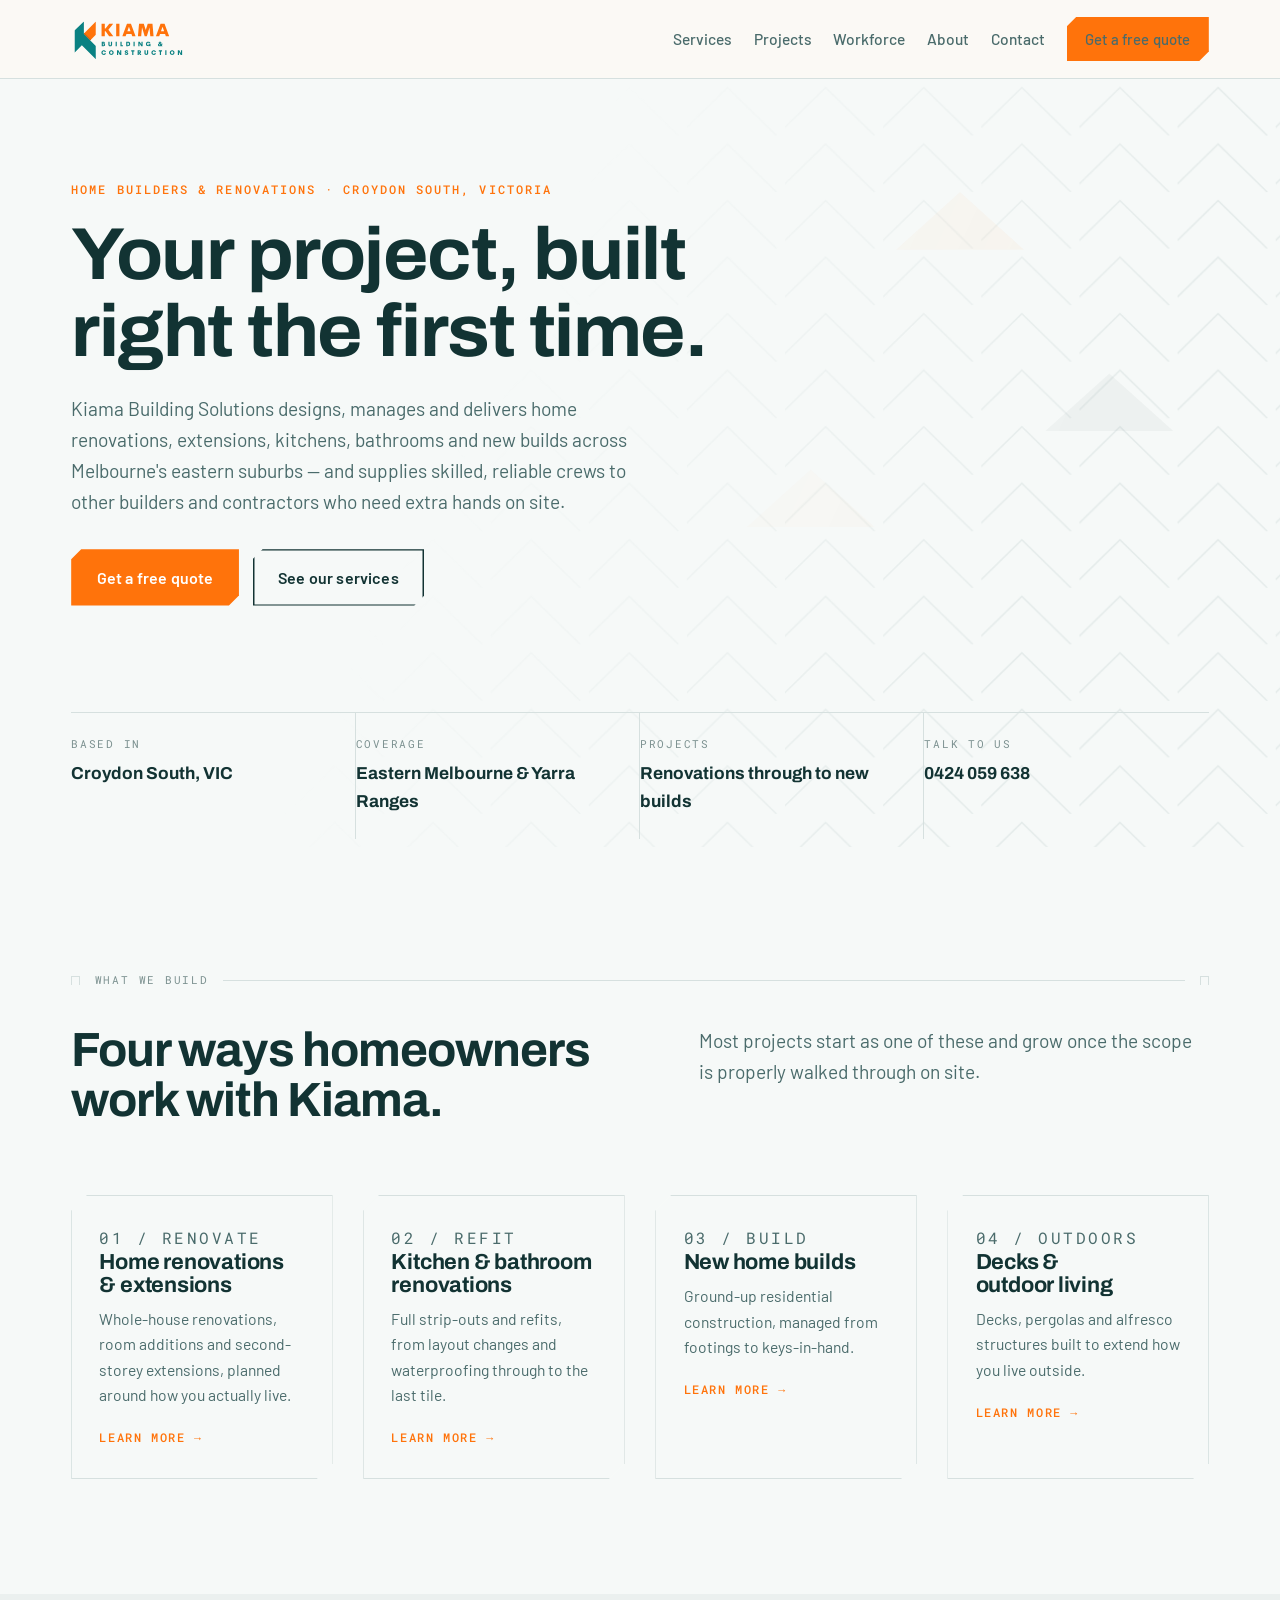
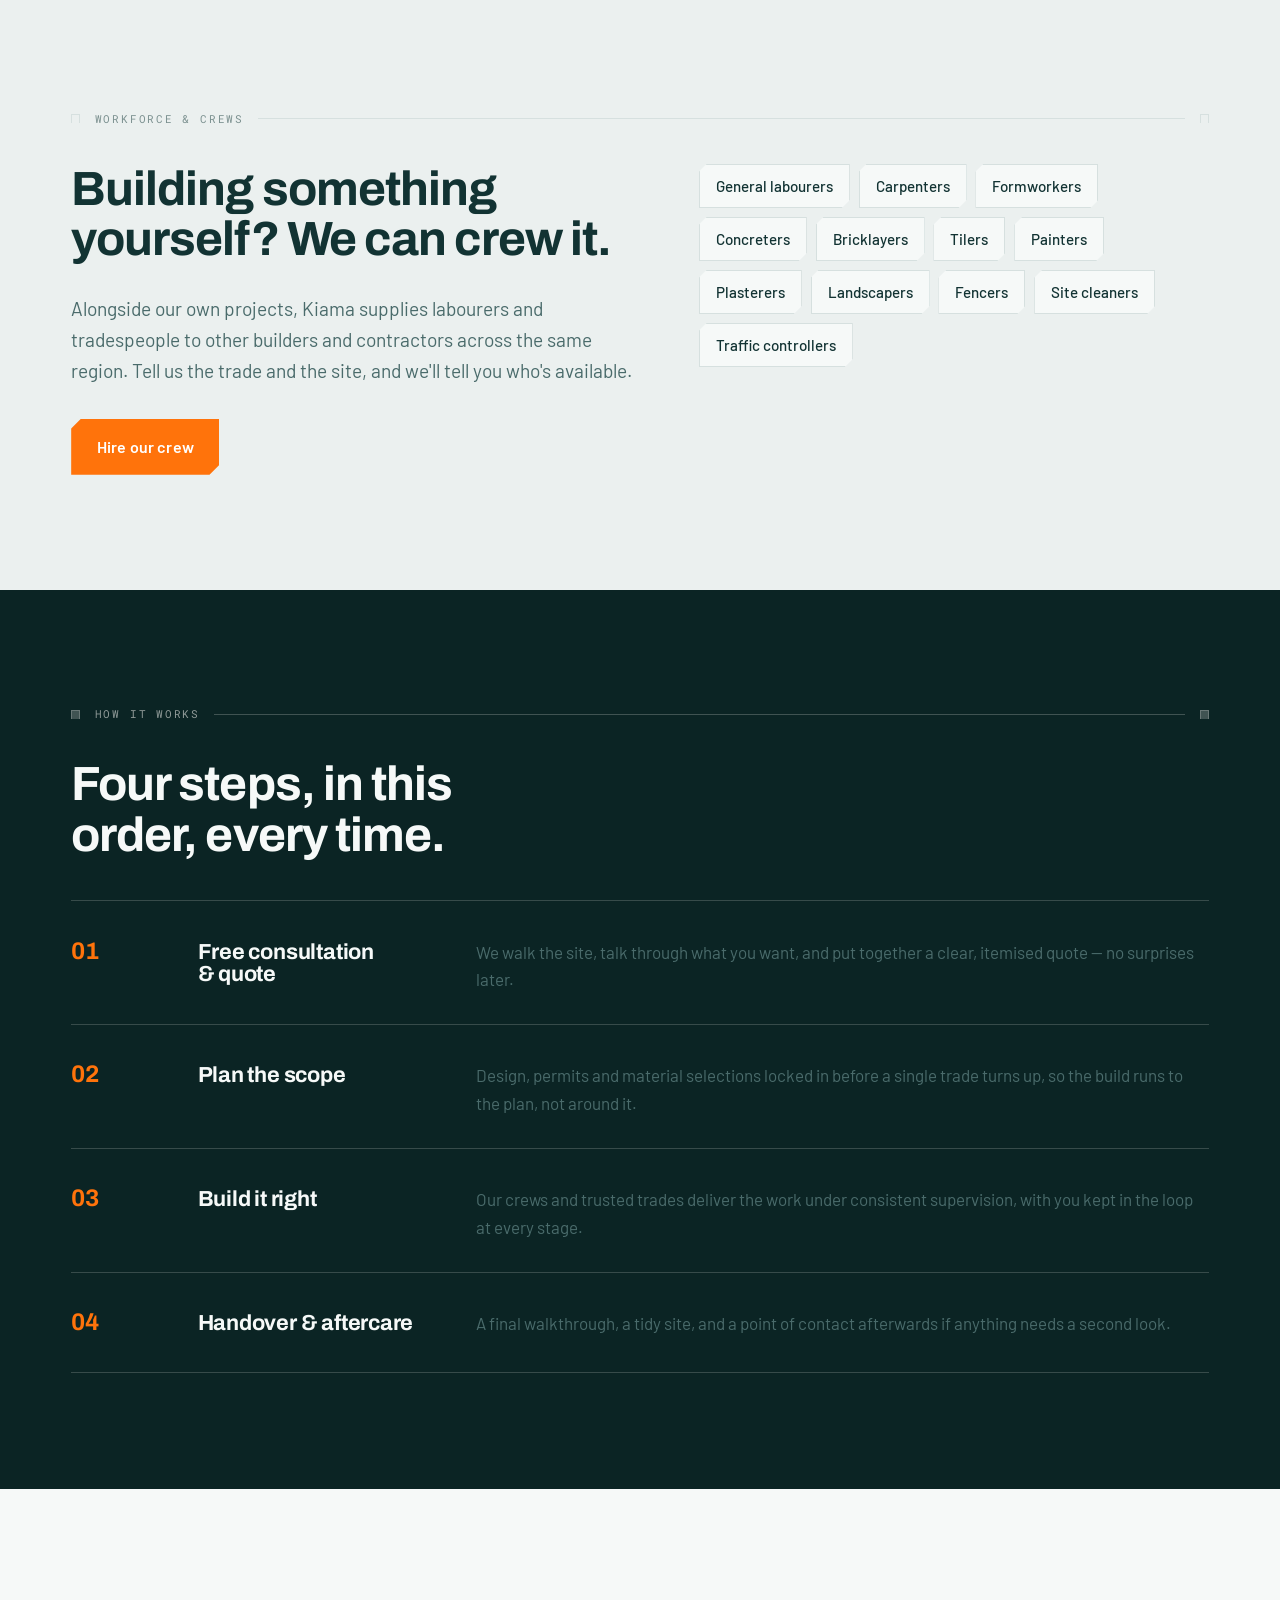
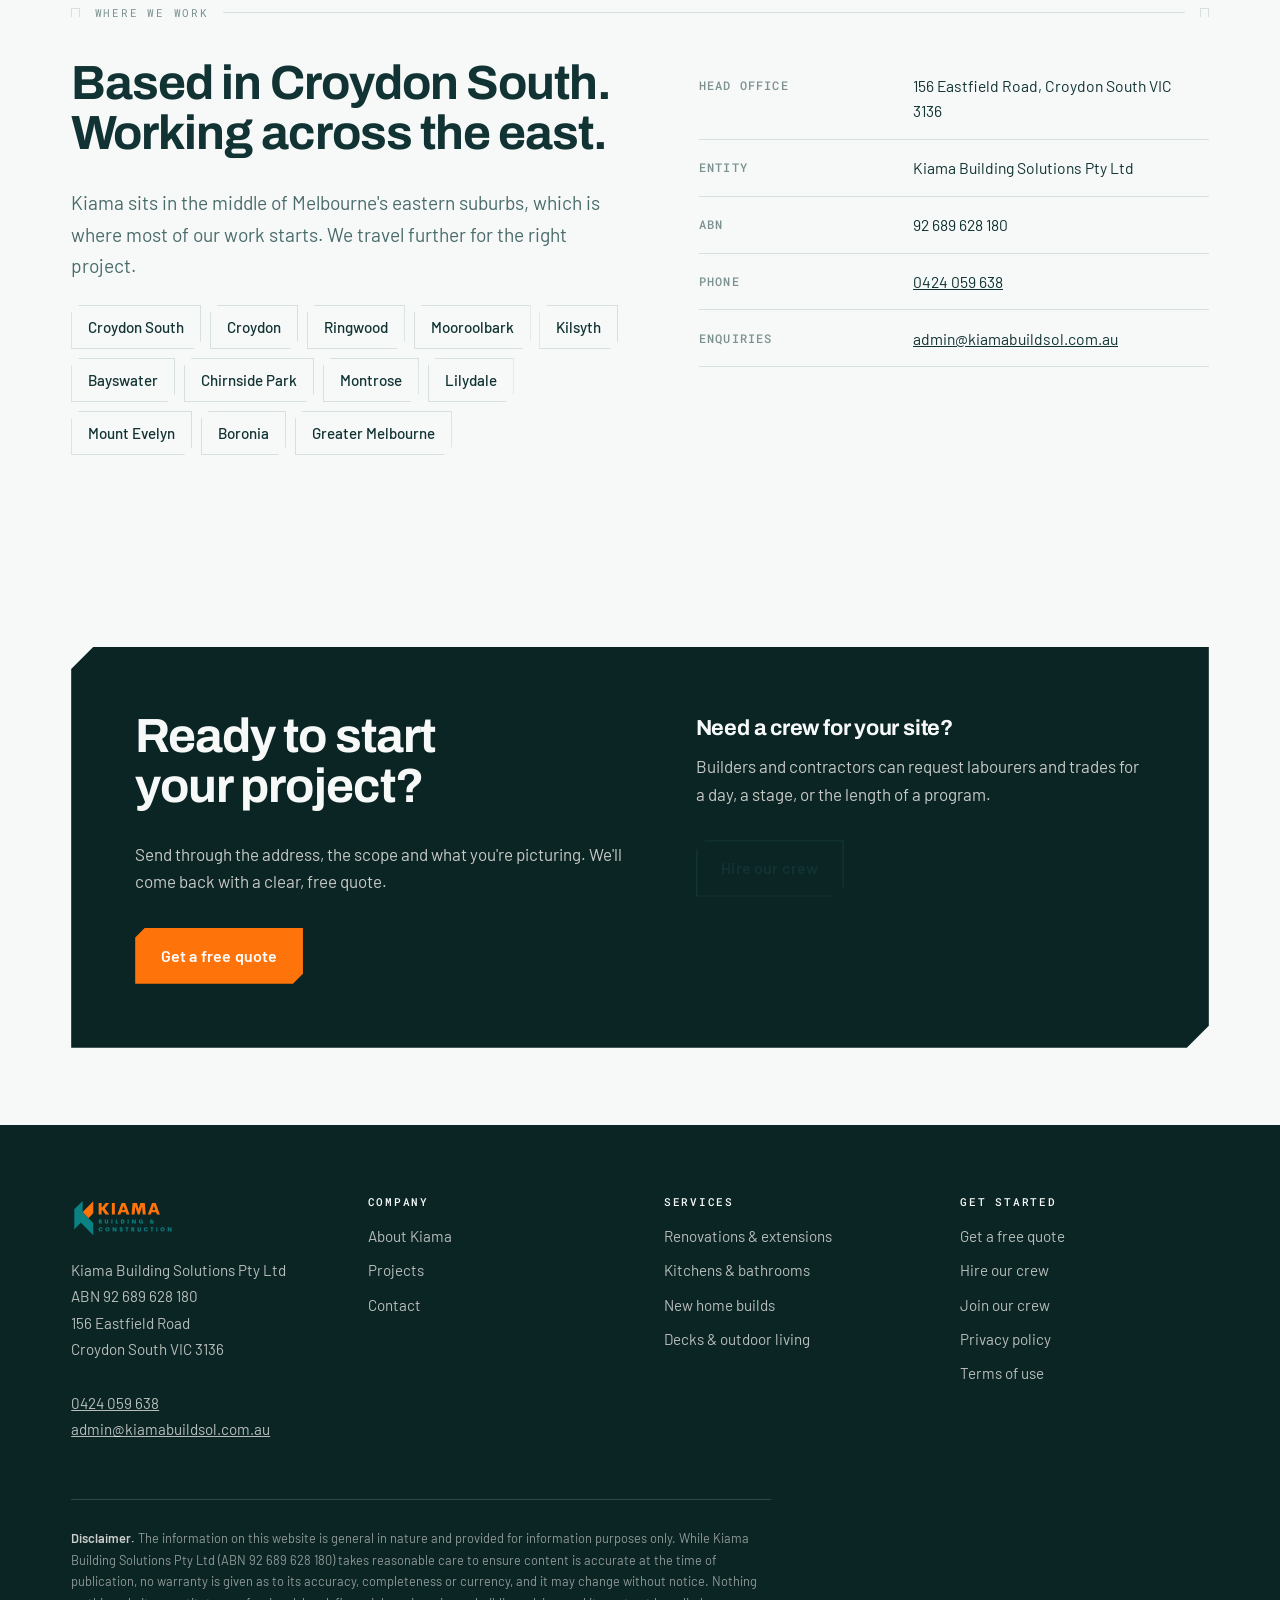
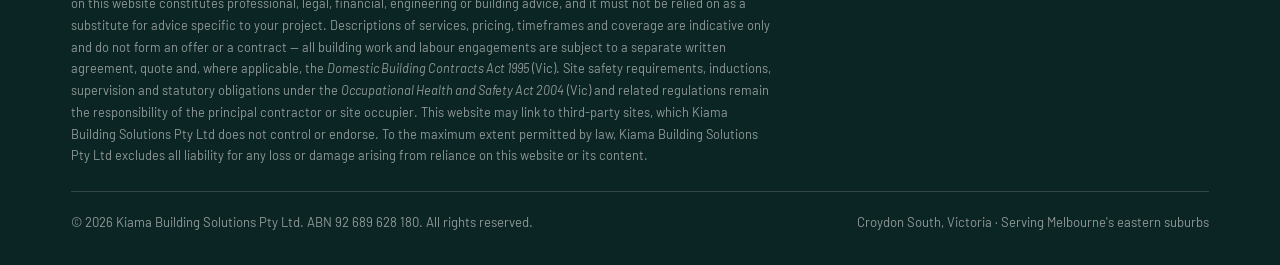
<file: index.html>
<!DOCTYPE html>
<html lang="en-AU">
<head>
<meta charset="utf-8">
<meta name="viewport" content="width=device-width, initial-scale=1">
<title>Home Renovations &amp; Builders Croydon South | Kiama Building Solutions</title>
<meta name="description" content="Kiama Building Solutions delivers home renovations, extensions, kitchens, bathrooms and new builds across Melbourne's eastern suburbs, and supplies skilled crews to other builders. Based in Croydon South.">
<link rel="canonical" href="https://www.kiamabuildsol.com.au/">
<meta name="robots" content="index, follow, max-image-preview:large">
<meta name="theme-color" content="#FF730B">
<meta name="geo.region" content="AU-VIC">
<meta name="geo.placename" content="Croydon South, Victoria">

<meta property="og:type" content="website">
<meta property="og:site_name" content="Kiama Building Solutions">
<meta property="og:locale" content="en_AU">
<meta property="og:title" content="Home Renovations &amp; Builders Croydon South | Kiama Building Solutions">
<meta property="og:description" content="Home renovations, extensions, kitchens, bathrooms and new builds across Melbourne's eastern suburbs, plus skilled crews supplied to other builders.">
<meta property="og:url" content="https://www.kiamabuildsol.com.au/">
<meta property="og:image" content="https://www.kiamabuildsol.com.au/assets/og-image.png">
<meta property="og:image:width" content="1200">
<meta property="og:image:height" content="630">
<meta name="twitter:card" content="summary_large_image">
<meta name="twitter:title" content="Home Renovations &amp; Builders Croydon South | Kiama Building Solutions">
<meta name="twitter:description" content="Home renovations, extensions, kitchens, bathrooms and new builds across Melbourne's eastern suburbs, plus skilled crews supplied to other builders.">
<meta name="twitter:image" content="https://www.kiamabuildsol.com.au/assets/og-image.png">

<link rel="icon" href="/assets/favicon.svg" type="image/svg+xml">
<link rel="icon" href="/assets/favicon.ico" sizes="any">
<link rel="icon" href="/assets/favicon-512.png" type="image/png">
<link rel="apple-touch-icon" href="/assets/apple-touch-icon.png">

<link rel="preconnect" href="https://fonts.googleapis.com">
<link rel="preconnect" href="https://fonts.gstatic.com" crossorigin>
<link rel="stylesheet" href="https://fonts.googleapis.com/css2?family=Archivo:wght@400;600;700;800&family=Barlow:wght@400;500;600&family=Roboto+Mono:wght@400;500&display=swap">
<link rel="stylesheet" href="/css/style.css">
<script type="application/ld+json">
{
  "@context": "https://schema.org",
  "@type": ["GeneralContractor", "HomeAndConstructionBusiness"],
  "@id": "https://www.kiamabuildsol.com.au/#organisation",
  "name": "Kiama Building Solutions",
  "legalName": "Kiama Building Solutions Pty Ltd",
  "url": "https://www.kiamabuildsol.com.au/",
  "logo": "https://www.kiamabuildsol.com.au/assets/og-image.png",
  "image": "https://www.kiamabuildsol.com.au/assets/og-image.png",
  "description": "Home renovations, extensions, new builds and outdoor living projects across Melbourne's eastern suburbs, plus skilled building crews supplied to other builders and contractors. Based in Croydon South.",
  "telephone": "0424 059 638",
  "email": "admin@kiamabuildsol.com.au",
  "identifier": {"@type": "PropertyValue", "name": "ABN", "value": "92 689 628 180"},
  "founder": {"@type": "Person", "name": "Komalben Mehta"},
  "address": {
    "@type": "PostalAddress",
    "streetAddress": "156 Eastfield Road",
    "addressLocality": "Croydon South",
    "addressRegion": "VIC",
    "postalCode": "3136",
    "addressCountry": "AU"
  },
  "areaServed": [
    {"@type": "City", "name": "Melbourne"},
    {"@type": "AdministrativeArea", "name": "Eastern Melbourne"},
    {"@type": "AdministrativeArea", "name": "Yarra Ranges"},
    {"@type": "AdministrativeArea", "name": "Maroondah"},
    {"@type": "State", "name": "Victoria"}
  ],
  "knowsAbout": ["Home renovations", "House extensions", "Kitchen renovations", "Bathroom renovations", "New home builds", "Decks and pergolas", "Construction labour hire"],
  "openingHoursSpecification": [{
    "@type": "OpeningHoursSpecification",
    "dayOfWeek": ["Monday","Tuesday","Wednesday","Thursday","Friday"],
    "opens": "07:00", "closes": "17:00"
  }],
  "contactPoint": [{
    "@type": "ContactPoint",
    "telephone": "0424 059 638",
    "email": "admin@kiamabuildsol.com.au",
    "contactType": "customer service",
    "areaServed": "AU",
    "availableLanguage": "English"
  }]
}
</script>
<script type="application/ld+json">
{"@context":"https://schema.org","@type":"WebSite","url":"https://www.kiamabuildsol.com.au/","name":"Kiama Building Solutions","publisher":{"@id":"https://www.kiamabuildsol.com.au/#organisation"}}
</script>
</head>
<body>
<a class="skip" href="#main">Skip to content</a>
<header class="site-head">
  <div class="wrap head-in">
    <a class="brand" href="/" aria-label="Kiama Building Solutions — home">
      <img class="brand-logo" src="/assets/kiama-logo.svg" alt="Kiama Building Solutions" width="670" height="255">
    </a>
    <button class="nav-toggle" type="button" aria-expanded="false" aria-controls="primary-nav" aria-label="Open menu">
      <svg viewBox="0 0 24 24" fill="none" stroke="currentColor" stroke-width="2" aria-hidden="true"><path d="M3 6h18M3 12h18M3 18h18"/></svg>
    </button>
    <nav class="nav" id="primary-nav" data-open="false" aria-label="Primary">
      <a href="/services.html">Services</a>
      <a href="/projects.html">Projects</a>
      <a href="/workforce.html">Workforce</a>
      <a href="/about.html">About</a>
      <a href="/contact.html">Contact</a>
      <a class="btn btn--primary" href="/contact.html?type=Get%20a%20quote">Get a free quote</a>
    </nav>
  </div>
</header>

<main id="main">

  <section class="hero">
    <svg class="hero-pattern" viewBox="0 0 1200 720" preserveAspectRatio="xMaxYMid slice" aria-hidden="true" focusable="false">
      <defs>
        <pattern id="roofline" width="92" height="53" patternUnits="userSpaceOnUse">
          <path d="M-8,53 L38,8 L84,53" fill="none" stroke="var(--line)" stroke-width="1.4"/>
        </pattern>
      </defs>
      <rect width="1200" height="720" fill="url(#roofline)"/>
      <path d="M840,160 L900,106 L960,160 Z" fill="var(--clay)" opacity="0.1"/>
      <path d="M980,330 L1040,276 L1100,330 Z" fill="var(--slate)" opacity="0.07"/>
      <path d="M700,420 L760,366 L820,420 Z" fill="var(--clay)" opacity="0.06"/>
    </svg>
    <div class="wrap hero-in">
      <span class="eyebrow">Home builders &amp; renovations &middot; Croydon South, Victoria</span>
      <h1>Your project, built right the first time.</h1>
      <p class="lead">Kiama Building Solutions designs, manages and delivers home renovations, extensions, kitchens,
        bathrooms and new builds across Melbourne's eastern suburbs — and supplies skilled, reliable crews to other
        builders and contractors who need extra hands on site.</p>
      <div class="btn-row">
        <a class="btn btn--primary" href="/contact.html?type=Get%20a%20quote">Get a free quote</a>
        <a class="btn btn--ghost" href="/services.html">See our services</a>
      </div>
    </div>
    <div class="wrap">
      <dl class="hero-facts">
        <div><dt>Based in</dt><dd>Croydon South, VIC</dd></div>
        <div><dt>Coverage</dt><dd>Eastern Melbourne &amp; Yarra Ranges</dd></div>
        <div><dt>Projects</dt><dd>Renovations through to new builds</dd></div>
        <div><dt>Talk to us</dt><dd><a href="tel:+61424059638" style="text-decoration:none">0424 059 638</a></dd></div>
      </dl>
    </div>
  </section>

  <section class="section">
    <div class="wrap">
      <p class="dimline"><span>What we build</span><i></i></p>
      <div class="split reveal">
        <div>
          <h2>Four ways homeowners work with Kiama.</h2>
        </div>
        <div>
          <p class="lead">Most projects start as one of these and grow once the scope is properly walked through on
            site.</p>
        </div>
      </div>
      <div class="grid grid--4 reveal" style="margin-top:2.5rem">
        <a class="card chamfer" href="/services.html#renovations">
          <p class="card-tag">01 / Renovate</p>
          <h3>Home renovations &amp; extensions</h3>
          <p>Whole-house renovations, room additions and second-storey extensions, planned around how you actually
            live.</p>
          <span class="more">Learn more &rarr;</span>
        </a>
        <a class="card chamfer" href="/services.html#kitchens-bathrooms">
          <p class="card-tag">02 / Refit</p>
          <h3>Kitchen &amp; bathroom renovations</h3>
          <p>Full strip-outs and refits, from layout changes and waterproofing through to the last tile.</p>
          <span class="more">Learn more &rarr;</span>
        </a>
        <a class="card chamfer" href="/services.html#new-builds">
          <p class="card-tag">03 / Build</p>
          <h3>New home builds</h3>
          <p>Ground-up residential construction, managed from footings to keys-in-hand.</p>
          <span class="more">Learn more &rarr;</span>
        </a>
        <a class="card chamfer" href="/services.html#outdoor-living">
          <p class="card-tag">04 / Outdoors</p>
          <h3>Decks &amp; outdoor living</h3>
          <p>Decks, pergolas and alfresco structures built to extend how you live outside.</p>
          <span class="more">Learn more &rarr;</span>
        </a>
      </div>
    </div>
  </section>

  <section class="section section--concrete">
    <div class="wrap">
      <p class="dimline"><span>Workforce &amp; crews</span><i></i></p>
      <div class="split">
        <div class="reveal">
          <h2>Building something yourself? We can crew it.</h2>
          <p class="lead">Alongside our own projects, Kiama supplies labourers and tradespeople to other builders and
            contractors across the same region. Tell us the trade and the site, and we'll tell you who's available.</p>
          <div class="btn-row">
            <a class="btn btn--primary" href="/workforce.html">Hire our crew</a>
          </div>
        </div>
        <ul class="chips reveal">
          <li>General labourers</li>
          <li>Carpenters</li>
          <li>Formworkers</li>
          <li>Concreters</li>
          <li>Bricklayers</li>
          <li>Tilers</li>
          <li>Painters</li>
          <li>Plasterers</li>
          <li>Landscapers</li>
          <li>Fencers</li>
          <li>Site cleaners</li>
          <li>Traffic controllers</li>
        </ul>
      </div>
    </div>
  </section>

  <section class="section section--ink">
    <div class="wrap">
      <p class="dimline"><span>How it works</span><i></i></p>
      <h2 style="max-width:20ch">Four steps, in this order, every time.</h2>
      <div class="steps reveal" style="margin-top:2.5rem">
        <div class="step">
          <h3>Free consultation &amp; quote</h3>
          <p>We walk the site, talk through what you want, and put together a clear, itemised quote — no surprises
            later.</p>
        </div>
        <div class="step">
          <h3>Plan the scope</h3>
          <p>Design, permits and material selections locked in before a single trade turns up, so the build runs to
            the plan, not around it.</p>
        </div>
        <div class="step">
          <h3>Build it right</h3>
          <p>Our crews and trusted trades deliver the work under consistent supervision, with you kept in the loop at
            every stage.</p>
        </div>
        <div class="step">
          <h3>Handover &amp; aftercare</h3>
          <p>A final walkthrough, a tidy site, and a point of contact afterwards if anything needs a second look.</p>
        </div>
      </div>
    </div>
  </section>

  <section class="section">
    <div class="wrap">
      <p class="dimline"><span>Where we work</span><i></i></p>
      <div class="split">
        <div class="reveal">
          <h2>Based in Croydon South. Working across the east.</h2>
          <p class="lead">Kiama sits in the middle of Melbourne's eastern suburbs, which is where most of our work
            starts. We travel further for the right project.</p>
          <ul class="chips" style="margin-top:1.5rem">
            <li>Croydon South</li><li>Croydon</li><li>Ringwood</li><li>Mooroolbark</li>
            <li>Kilsyth</li><li>Bayswater</li><li>Chirnside Park</li><li>Montrose</li>
            <li>Lilydale</li><li>Mount Evelyn</li><li>Boronia</li><li>Greater Melbourne</li>
          </ul>
        </div>
        <div class="reveal">
          <table class="spec">
            <tr><th>Head office</th><td>156 Eastfield Road, Croydon South VIC 3136</td></tr>
            <tr><th>Entity</th><td>Kiama Building Solutions Pty Ltd</td></tr>
            <tr><th>ABN</th><td>92 689 628 180</td></tr>
            <tr><th>Phone</th><td><a href="tel:+61424059638">0424 059 638</a></td></tr>
            <tr><th>Enquiries</th><td><a href="mailto:admin@kiamabuildsol.com.au">admin@kiamabuildsol.com.au</a></td></tr>
          </table>
        </div>
      </div>
    </div>
  </section>

  <section class="section section--tight">
    <div class="wrap">
      <div class="band chamfer reveal">
        <div class="split">
          <div>
            <h2>Ready to start your project?</h2>
            <p>Send through the address, the scope and what you're picturing. We'll come back with a clear, free
              quote.</p>
            <div class="btn-row">
              <a class="btn btn--primary" href="/contact.html?type=Get%20a%20quote">Get a free quote</a>
            </div>
          </div>
          <div>
            <h3 style="margin-top:.4rem">Need a crew for your site?</h3>
            <p>Builders and contractors can request labourers and trades for a day, a stage, or the length of a
              program.</p>
            <div class="btn-row">
              <a class="btn btn--ghost" href="/workforce.html">Hire our crew</a>
            </div>
          </div>
        </div>
      </div>
    </div>
  </section>

</main>
<footer class="site-foot">
  <div class="wrap">
    <div class="foot-top">
      <div class="foot-brand">
        <div class="brand">
          <img class="brand-logo" src="/assets/kiama-logo.svg" alt="Kiama Building Solutions" width="670" height="255">
        </div>
        <address>
          Kiama Building Solutions Pty Ltd<br>
          ABN 92 689 628 180<br>
          156 Eastfield Road<br>
          Croydon South VIC 3136<br><br>
          <a href="tel:+61424059638">0424 059 638</a><br>
          <a href="mailto:admin@kiamabuildsol.com.au">admin@kiamabuildsol.com.au</a>
        </address>
      </div>
      <div>
        <h4>Company</h4>
        <ul class="foot-links">
          <li><a href="/about.html">About Kiama</a></li>
          <li><a href="/projects.html">Projects</a></li>
          <li><a href="/contact.html">Contact</a></li>
        </ul>
      </div>
      <div>
        <h4>Services</h4>
        <ul class="foot-links">
          <li><a href="/services.html#renovations">Renovations &amp; extensions</a></li>
          <li><a href="/services.html#kitchens-bathrooms">Kitchens &amp; bathrooms</a></li>
          <li><a href="/services.html#new-builds">New home builds</a></li>
          <li><a href="/services.html#outdoor-living">Decks &amp; outdoor living</a></li>
        </ul>
      </div>
      <div>
        <h4>Get started</h4>
        <ul class="foot-links">
          <li><a href="/contact.html?type=Get%20a%20quote">Get a free quote</a></li>
          <li><a href="/workforce.html">Hire our crew</a></li>
          <li><a href="/workforce.html#join">Join our crew</a></li>
          <li><a href="/privacy.html">Privacy policy</a></li>
          <li><a href="/terms.html">Terms of use</a></li>
        </ul>
      </div>
    </div>

    <p class="foot-disclaimer"><strong>Disclaimer.</strong> The information on this website is general in nature and provided for
information purposes only. While Kiama Building Solutions Pty Ltd (ABN 92 689 628 180) takes reasonable care to
ensure content is accurate at the time of publication, no warranty is given as to its accuracy, completeness or
currency, and it may change without notice. Nothing on this website constitutes professional, legal, financial,
engineering or building advice, and it must not be relied on as a substitute for advice specific to your project.
Descriptions of services, pricing, timeframes and coverage are indicative only and do not form an offer or a
contract — all building work and labour engagements are subject to a separate written agreement, quote and, where
applicable, the <em>Domestic Building Contracts Act 1995</em> (Vic). Site safety requirements, inductions, supervision
and statutory obligations under the <em>Occupational Health and Safety Act 2004</em> (Vic) and related regulations
remain the responsibility of the principal contractor or site occupier. This website may link to third-party sites,
which Kiama Building Solutions Pty Ltd does not control or endorse. To the maximum extent permitted by law, Kiama
Building Solutions Pty Ltd excludes all liability for any loss or damage arising from reliance on this website or its
content.</p>

    <div class="foot-base">
      <span>&copy; <span data-year>2026</span> Kiama Building Solutions Pty Ltd. ABN 92 689 628 180. All rights reserved.</span>
      <span>Croydon South, Victoria &middot; Serving Melbourne's eastern suburbs</span>
    </div>
  </div>
</footer>
<script src="/js/main.js" defer></script>
</body>
</html>
</file>
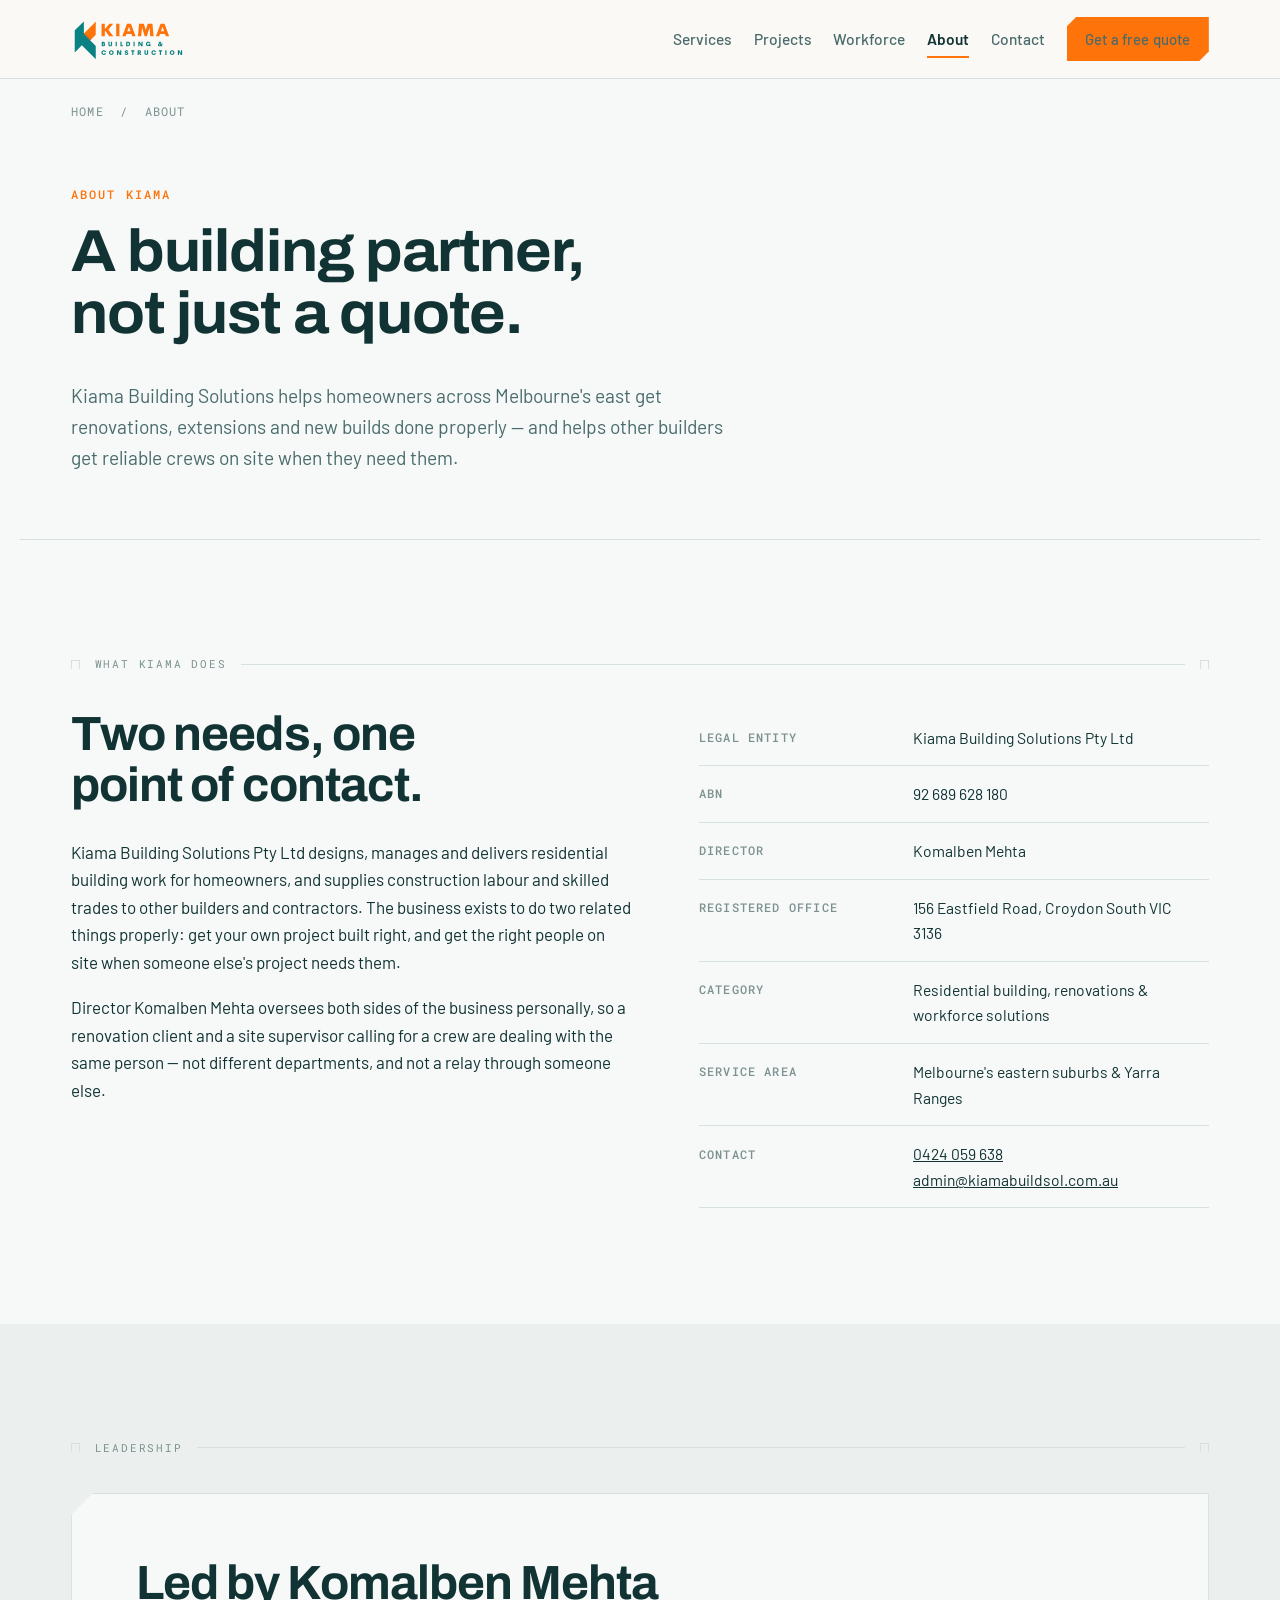
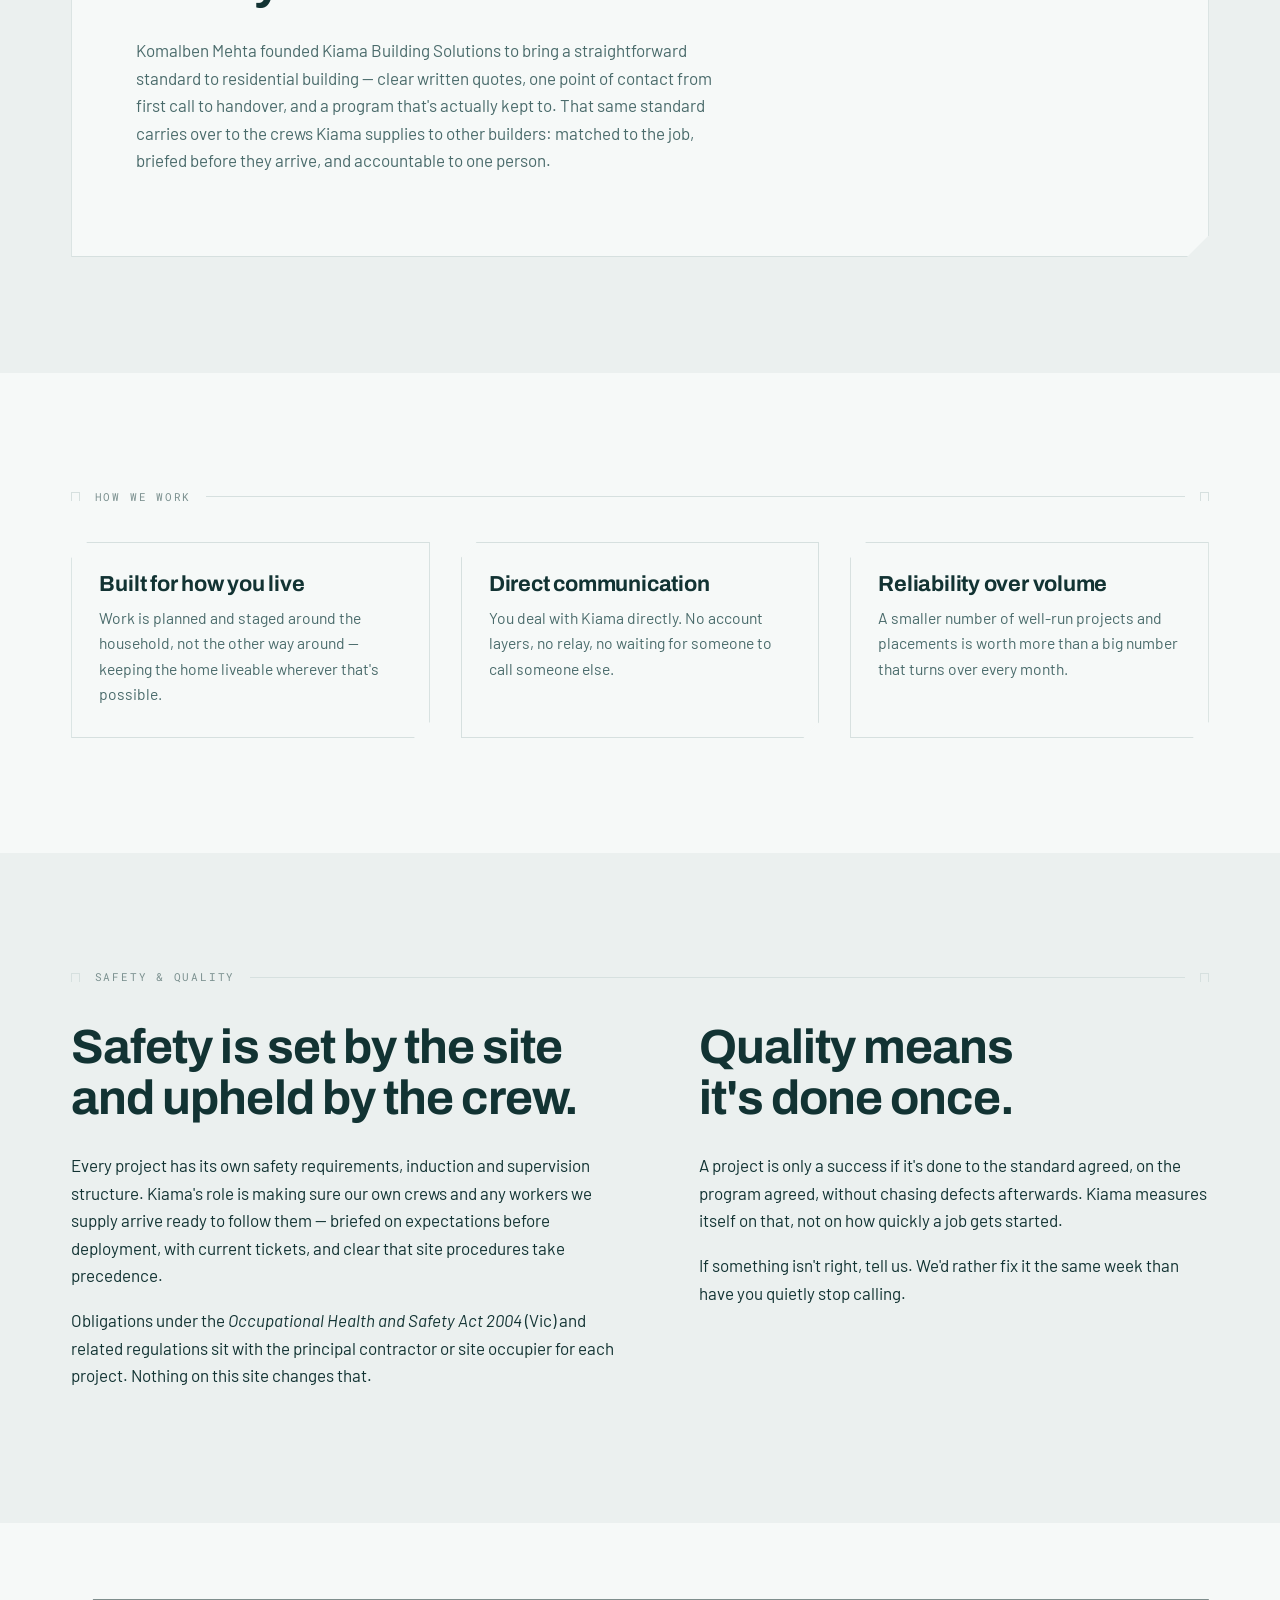
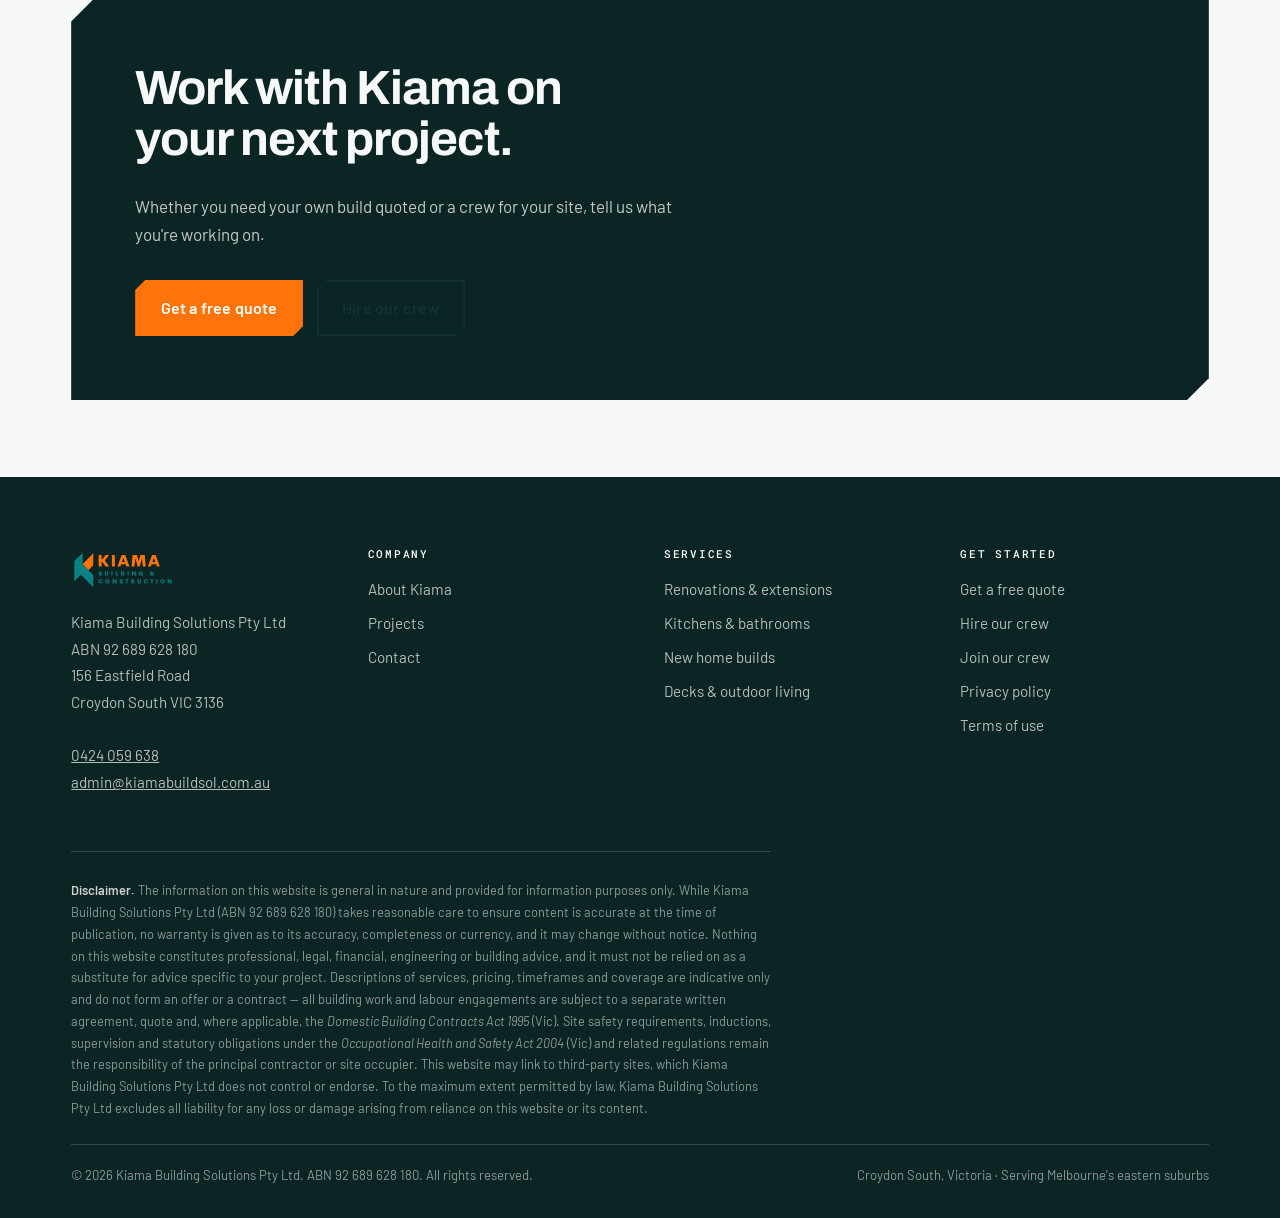
<file: about.html>
<!DOCTYPE html>
<html lang="en-AU">
<head>
<meta charset="utf-8">
<meta name="viewport" content="width=device-width, initial-scale=1">
<title>About Kiama Building Solutions | Croydon South, Victoria</title>
<meta name="description" content="Kiama Building Solutions Pty Ltd (ABN 92 689 628 180) is a residential building company based in Croydon South, led by director Komalben Mehta, delivering renovations and supplying crews across Melbourne's east.">
<link rel="canonical" href="https://www.kiamabuildsol.com.au/about.html">
<meta name="robots" content="index, follow, max-image-preview:large">
<meta name="theme-color" content="#FF730B">
<meta name="geo.region" content="AU-VIC">
<meta name="geo.placename" content="Croydon South, Victoria">

<meta property="og:type" content="website">
<meta property="og:site_name" content="Kiama Building Solutions">
<meta property="og:locale" content="en_AU">
<meta property="og:title" content="About Kiama Building Solutions | Croydon South, Victoria">
<meta property="og:description" content="A residential building company based in Croydon South, led by director Komalben Mehta.">
<meta property="og:url" content="https://www.kiamabuildsol.com.au/about.html">
<meta property="og:image" content="https://www.kiamabuildsol.com.au/assets/og-image.png">
<meta property="og:image:width" content="1200">
<meta property="og:image:height" content="630">
<meta name="twitter:card" content="summary_large_image">
<meta name="twitter:title" content="About Kiama Building Solutions | Croydon South, Victoria">
<meta name="twitter:description" content="A residential building company based in Croydon South, led by director Komalben Mehta.">
<meta name="twitter:image" content="https://www.kiamabuildsol.com.au/assets/og-image.png">

<link rel="icon" href="/assets/favicon.svg" type="image/svg+xml">
<link rel="icon" href="/assets/favicon.ico" sizes="any">
<link rel="icon" href="/assets/favicon-512.png" type="image/png">
<link rel="apple-touch-icon" href="/assets/apple-touch-icon.png">

<link rel="preconnect" href="https://fonts.googleapis.com">
<link rel="preconnect" href="https://fonts.gstatic.com" crossorigin>
<link rel="stylesheet" href="https://fonts.googleapis.com/css2?family=Archivo:wght@400;600;700;800&family=Barlow:wght@400;500;600&family=Roboto+Mono:wght@400;500&display=swap">
<link rel="stylesheet" href="/css/style.css">
<script type="application/ld+json">
{"@context":"https://schema.org","@type":"BreadcrumbList","itemListElement":[
{"@type":"ListItem","position":1,"name":"Home","item":"https://www.kiamabuildsol.com.au/"},
{"@type":"ListItem","position":2,"name":"About","item":"https://www.kiamabuildsol.com.au/about.html"}]}
</script>
</head>
<body>
<a class="skip" href="#main">Skip to content</a>
<header class="site-head">
  <div class="wrap head-in">
    <a class="brand" href="/" aria-label="Kiama Building Solutions — home">
      <img class="brand-logo" src="/assets/kiama-logo.svg" alt="Kiama Building Solutions" width="670" height="255">
    </a>
    <button class="nav-toggle" type="button" aria-expanded="false" aria-controls="primary-nav" aria-label="Open menu">
      <svg viewBox="0 0 24 24" fill="none" stroke="currentColor" stroke-width="2" aria-hidden="true"><path d="M3 6h18M3 12h18M3 18h18"/></svg>
    </button>
    <nav class="nav" id="primary-nav" data-open="false" aria-label="Primary">
      <a href="/services.html">Services</a>
      <a href="/projects.html">Projects</a>
      <a href="/workforce.html">Workforce</a>
      <a href="/about.html" aria-current="page">About</a>
      <a href="/contact.html">Contact</a>
      <a class="btn btn--primary" href="/contact.html?type=Get%20a%20quote">Get a free quote</a>
    </nav>
  </div>
</header>

<div class="wrap crumbs"><a href="/">Home</a> &nbsp;/&nbsp; About</div>
<main id="main">
  <section class="wrap page-head">
    <span class="eyebrow">About Kiama</span>
    <h1>A building partner, not just a quote.</h1>
    <p class="lead">Kiama Building Solutions helps homeowners across Melbourne's east get renovations, extensions and
      new builds done properly — and helps other builders get reliable crews on site when they need them.</p>
  </section>

  <section class="section">
    <div class="wrap">
      <p class="dimline"><span>What Kiama does</span><i></i></p>
      <div class="split">
        <div class="reveal">
          <h2>Two needs, one point of contact.</h2>
          <p>Kiama Building Solutions Pty Ltd designs, manages and delivers residential building work for homeowners,
            and supplies construction labour and skilled trades to other builders and contractors. The business
            exists to do two related things properly: get your own project built right, and get the right people on
            site when someone else's project needs them.</p>
          <p>Director Komalben Mehta oversees both sides of the business personally, so a renovation client and a
            site supervisor calling for a crew are dealing with the same person — not different departments, and not
            a relay through someone else.</p>
        </div>
        <div class="reveal">
          <table class="spec">
            <tr><th>Legal entity</th><td>Kiama Building Solutions Pty Ltd</td></tr>
            <tr><th>ABN</th><td>92 689 628 180</td></tr>
            <tr><th>Director</th><td>Komalben Mehta</td></tr>
            <tr><th>Registered office</th><td>156 Eastfield Road, Croydon South VIC 3136</td></tr>
            <tr><th>Category</th><td>Residential building, renovations &amp; workforce solutions</td></tr>
            <tr><th>Service area</th><td>Melbourne's eastern suburbs &amp; Yarra Ranges</td></tr>
            <tr><th>Contact</th><td><a href="tel:+61424059638">0424 059 638</a><br><a href="mailto:admin@kiamabuildsol.com.au">admin@kiamabuildsol.com.au</a></td></tr>
          </table>
        </div>
      </div>
    </div>
  </section>

  <section class="section section--concrete">
    <div class="wrap">
      <p class="dimline"><span>Leadership</span><i></i></p>
      <div class="band chamfer reveal" style="background:var(--paper);color:var(--slate);border:1px solid var(--line)">
        <h2 style="color:var(--slate)">Led by Komalben Mehta</h2>
        <p style="color:var(--slate-soft)">Komalben Mehta founded Kiama Building Solutions to bring a straightforward
          standard to residential building — clear written quotes, one point of contact from first call to handover,
          and a program that's actually kept to. That same standard carries over to the crews Kiama supplies to other
          builders: matched to the job, briefed before they arrive, and accountable to one person.</p>
      </div>
    </div>
  </section>

  <section class="section">
    <div class="wrap">
      <p class="dimline"><span>How we work</span><i></i></p>
      <div class="grid grid--3 reveal">
        <div class="card chamfer">
          <h3>Built for how you live</h3>
          <p>Work is planned and staged around the household, not the other way around — keeping the home liveable
            wherever that's possible.</p>
        </div>
        <div class="card chamfer">
          <h3>Direct communication</h3>
          <p>You deal with Kiama directly. No account layers, no relay, no waiting for someone to call someone
            else.</p>
        </div>
        <div class="card chamfer">
          <h3>Reliability over volume</h3>
          <p>A smaller number of well-run projects and placements is worth more than a big number that turns over
            every month.</p>
        </div>
      </div>
    </div>
  </section>

  <section class="section section--concrete">
    <div class="wrap">
      <p class="dimline"><span>Safety &amp; quality</span><i></i></p>
      <div class="split">
        <div class="reveal">
          <h2>Safety is set by the site and upheld by the crew.</h2>
          <p>Every project has its own safety requirements, induction and supervision structure. Kiama's role is
            making sure our own crews and any workers we supply arrive ready to follow them — briefed on
            expectations before deployment, with current tickets, and clear that site procedures take precedence.</p>
          <p>Obligations under the <em>Occupational Health and Safety Act 2004</em> (Vic) and related regulations sit
            with the principal contractor or site occupier for each project. Nothing on this site changes that.</p>
        </div>
        <div class="reveal">
          <h2>Quality means it's done once.</h2>
          <p>A project is only a success if it's done to the standard agreed, on the program agreed, without chasing
            defects afterwards. Kiama measures itself on that, not on how quickly a job gets started.</p>
          <p>If something isn't right, tell us. We'd rather fix it the same week than have you quietly stop
            calling.</p>
        </div>
      </div>
    </div>
  </section>

  <section class="section section--tight">
    <div class="wrap">
      <div class="band chamfer reveal">
        <h2>Work with Kiama on your next project.</h2>
        <p>Whether you need your own build quoted or a crew for your site, tell us what you're working on.</p>
        <div class="btn-row">
          <a class="btn btn--primary" href="/contact.html?type=Get%20a%20quote">Get a free quote</a>
          <a class="btn btn--ghost" href="/workforce.html">Hire our crew</a>
        </div>
      </div>
    </div>
  </section>
</main>
<footer class="site-foot">
  <div class="wrap">
    <div class="foot-top">
      <div class="foot-brand">
        <div class="brand">
          <img class="brand-logo" src="/assets/kiama-logo.svg" alt="Kiama Building Solutions" width="670" height="255">
        </div>
        <address>
          Kiama Building Solutions Pty Ltd<br>
          ABN 92 689 628 180<br>
          156 Eastfield Road<br>
          Croydon South VIC 3136<br><br>
          <a href="tel:+61424059638">0424 059 638</a><br>
          <a href="mailto:admin@kiamabuildsol.com.au">admin@kiamabuildsol.com.au</a>
        </address>
      </div>
      <div>
        <h4>Company</h4>
        <ul class="foot-links">
          <li><a href="/about.html">About Kiama</a></li>
          <li><a href="/projects.html">Projects</a></li>
          <li><a href="/contact.html">Contact</a></li>
        </ul>
      </div>
      <div>
        <h4>Services</h4>
        <ul class="foot-links">
          <li><a href="/services.html#renovations">Renovations &amp; extensions</a></li>
          <li><a href="/services.html#kitchens-bathrooms">Kitchens &amp; bathrooms</a></li>
          <li><a href="/services.html#new-builds">New home builds</a></li>
          <li><a href="/services.html#outdoor-living">Decks &amp; outdoor living</a></li>
        </ul>
      </div>
      <div>
        <h4>Get started</h4>
        <ul class="foot-links">
          <li><a href="/contact.html?type=Get%20a%20quote">Get a free quote</a></li>
          <li><a href="/workforce.html">Hire our crew</a></li>
          <li><a href="/workforce.html#join">Join our crew</a></li>
          <li><a href="/privacy.html">Privacy policy</a></li>
          <li><a href="/terms.html">Terms of use</a></li>
        </ul>
      </div>
    </div>

    <p class="foot-disclaimer"><strong>Disclaimer.</strong> The information on this website is general in nature and provided for
information purposes only. While Kiama Building Solutions Pty Ltd (ABN 92 689 628 180) takes reasonable care to
ensure content is accurate at the time of publication, no warranty is given as to its accuracy, completeness or
currency, and it may change without notice. Nothing on this website constitutes professional, legal, financial,
engineering or building advice, and it must not be relied on as a substitute for advice specific to your project.
Descriptions of services, pricing, timeframes and coverage are indicative only and do not form an offer or a
contract — all building work and labour engagements are subject to a separate written agreement, quote and, where
applicable, the <em>Domestic Building Contracts Act 1995</em> (Vic). Site safety requirements, inductions, supervision
and statutory obligations under the <em>Occupational Health and Safety Act 2004</em> (Vic) and related regulations
remain the responsibility of the principal contractor or site occupier. This website may link to third-party sites,
which Kiama Building Solutions Pty Ltd does not control or endorse. To the maximum extent permitted by law, Kiama
Building Solutions Pty Ltd excludes all liability for any loss or damage arising from reliance on this website or its
content.</p>

    <div class="foot-base">
      <span>&copy; <span data-year>2026</span> Kiama Building Solutions Pty Ltd. ABN 92 689 628 180. All rights reserved.</span>
      <span>Croydon South, Victoria &middot; Serving Melbourne's eastern suburbs</span>
    </div>
  </div>
</footer>
<script src="/js/main.js" defer></script>
</body>
</html>
</file>
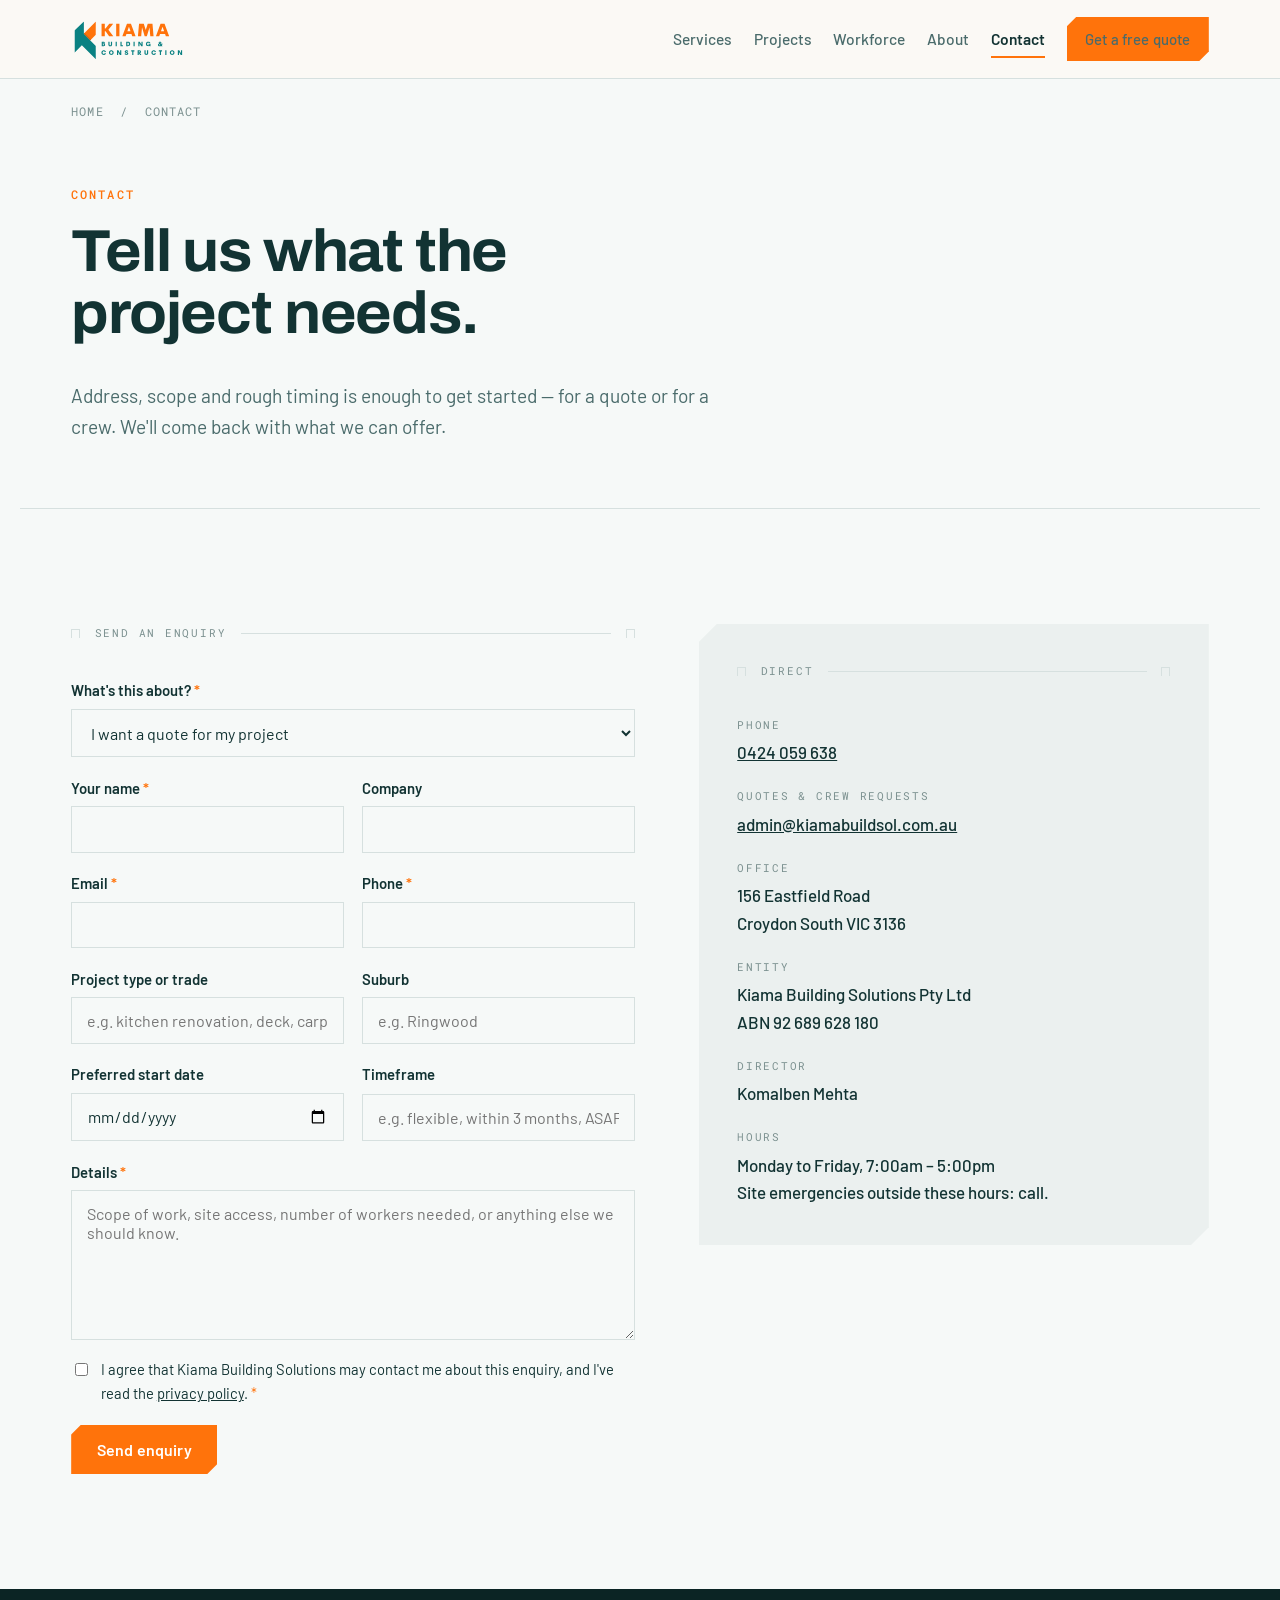
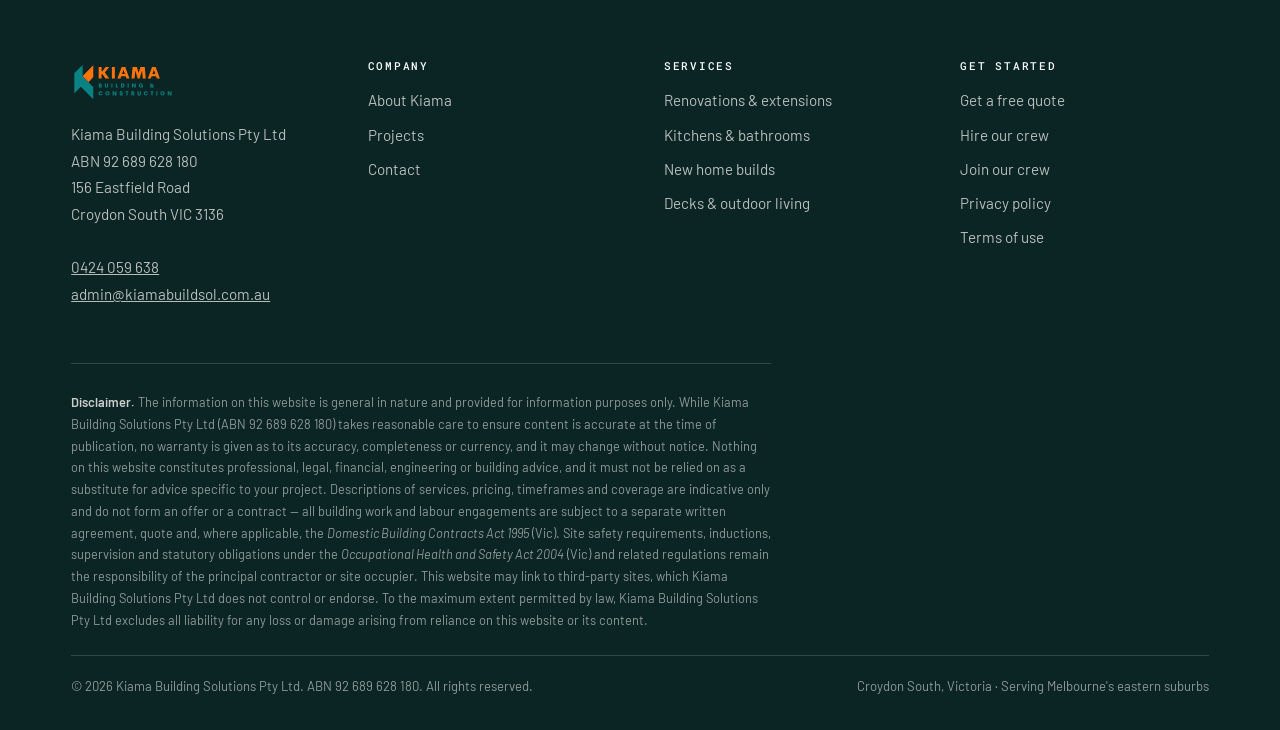
<file: contact.html>
<!DOCTYPE html>
<html lang="en-AU">
<head>
<meta charset="utf-8">
<meta name="viewport" content="width=device-width, initial-scale=1">
<title>Contact Kiama Building Solutions | Croydon South, Victoria</title>
<meta name="description" content="Get a free quote or request a crew. Kiama Building Solutions, 156 Eastfield Road, Croydon South VIC 3136. Phone 0424 059 638.">
<link rel="canonical" href="https://www.kiamabuildsol.com.au/contact.html">
<meta name="robots" content="index, follow, max-image-preview:large">
<meta name="theme-color" content="#FF730B">
<meta name="geo.region" content="AU-VIC">
<meta name="geo.placename" content="Croydon South, Victoria">

<meta property="og:type" content="website">
<meta property="og:site_name" content="Kiama Building Solutions">
<meta property="og:locale" content="en_AU">
<meta property="og:title" content="Contact Kiama Building Solutions | Croydon South, Victoria">
<meta property="og:description" content="Get a free quote or request a crew. 156 Eastfield Road, Croydon South VIC 3136. Phone 0424 059 638.">
<meta property="og:url" content="https://www.kiamabuildsol.com.au/contact.html">
<meta property="og:image" content="https://www.kiamabuildsol.com.au/assets/og-image.png">
<meta property="og:image:width" content="1200">
<meta property="og:image:height" content="630">
<meta name="twitter:card" content="summary_large_image">
<meta name="twitter:title" content="Contact Kiama Building Solutions | Croydon South, Victoria">
<meta name="twitter:description" content="Get a free quote or request a crew. 156 Eastfield Road, Croydon South VIC 3136. Phone 0424 059 638.">
<meta name="twitter:image" content="https://www.kiamabuildsol.com.au/assets/og-image.png">

<link rel="icon" href="/assets/favicon.svg" type="image/svg+xml">
<link rel="icon" href="/assets/favicon.ico" sizes="any">
<link rel="icon" href="/assets/favicon-512.png" type="image/png">
<link rel="apple-touch-icon" href="/assets/apple-touch-icon.png">

<link rel="preconnect" href="https://fonts.googleapis.com">
<link rel="preconnect" href="https://fonts.gstatic.com" crossorigin>
<link rel="stylesheet" href="https://fonts.googleapis.com/css2?family=Archivo:wght@400;600;700;800&family=Barlow:wght@400;500;600&family=Roboto+Mono:wght@400;500&display=swap">
<link rel="stylesheet" href="/css/style.css">
<script type="application/ld+json">
{"@context":"https://schema.org","@type":"BreadcrumbList","itemListElement":[
{"@type":"ListItem","position":1,"name":"Home","item":"https://www.kiamabuildsol.com.au/"},
{"@type":"ListItem","position":2,"name":"Contact","item":"https://www.kiamabuildsol.com.au/contact.html"}]}
</script>
<script type="application/ld+json">
{
  "@context": "https://schema.org",
  "@type": ["GeneralContractor", "HomeAndConstructionBusiness"],
  "@id": "https://www.kiamabuildsol.com.au/#organisation",
  "name": "Kiama Building Solutions",
  "legalName": "Kiama Building Solutions Pty Ltd",
  "url": "https://www.kiamabuildsol.com.au/",
  "telephone": "0424 059 638",
  "email": "admin@kiamabuildsol.com.au",
  "identifier": {"@type": "PropertyValue", "name": "ABN", "value": "92 689 628 180"},
  "address": {
    "@type": "PostalAddress",
    "streetAddress": "156 Eastfield Road",
    "addressLocality": "Croydon South",
    "addressRegion": "VIC",
    "postalCode": "3136",
    "addressCountry": "AU"
  }
}
</script>
</head>
<body>
<a class="skip" href="#main">Skip to content</a>
<header class="site-head">
  <div class="wrap head-in">
    <a class="brand" href="/" aria-label="Kiama Building Solutions — home">
      <img class="brand-logo" src="/assets/kiama-logo.svg" alt="Kiama Building Solutions" width="670" height="255">
    </a>
    <button class="nav-toggle" type="button" aria-expanded="false" aria-controls="primary-nav" aria-label="Open menu">
      <svg viewBox="0 0 24 24" fill="none" stroke="currentColor" stroke-width="2" aria-hidden="true"><path d="M3 6h18M3 12h18M3 18h18"/></svg>
    </button>
    <nav class="nav" id="primary-nav" data-open="false" aria-label="Primary">
      <a href="/services.html">Services</a>
      <a href="/projects.html">Projects</a>
      <a href="/workforce.html">Workforce</a>
      <a href="/about.html">About</a>
      <a href="/contact.html" aria-current="page">Contact</a>
      <a class="btn btn--primary" href="/contact.html?type=Get%20a%20quote">Get a free quote</a>
    </nav>
  </div>
</header>

<div class="wrap crumbs"><a href="/">Home</a> &nbsp;/&nbsp; Contact</div>
<main id="main">
  <section class="wrap page-head">
    <span class="eyebrow">Contact</span>
    <h1>Tell us what the project needs.</h1>
    <p class="lead">Address, scope and rough timing is enough to get started — for a quote or for a crew. We'll come
      back with what we can offer.</p>
  </section>

  <section class="section">
    <div class="wrap split">
      <div class="reveal">
        <p class="dimline"><span>Send an enquiry</span><i></i></p>

        <form class="form" id="enquiry-form" novalidate>
          <div class="hp" aria-hidden="true">
            <label for="company_website">Leave this field empty</label>
            <input type="text" id="company_website" name="company_website" tabindex="-1" autocomplete="off">
          </div>

          <div class="field">
            <label for="enquiry_type">What's this about? <span class="req">*</span></label>
            <select id="enquiry_type" name="enquiry_type" required>
              <option value="Get a quote">I want a quote for my project</option>
              <option value="Hire a crew">I need a crew for my site</option>
              <option value="Looking for work">I'm looking for work</option>
              <option value="General enquiry">General enquiry</option>
            </select>
          </div>

          <div class="field--row">
            <div class="field">
              <label for="name">Your name <span class="req">*</span></label>
              <input type="text" id="name" name="name" required autocomplete="name">
            </div>
            <div class="field">
              <label for="company">Company</label>
              <input type="text" id="company" name="company" autocomplete="organization">
            </div>
          </div>

          <div class="field--row">
            <div class="field">
              <label for="email">Email <span class="req">*</span></label>
              <input type="email" id="email" name="email" required autocomplete="email">
            </div>
            <div class="field">
              <label for="phone">Phone <span class="req">*</span></label>
              <input type="tel" id="phone" name="phone" required autocomplete="tel">
            </div>
          </div>

          <div class="field--row">
            <div class="field">
              <label for="project_type">Project type or trade</label>
              <input type="text" id="project_type" name="project_type" placeholder="e.g. kitchen renovation, deck, carpenter">
            </div>
            <div class="field">
              <label for="suburb">Suburb</label>
              <input type="text" id="suburb" name="suburb" placeholder="e.g. Ringwood">
            </div>
          </div>

          <div class="field--row">
            <div class="field">
              <label for="start_date">Preferred start date</label>
              <input type="date" id="start_date" name="start_date">
            </div>
            <div class="field">
              <label for="timeframe">Timeframe</label>
              <input type="text" id="timeframe" name="timeframe" placeholder="e.g. flexible, within 3 months, ASAP">
            </div>
          </div>

          <div class="field">
            <label for="message">Details <span class="req">*</span></label>
            <textarea id="message" name="message" required placeholder="Scope of work, site access, number of workers needed, or anything else we should know."></textarea>
          </div>

          <div class="field">
            <label style="display:flex;gap:.6rem;align-items:flex-start;font-weight:400;font-size:.92rem">
              <input type="checkbox" name="consent" required style="width:auto;margin-top:.3rem">
              <span>I agree that Kiama Building Solutions may contact me about this enquiry, and I've read the
                <a href="/privacy.html">privacy policy</a>. <span class="req">*</span></span>
            </label>
          </div>

          <div>
            <button class="btn btn--primary" type="submit">Send enquiry</button>
          </div>

          <p class="form-status" id="form-status" role="status" aria-live="polite"></p>
        </form>
      </div>

      <aside class="reveal">
        <div class="contact-card chamfer">
          <p class="dimline"><span>Direct</span><i></i></p>
          <dl class="contact-list">
            <div>
              <dt>Phone</dt>
              <dd><a href="tel:+61424059638">0424 059 638</a></dd>
            </div>
            <div>
              <dt>Quotes &amp; crew requests</dt>
              <dd><a href="mailto:admin@kiamabuildsol.com.au">admin@kiamabuildsol.com.au</a></dd>
            </div>
            <div>
              <dt>Office</dt>
              <dd>156 Eastfield Road<br>Croydon South VIC 3136</dd>
            </div>
            <div>
              <dt>Entity</dt>
              <dd>Kiama Building Solutions Pty Ltd<br>ABN 92 689 628 180</dd>
            </div>
            <div>
              <dt>Director</dt>
              <dd>Komalben Mehta</dd>
            </div>
            <div>
              <dt>Hours</dt>
              <dd>Monday to Friday, 7:00am &ndash; 5:00pm<br>Site emergencies outside these hours: call.</dd>
            </div>
          </dl>
        </div>
      </aside>
    </div>
  </section>
</main>
<footer class="site-foot">
  <div class="wrap">
    <div class="foot-top">
      <div class="foot-brand">
        <div class="brand">
          <img class="brand-logo" src="/assets/kiama-logo.svg" alt="Kiama Building Solutions" width="670" height="255">
        </div>
        <address>
          Kiama Building Solutions Pty Ltd<br>
          ABN 92 689 628 180<br>
          156 Eastfield Road<br>
          Croydon South VIC 3136<br><br>
          <a href="tel:+61424059638">0424 059 638</a><br>
          <a href="mailto:admin@kiamabuildsol.com.au">admin@kiamabuildsol.com.au</a>
        </address>
      </div>
      <div>
        <h4>Company</h4>
        <ul class="foot-links">
          <li><a href="/about.html">About Kiama</a></li>
          <li><a href="/projects.html">Projects</a></li>
          <li><a href="/contact.html">Contact</a></li>
        </ul>
      </div>
      <div>
        <h4>Services</h4>
        <ul class="foot-links">
          <li><a href="/services.html#renovations">Renovations &amp; extensions</a></li>
          <li><a href="/services.html#kitchens-bathrooms">Kitchens &amp; bathrooms</a></li>
          <li><a href="/services.html#new-builds">New home builds</a></li>
          <li><a href="/services.html#outdoor-living">Decks &amp; outdoor living</a></li>
        </ul>
      </div>
      <div>
        <h4>Get started</h4>
        <ul class="foot-links">
          <li><a href="/contact.html?type=Get%20a%20quote">Get a free quote</a></li>
          <li><a href="/workforce.html">Hire our crew</a></li>
          <li><a href="/workforce.html#join">Join our crew</a></li>
          <li><a href="/privacy.html">Privacy policy</a></li>
          <li><a href="/terms.html">Terms of use</a></li>
        </ul>
      </div>
    </div>

    <p class="foot-disclaimer"><strong>Disclaimer.</strong> The information on this website is general in nature and provided for
information purposes only. While Kiama Building Solutions Pty Ltd (ABN 92 689 628 180) takes reasonable care to
ensure content is accurate at the time of publication, no warranty is given as to its accuracy, completeness or
currency, and it may change without notice. Nothing on this website constitutes professional, legal, financial,
engineering or building advice, and it must not be relied on as a substitute for advice specific to your project.
Descriptions of services, pricing, timeframes and coverage are indicative only and do not form an offer or a
contract — all building work and labour engagements are subject to a separate written agreement, quote and, where
applicable, the <em>Domestic Building Contracts Act 1995</em> (Vic). Site safety requirements, inductions, supervision
and statutory obligations under the <em>Occupational Health and Safety Act 2004</em> (Vic) and related regulations
remain the responsibility of the principal contractor or site occupier. This website may link to third-party sites,
which Kiama Building Solutions Pty Ltd does not control or endorse. To the maximum extent permitted by law, Kiama
Building Solutions Pty Ltd excludes all liability for any loss or damage arising from reliance on this website or its
content.</p>

    <div class="foot-base">
      <span>&copy; <span data-year>2026</span> Kiama Building Solutions Pty Ltd. ABN 92 689 628 180. All rights reserved.</span>
      <span>Croydon South, Victoria &middot; Serving Melbourne's eastern suburbs</span>
    </div>
  </div>
</footer>
<script src="/js/main.js" defer></script>
</body>
</html>
</file>
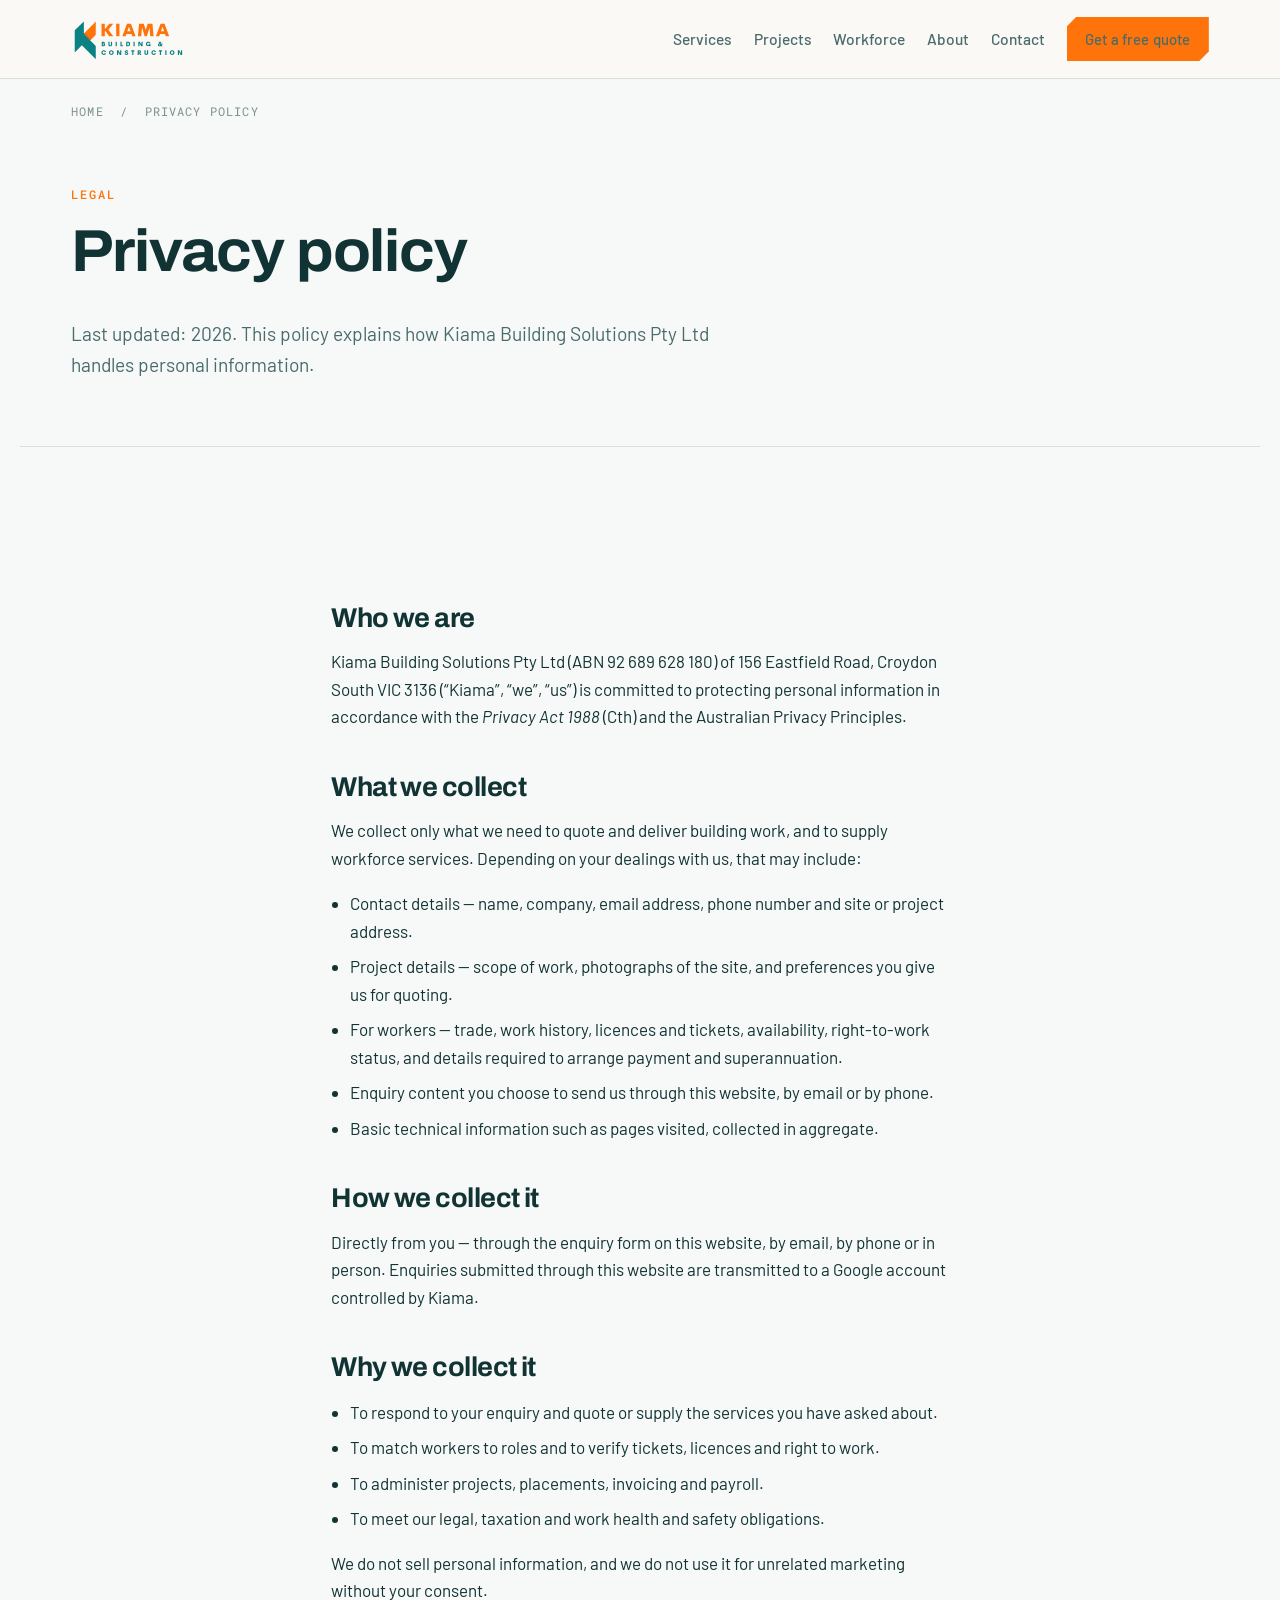
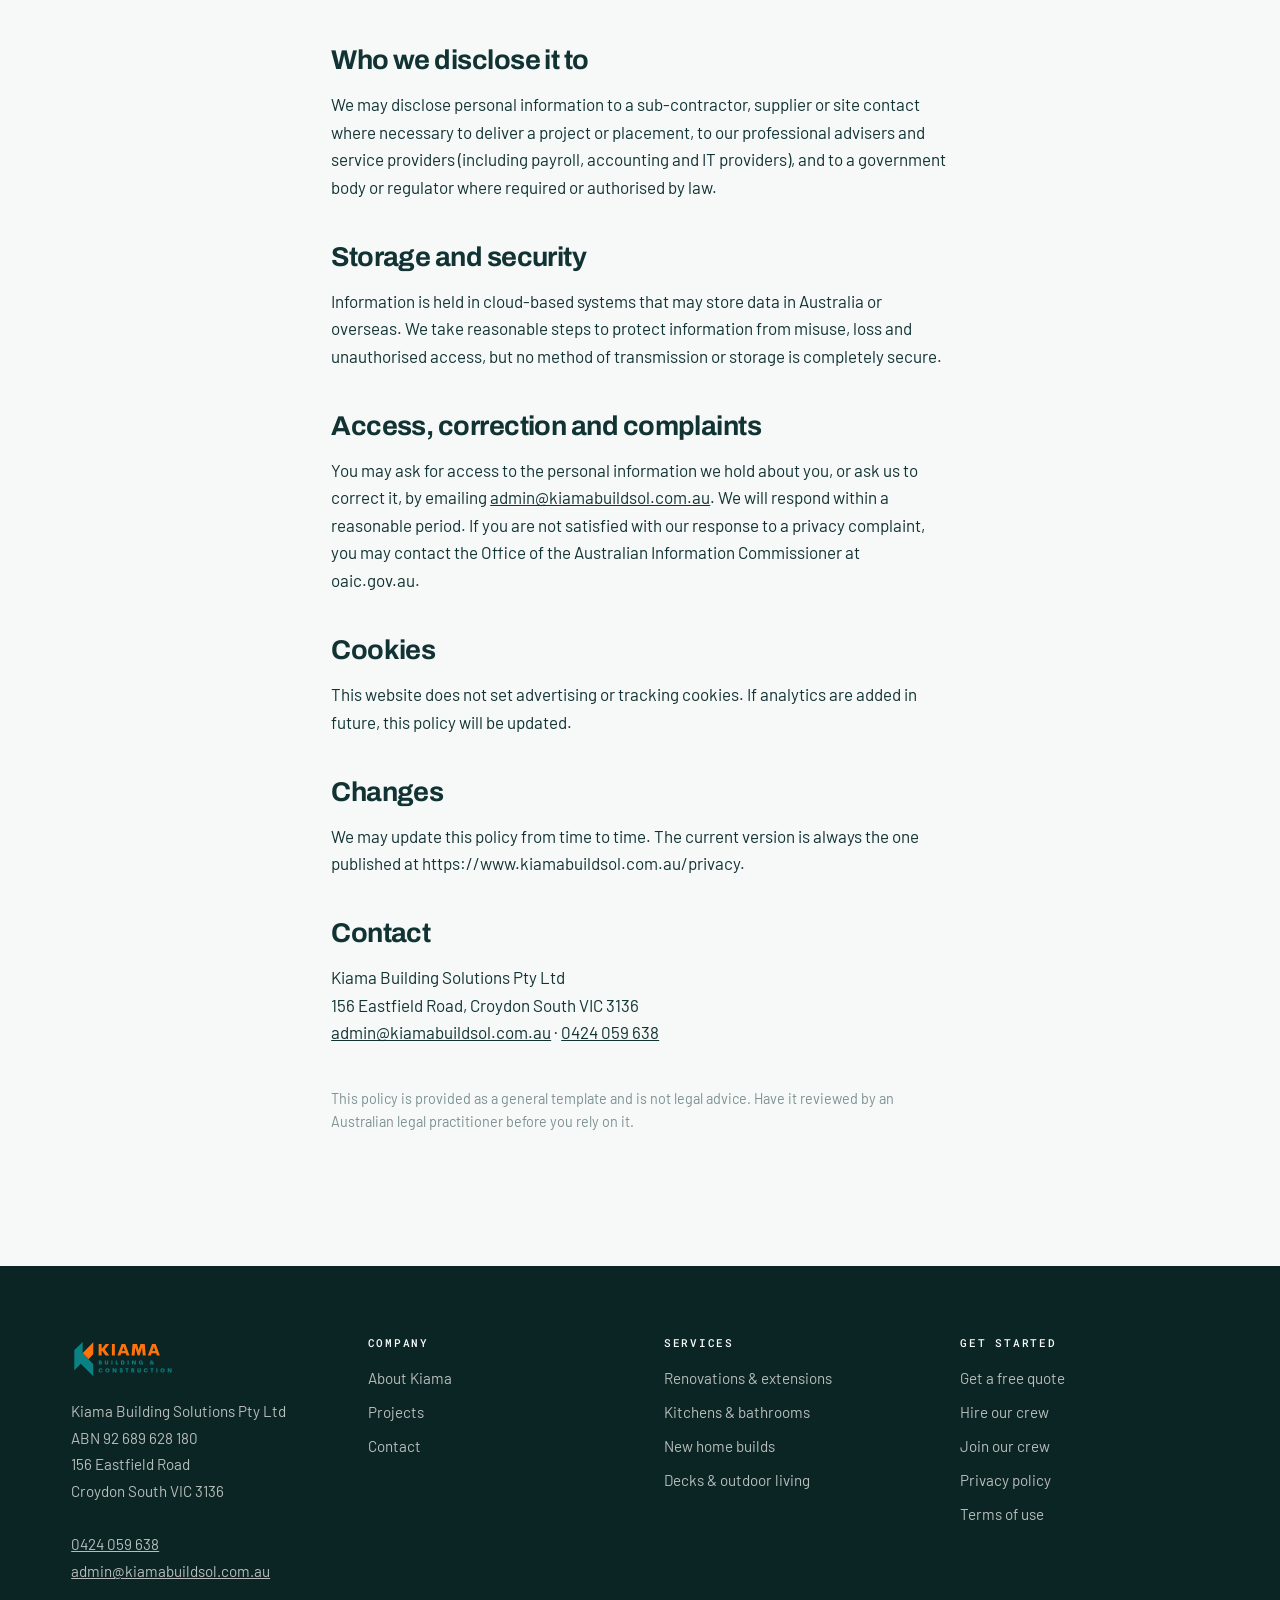
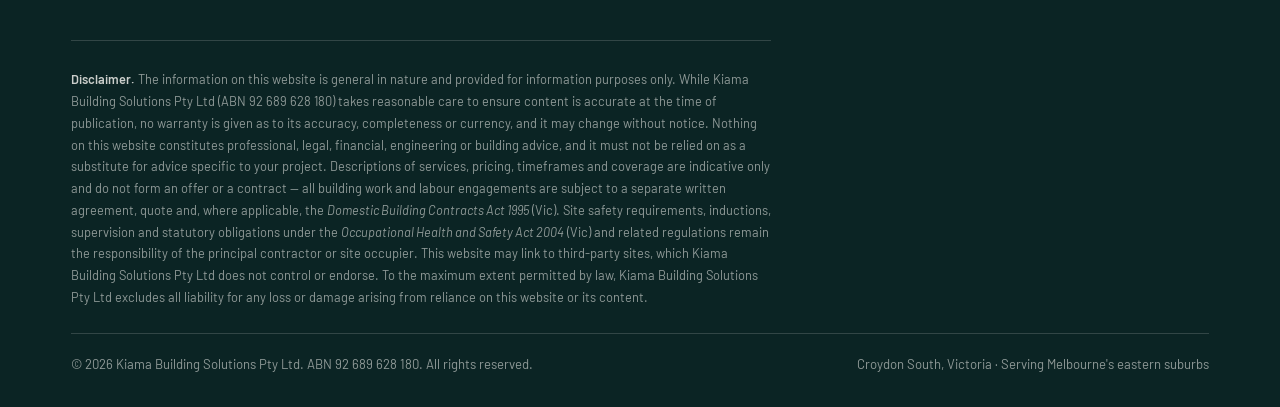
<file: privacy.html>
<!DOCTYPE html>
<html lang="en-AU">
<head>
<meta charset="utf-8">
<meta name="viewport" content="width=device-width, initial-scale=1">
<title>Privacy Policy | Kiama Building Solutions</title>
<meta name="description" content="How Kiama Building Solutions Pty Ltd collects, uses, stores and discloses personal information under the Privacy Act 1988 (Cth).">
<link rel="canonical" href="https://www.kiamabuildsol.com.au/privacy.html">
<meta name="robots" content="index, follow, max-image-preview:large">
<meta name="theme-color" content="#FF730B">
<meta name="geo.region" content="AU-VIC">
<meta name="geo.placename" content="Croydon South, Victoria">

<meta property="og:type" content="website">
<meta property="og:site_name" content="Kiama Building Solutions">
<meta property="og:locale" content="en_AU">
<meta property="og:title" content="Privacy Policy | Kiama Building Solutions">
<meta property="og:description" content="How Kiama Building Solutions Pty Ltd collects, uses, stores and discloses personal information.">
<meta property="og:url" content="https://www.kiamabuildsol.com.au/privacy.html">
<meta property="og:image" content="https://www.kiamabuildsol.com.au/assets/og-image.png">
<meta property="og:image:width" content="1200">
<meta property="og:image:height" content="630">
<meta name="twitter:card" content="summary_large_image">
<meta name="twitter:title" content="Privacy Policy | Kiama Building Solutions">
<meta name="twitter:description" content="How Kiama Building Solutions Pty Ltd collects, uses, stores and discloses personal information.">
<meta name="twitter:image" content="https://www.kiamabuildsol.com.au/assets/og-image.png">

<link rel="icon" href="/assets/favicon.svg" type="image/svg+xml">
<link rel="icon" href="/assets/favicon.ico" sizes="any">
<link rel="icon" href="/assets/favicon-512.png" type="image/png">
<link rel="apple-touch-icon" href="/assets/apple-touch-icon.png">

<link rel="preconnect" href="https://fonts.googleapis.com">
<link rel="preconnect" href="https://fonts.gstatic.com" crossorigin>
<link rel="stylesheet" href="https://fonts.googleapis.com/css2?family=Archivo:wght@400;600;700;800&family=Barlow:wght@400;500;600&family=Roboto+Mono:wght@400;500&display=swap">
<link rel="stylesheet" href="/css/style.css">
<script type="application/ld+json">
{"@context":"https://schema.org","@type":"BreadcrumbList","itemListElement":[
{"@type":"ListItem","position":1,"name":"Home","item":"https://www.kiamabuildsol.com.au/"},
{"@type":"ListItem","position":2,"name":"Privacy policy","item":"https://www.kiamabuildsol.com.au/privacy.html"}]}
</script>
</head>
<body>
<a class="skip" href="#main">Skip to content</a>
<header class="site-head">
  <div class="wrap head-in">
    <a class="brand" href="/" aria-label="Kiama Building Solutions — home">
      <img class="brand-logo" src="/assets/kiama-logo.svg" alt="Kiama Building Solutions" width="670" height="255">
    </a>
    <button class="nav-toggle" type="button" aria-expanded="false" aria-controls="primary-nav" aria-label="Open menu">
      <svg viewBox="0 0 24 24" fill="none" stroke="currentColor" stroke-width="2" aria-hidden="true"><path d="M3 6h18M3 12h18M3 18h18"/></svg>
    </button>
    <nav class="nav" id="primary-nav" data-open="false" aria-label="Primary">
      <a href="/services.html">Services</a>
      <a href="/projects.html">Projects</a>
      <a href="/workforce.html">Workforce</a>
      <a href="/about.html">About</a>
      <a href="/contact.html">Contact</a>
      <a class="btn btn--primary" href="/contact.html?type=Get%20a%20quote">Get a free quote</a>
    </nav>
  </div>
</header>

<div class="wrap crumbs"><a href="/">Home</a> &nbsp;/&nbsp; Privacy policy</div>
<main id="main">
  <section class="wrap page-head">
    <span class="eyebrow">Legal</span>
    <h1>Privacy policy</h1>
    <p class="lead">Last updated: <span data-year>2026</span>. This policy explains how Kiama Building Solutions Pty
      Ltd handles personal information.</p>
  </section>

  <section class="section">
    <div class="wrap prose">
      <h2>Who we are</h2>
      <p>Kiama Building Solutions Pty Ltd (ABN 92 689 628 180) of 156 Eastfield Road, Croydon South VIC 3136
        (&ldquo;Kiama&rdquo;, &ldquo;we&rdquo;, &ldquo;us&rdquo;) is committed to protecting personal information in
        accordance with the <em>Privacy Act 1988</em> (Cth) and the Australian Privacy Principles.</p>

      <h2>What we collect</h2>
      <p>We collect only what we need to quote and deliver building work, and to supply workforce services.
        Depending on your dealings with us, that may include:</p>
      <ul>
        <li>Contact details — name, company, email address, phone number and site or project address.</li>
        <li>Project details — scope of work, photographs of the site, and preferences you give us for quoting.</li>
        <li>For workers — trade, work history, licences and tickets, availability, right-to-work status, and details
          required to arrange payment and superannuation.</li>
        <li>Enquiry content you choose to send us through this website, by email or by phone.</li>
        <li>Basic technical information such as pages visited, collected in aggregate.</li>
      </ul>

      <h2>How we collect it</h2>
      <p>Directly from you — through the enquiry form on this website, by email, by phone or in person. Enquiries
        submitted through this website are transmitted to a Google account controlled by Kiama.</p>

      <h2>Why we collect it</h2>
      <ul>
        <li>To respond to your enquiry and quote or supply the services you have asked about.</li>
        <li>To match workers to roles and to verify tickets, licences and right to work.</li>
        <li>To administer projects, placements, invoicing and payroll.</li>
        <li>To meet our legal, taxation and work health and safety obligations.</li>
      </ul>
      <p>We do not sell personal information, and we do not use it for unrelated marketing without your consent.</p>

      <h2>Who we disclose it to</h2>
      <p>We may disclose personal information to a sub-contractor, supplier or site contact where necessary to
        deliver a project or placement, to our professional advisers and service providers (including payroll,
        accounting and IT providers), and to a government body or regulator where required or authorised by law.</p>

      <h2>Storage and security</h2>
      <p>Information is held in cloud-based systems that may store data in Australia or overseas. We take reasonable
        steps to protect information from misuse, loss and unauthorised access, but no method of transmission or
        storage is completely secure.</p>

      <h2>Access, correction and complaints</h2>
      <p>You may ask for access to the personal information we hold about you, or ask us to correct it, by emailing
        <a href="mailto:admin@kiamabuildsol.com.au">admin@kiamabuildsol.com.au</a>. We will respond within a
        reasonable period. If you are not satisfied with our response to a privacy complaint, you may contact the
        Office of the Australian Information Commissioner at oaic.gov.au.</p>

      <h2>Cookies</h2>
      <p>This website does not set advertising or tracking cookies. If analytics are added in future, this policy
        will be updated.</p>

      <h2>Changes</h2>
      <p>We may update this policy from time to time. The current version is always the one published at
        https://www.kiamabuildsol.com.au/privacy.</p>

      <h2>Contact</h2>
      <p>Kiama Building Solutions Pty Ltd<br>
        156 Eastfield Road, Croydon South VIC 3136<br>
        <a href="mailto:admin@kiamabuildsol.com.au">admin@kiamabuildsol.com.au</a> &middot;
        <a href="tel:+61424059638">0424 059 638</a></p>

      <p style="margin-top:2.5rem;font-size:.9rem;color:var(--muted)">This policy is provided as a general template and
        is not legal advice. Have it reviewed by an Australian legal practitioner before you rely on it.</p>
    </div>
  </section>
</main>
<footer class="site-foot">
  <div class="wrap">
    <div class="foot-top">
      <div class="foot-brand">
        <div class="brand">
          <img class="brand-logo" src="/assets/kiama-logo.svg" alt="Kiama Building Solutions" width="670" height="255">
        </div>
        <address>
          Kiama Building Solutions Pty Ltd<br>
          ABN 92 689 628 180<br>
          156 Eastfield Road<br>
          Croydon South VIC 3136<br><br>
          <a href="tel:+61424059638">0424 059 638</a><br>
          <a href="mailto:admin@kiamabuildsol.com.au">admin@kiamabuildsol.com.au</a>
        </address>
      </div>
      <div>
        <h4>Company</h4>
        <ul class="foot-links">
          <li><a href="/about.html">About Kiama</a></li>
          <li><a href="/projects.html">Projects</a></li>
          <li><a href="/contact.html">Contact</a></li>
        </ul>
      </div>
      <div>
        <h4>Services</h4>
        <ul class="foot-links">
          <li><a href="/services.html#renovations">Renovations &amp; extensions</a></li>
          <li><a href="/services.html#kitchens-bathrooms">Kitchens &amp; bathrooms</a></li>
          <li><a href="/services.html#new-builds">New home builds</a></li>
          <li><a href="/services.html#outdoor-living">Decks &amp; outdoor living</a></li>
        </ul>
      </div>
      <div>
        <h4>Get started</h4>
        <ul class="foot-links">
          <li><a href="/contact.html?type=Get%20a%20quote">Get a free quote</a></li>
          <li><a href="/workforce.html">Hire our crew</a></li>
          <li><a href="/workforce.html#join">Join our crew</a></li>
          <li><a href="/privacy.html">Privacy policy</a></li>
          <li><a href="/terms.html">Terms of use</a></li>
        </ul>
      </div>
    </div>

    <p class="foot-disclaimer"><strong>Disclaimer.</strong> The information on this website is general in nature and provided for
information purposes only. While Kiama Building Solutions Pty Ltd (ABN 92 689 628 180) takes reasonable care to
ensure content is accurate at the time of publication, no warranty is given as to its accuracy, completeness or
currency, and it may change without notice. Nothing on this website constitutes professional, legal, financial,
engineering or building advice, and it must not be relied on as a substitute for advice specific to your project.
Descriptions of services, pricing, timeframes and coverage are indicative only and do not form an offer or a
contract — all building work and labour engagements are subject to a separate written agreement, quote and, where
applicable, the <em>Domestic Building Contracts Act 1995</em> (Vic). Site safety requirements, inductions, supervision
and statutory obligations under the <em>Occupational Health and Safety Act 2004</em> (Vic) and related regulations
remain the responsibility of the principal contractor or site occupier. This website may link to third-party sites,
which Kiama Building Solutions Pty Ltd does not control or endorse. To the maximum extent permitted by law, Kiama
Building Solutions Pty Ltd excludes all liability for any loss or damage arising from reliance on this website or its
content.</p>

    <div class="foot-base">
      <span>&copy; <span data-year>2026</span> Kiama Building Solutions Pty Ltd. ABN 92 689 628 180. All rights reserved.</span>
      <span>Croydon South, Victoria &middot; Serving Melbourne's eastern suburbs</span>
    </div>
  </div>
</footer>
<script src="/js/main.js" defer></script>
</body>
</html>
</file>
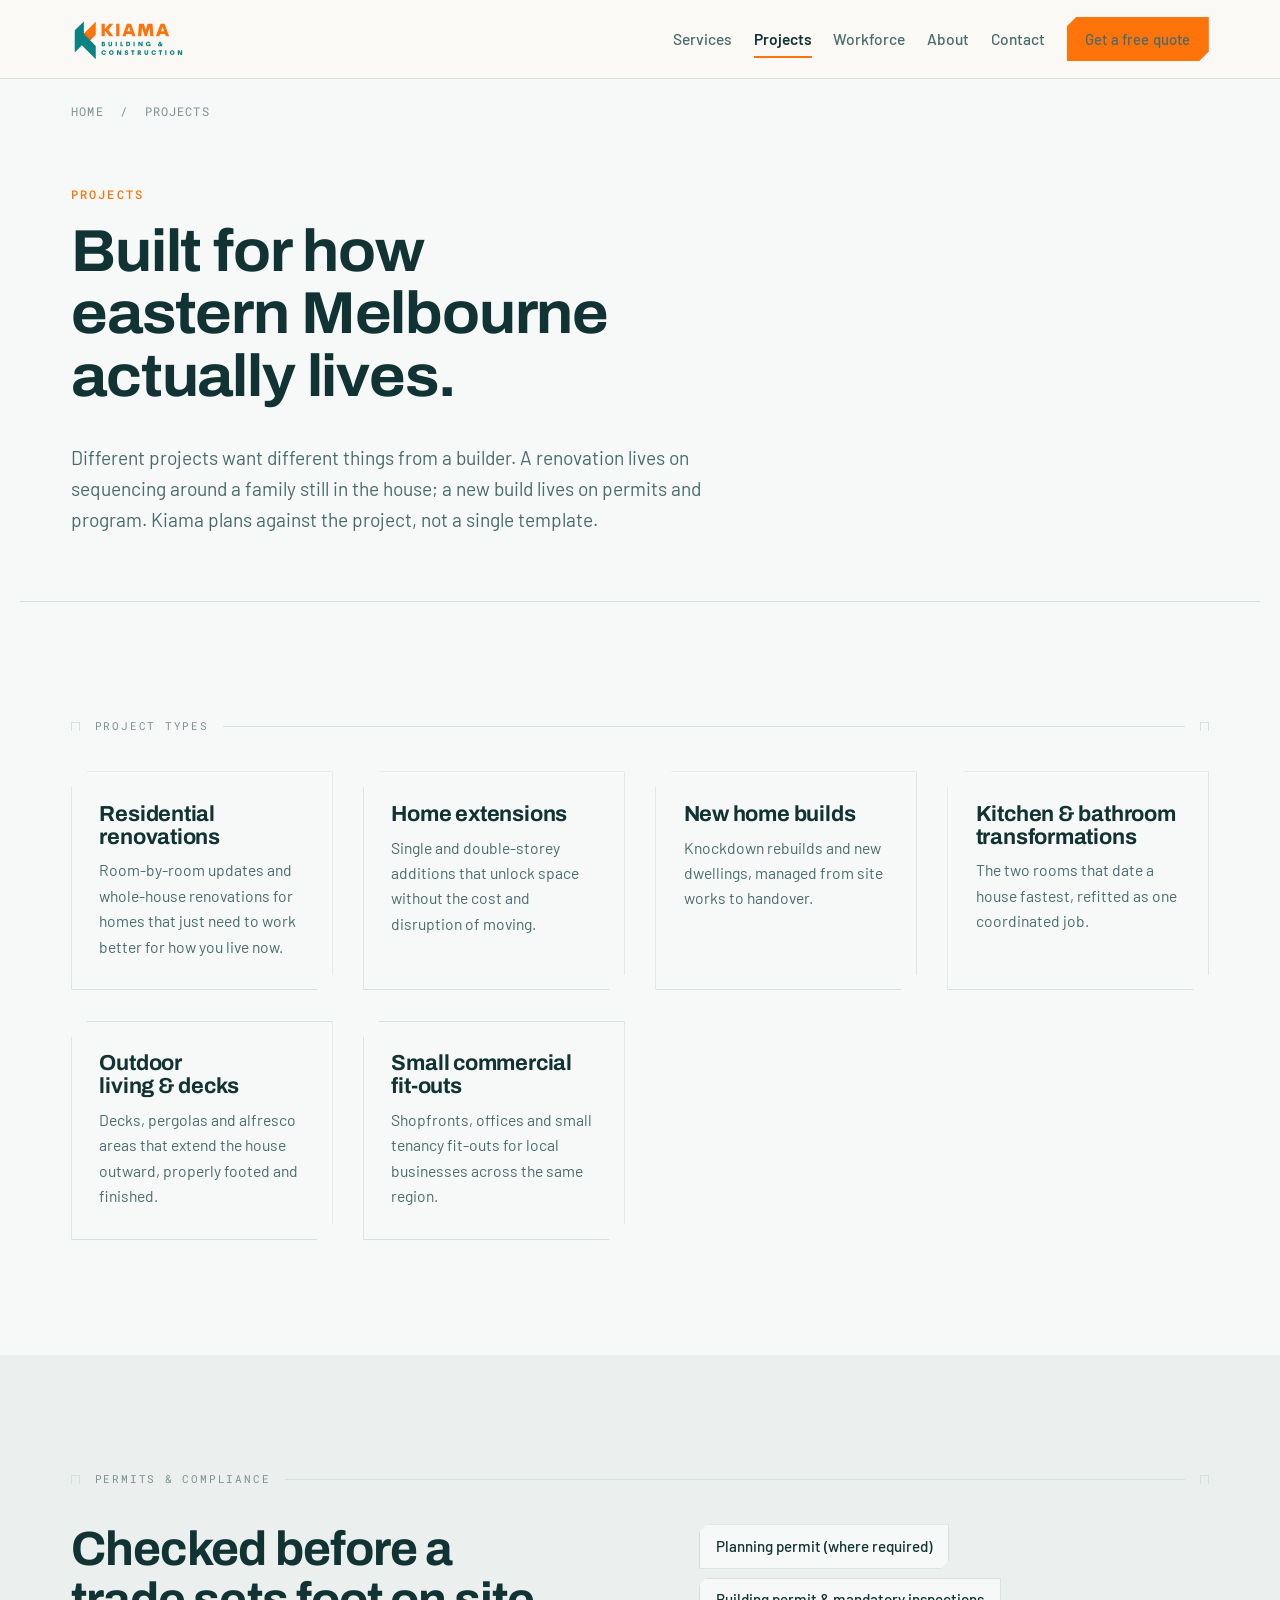
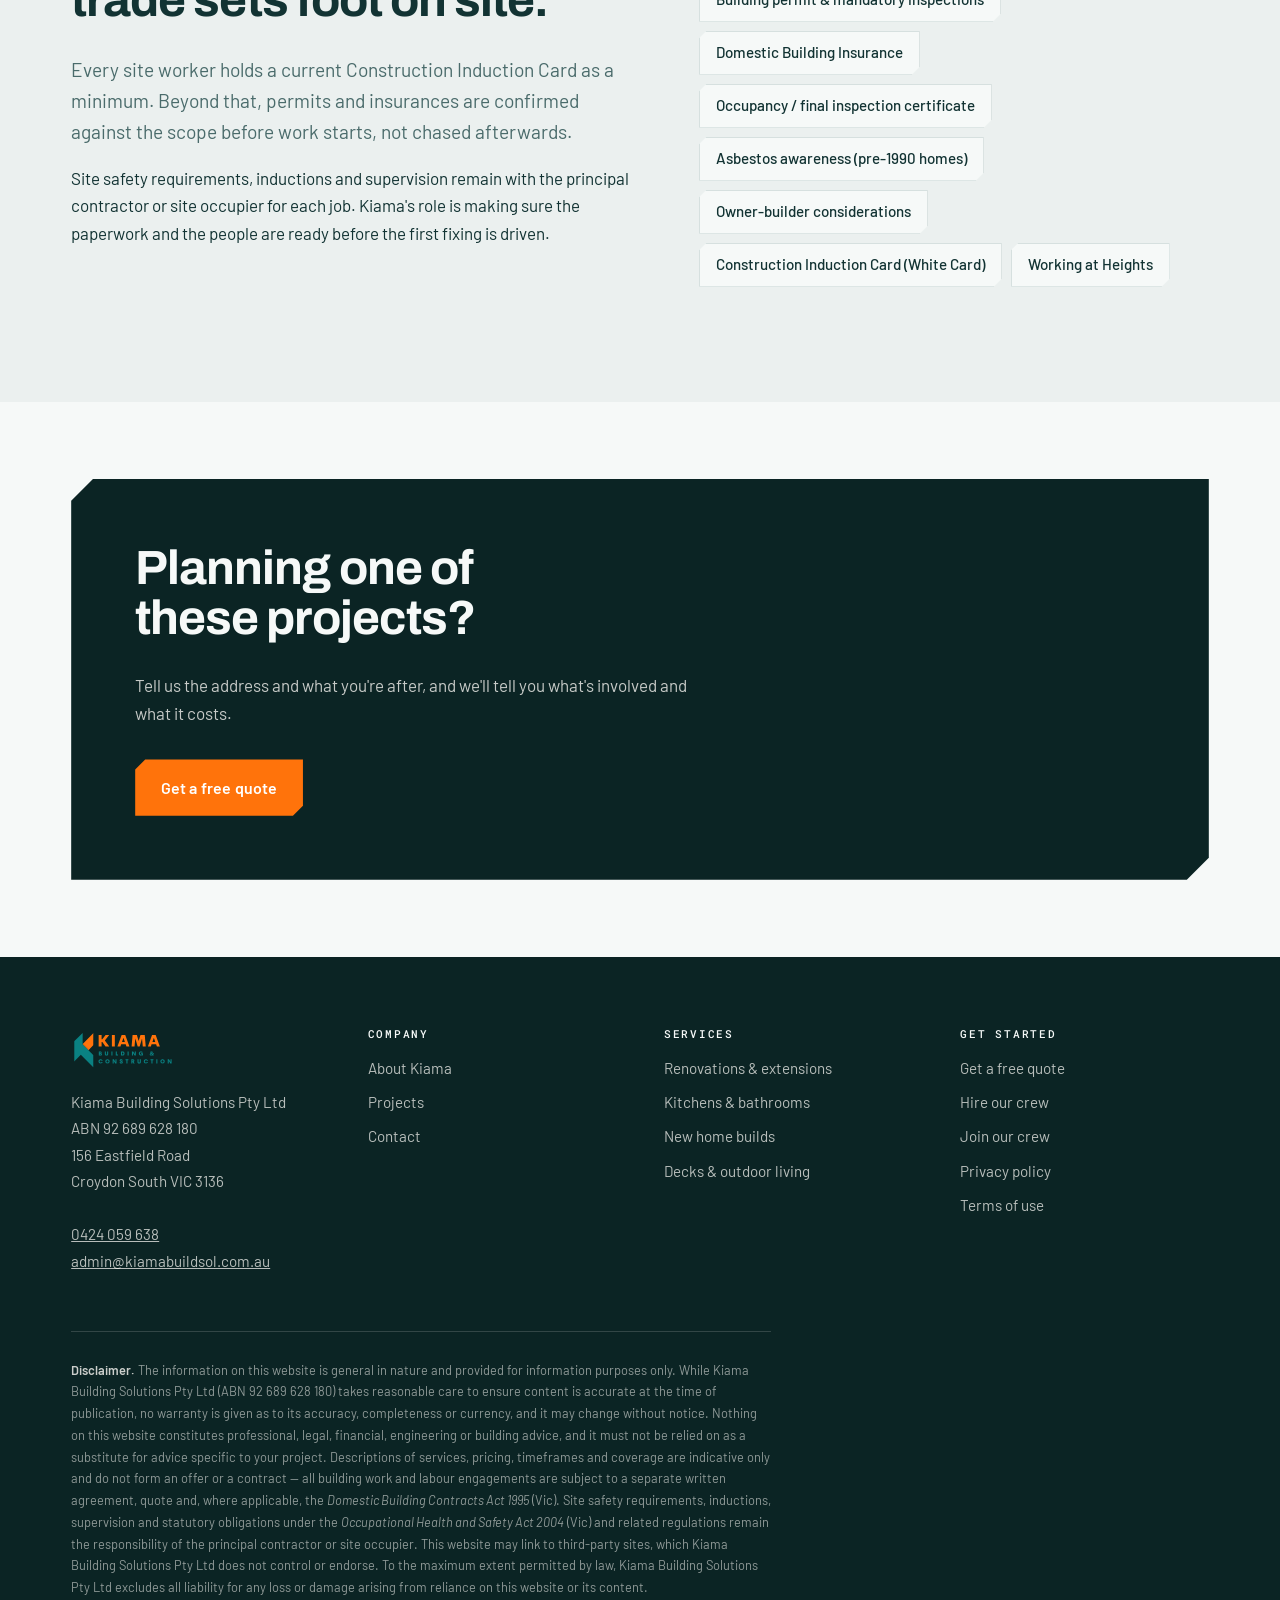
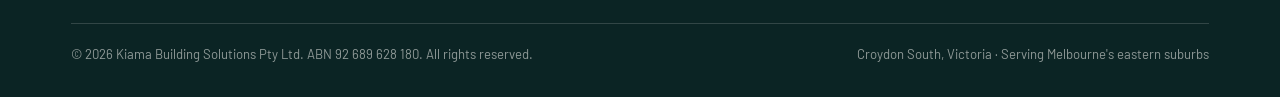
<file: projects.html>
<!DOCTYPE html>
<html lang="en-AU">
<head>
<meta charset="utf-8">
<meta name="viewport" content="width=device-width, initial-scale=1">
<title>Project Types We Build | Kiama Building Solutions Victoria</title>
<meta name="description" content="Residential renovations, extensions, new builds, kitchen and bathroom transformations, outdoor living and small commercial fit-outs across Melbourne's eastern suburbs.">
<link rel="canonical" href="https://www.kiamabuildsol.com.au/projects.html">
<meta name="robots" content="index, follow, max-image-preview:large">
<meta name="theme-color" content="#FF730B">
<meta name="geo.region" content="AU-VIC">
<meta name="geo.placename" content="Croydon South, Victoria">

<meta property="og:type" content="website">
<meta property="og:site_name" content="Kiama Building Solutions">
<meta property="og:locale" content="en_AU">
<meta property="og:title" content="Project Types We Build | Kiama Building Solutions Victoria">
<meta property="og:description" content="Residential renovations, extensions, new builds, kitchen and bathroom transformations, outdoor living and small commercial fit-outs.">
<meta property="og:url" content="https://www.kiamabuildsol.com.au/projects.html">
<meta property="og:image" content="https://www.kiamabuildsol.com.au/assets/og-image.png">
<meta property="og:image:width" content="1200">
<meta property="og:image:height" content="630">
<meta name="twitter:card" content="summary_large_image">
<meta name="twitter:title" content="Project Types We Build | Kiama Building Solutions Victoria">
<meta name="twitter:description" content="Residential renovations, extensions, new builds, kitchen and bathroom transformations, outdoor living and small commercial fit-outs.">
<meta name="twitter:image" content="https://www.kiamabuildsol.com.au/assets/og-image.png">

<link rel="icon" href="/assets/favicon.svg" type="image/svg+xml">
<link rel="icon" href="/assets/favicon.ico" sizes="any">
<link rel="icon" href="/assets/favicon-512.png" type="image/png">
<link rel="apple-touch-icon" href="/assets/apple-touch-icon.png">

<link rel="preconnect" href="https://fonts.googleapis.com">
<link rel="preconnect" href="https://fonts.gstatic.com" crossorigin>
<link rel="stylesheet" href="https://fonts.googleapis.com/css2?family=Archivo:wght@400;600;700;800&family=Barlow:wght@400;500;600&family=Roboto+Mono:wght@400;500&display=swap">
<link rel="stylesheet" href="/css/style.css">
<script type="application/ld+json">
{"@context":"https://schema.org","@type":"BreadcrumbList","itemListElement":[
{"@type":"ListItem","position":1,"name":"Home","item":"https://www.kiamabuildsol.com.au/"},
{"@type":"ListItem","position":2,"name":"Projects","item":"https://www.kiamabuildsol.com.au/projects.html"}]}
</script>
</head>
<body>
<a class="skip" href="#main">Skip to content</a>
<header class="site-head">
  <div class="wrap head-in">
    <a class="brand" href="/" aria-label="Kiama Building Solutions — home">
      <img class="brand-logo" src="/assets/kiama-logo.svg" alt="Kiama Building Solutions" width="670" height="255">
    </a>
    <button class="nav-toggle" type="button" aria-expanded="false" aria-controls="primary-nav" aria-label="Open menu">
      <svg viewBox="0 0 24 24" fill="none" stroke="currentColor" stroke-width="2" aria-hidden="true"><path d="M3 6h18M3 12h18M3 18h18"/></svg>
    </button>
    <nav class="nav" id="primary-nav" data-open="false" aria-label="Primary">
      <a href="/services.html">Services</a>
      <a href="/projects.html" aria-current="page">Projects</a>
      <a href="/workforce.html">Workforce</a>
      <a href="/about.html">About</a>
      <a href="/contact.html">Contact</a>
      <a class="btn btn--primary" href="/contact.html?type=Get%20a%20quote">Get a free quote</a>
    </nav>
  </div>
</header>

<div class="wrap crumbs"><a href="/">Home</a> &nbsp;/&nbsp; Projects</div>
<main id="main">
  <section class="wrap page-head">
    <span class="eyebrow">Projects</span>
    <h1>Built for how eastern Melbourne actually lives.</h1>
    <p class="lead">Different projects want different things from a builder. A renovation lives on sequencing around
      a family still in the house; a new build lives on permits and program. Kiama plans against the project, not a
      single template.</p>
  </section>

  <section class="section">
    <div class="wrap">
      <p class="dimline"><span>Project types</span><i></i></p>
      <div class="grid grid--3 reveal">
        <div class="card chamfer">
          <h3>Residential renovations</h3>
          <p>Room-by-room updates and whole-house renovations for homes that just need to work better for how you
            live now.</p>
        </div>
        <div class="card chamfer">
          <h3>Home extensions</h3>
          <p>Single and double-storey additions that unlock space without the cost and disruption of moving.</p>
        </div>
        <div class="card chamfer">
          <h3>New home builds</h3>
          <p>Knockdown rebuilds and new dwellings, managed from site works to handover.</p>
        </div>
        <div class="card chamfer">
          <h3>Kitchen &amp; bathroom transformations</h3>
          <p>The two rooms that date a house fastest, refitted as one coordinated job.</p>
        </div>
        <div class="card chamfer">
          <h3>Outdoor living &amp; decks</h3>
          <p>Decks, pergolas and alfresco areas that extend the house outward, properly footed and finished.</p>
        </div>
        <div class="card chamfer">
          <h3>Small commercial fit-outs</h3>
          <p>Shopfronts, offices and small tenancy fit-outs for local businesses across the same region.</p>
        </div>
      </div>
    </div>
  </section>

  <section class="section section--concrete">
    <div class="wrap">
      <p class="dimline"><span>Permits &amp; compliance</span><i></i></p>
      <div class="split">
        <div class="reveal">
          <h2>Checked before a trade sets foot on site.</h2>
          <p class="lead">Every site worker holds a current Construction Induction Card as a minimum. Beyond that,
            permits and insurances are confirmed against the scope before work starts, not chased afterwards.</p>
          <p>Site safety requirements, inductions and supervision remain with the principal contractor or site
            occupier for each job. Kiama's role is making sure the paperwork and the people are ready before the
            first fixing is driven.</p>
        </div>
        <ul class="chips reveal">
          <li>Planning permit (where required)</li>
          <li>Building permit &amp; mandatory inspections</li>
          <li>Domestic Building Insurance</li>
          <li>Occupancy / final inspection certificate</li>
          <li>Asbestos awareness (pre-1990 homes)</li>
          <li>Owner-builder considerations</li>
          <li>Construction Induction Card (White Card)</li>
          <li>Working at Heights</li>
        </ul>
      </div>
    </div>
  </section>

  <section class="section section--tight">
    <div class="wrap">
      <div class="band chamfer reveal">
        <h2>Planning one of these projects?</h2>
        <p>Tell us the address and what you're after, and we'll tell you what's involved and what it costs.</p>
        <div class="btn-row">
          <a class="btn btn--primary" href="/contact.html?type=Get%20a%20quote">Get a free quote</a>
        </div>
      </div>
    </div>
  </section>
</main>
<footer class="site-foot">
  <div class="wrap">
    <div class="foot-top">
      <div class="foot-brand">
        <div class="brand">
          <img class="brand-logo" src="/assets/kiama-logo.svg" alt="Kiama Building Solutions" width="670" height="255">
        </div>
        <address>
          Kiama Building Solutions Pty Ltd<br>
          ABN 92 689 628 180<br>
          156 Eastfield Road<br>
          Croydon South VIC 3136<br><br>
          <a href="tel:+61424059638">0424 059 638</a><br>
          <a href="mailto:admin@kiamabuildsol.com.au">admin@kiamabuildsol.com.au</a>
        </address>
      </div>
      <div>
        <h4>Company</h4>
        <ul class="foot-links">
          <li><a href="/about.html">About Kiama</a></li>
          <li><a href="/projects.html">Projects</a></li>
          <li><a href="/contact.html">Contact</a></li>
        </ul>
      </div>
      <div>
        <h4>Services</h4>
        <ul class="foot-links">
          <li><a href="/services.html#renovations">Renovations &amp; extensions</a></li>
          <li><a href="/services.html#kitchens-bathrooms">Kitchens &amp; bathrooms</a></li>
          <li><a href="/services.html#new-builds">New home builds</a></li>
          <li><a href="/services.html#outdoor-living">Decks &amp; outdoor living</a></li>
        </ul>
      </div>
      <div>
        <h4>Get started</h4>
        <ul class="foot-links">
          <li><a href="/contact.html?type=Get%20a%20quote">Get a free quote</a></li>
          <li><a href="/workforce.html">Hire our crew</a></li>
          <li><a href="/workforce.html#join">Join our crew</a></li>
          <li><a href="/privacy.html">Privacy policy</a></li>
          <li><a href="/terms.html">Terms of use</a></li>
        </ul>
      </div>
    </div>

    <p class="foot-disclaimer"><strong>Disclaimer.</strong> The information on this website is general in nature and provided for
information purposes only. While Kiama Building Solutions Pty Ltd (ABN 92 689 628 180) takes reasonable care to
ensure content is accurate at the time of publication, no warranty is given as to its accuracy, completeness or
currency, and it may change without notice. Nothing on this website constitutes professional, legal, financial,
engineering or building advice, and it must not be relied on as a substitute for advice specific to your project.
Descriptions of services, pricing, timeframes and coverage are indicative only and do not form an offer or a
contract — all building work and labour engagements are subject to a separate written agreement, quote and, where
applicable, the <em>Domestic Building Contracts Act 1995</em> (Vic). Site safety requirements, inductions, supervision
and statutory obligations under the <em>Occupational Health and Safety Act 2004</em> (Vic) and related regulations
remain the responsibility of the principal contractor or site occupier. This website may link to third-party sites,
which Kiama Building Solutions Pty Ltd does not control or endorse. To the maximum extent permitted by law, Kiama
Building Solutions Pty Ltd excludes all liability for any loss or damage arising from reliance on this website or its
content.</p>

    <div class="foot-base">
      <span>&copy; <span data-year>2026</span> Kiama Building Solutions Pty Ltd. ABN 92 689 628 180. All rights reserved.</span>
      <span>Croydon South, Victoria &middot; Serving Melbourne's eastern suburbs</span>
    </div>
  </div>
</footer>
<script src="/js/main.js" defer></script>
</body>
</html>
</file>
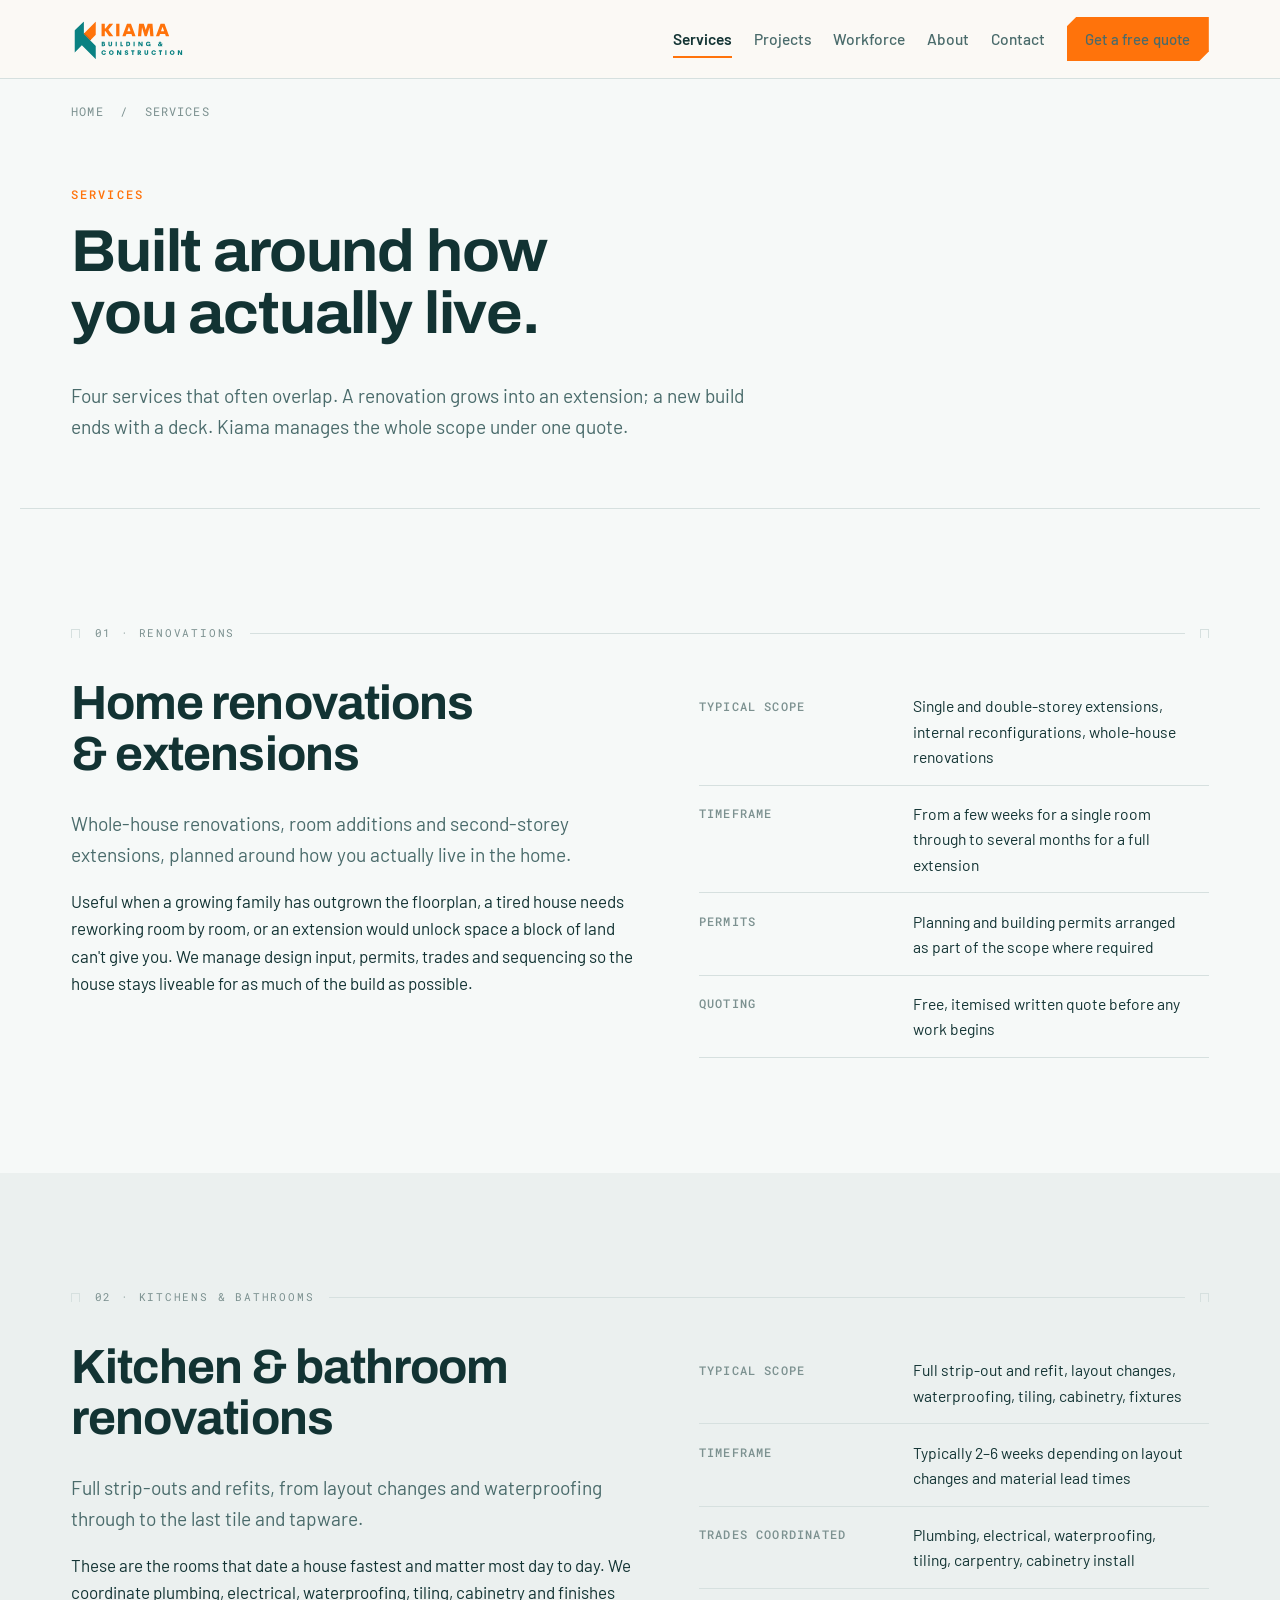
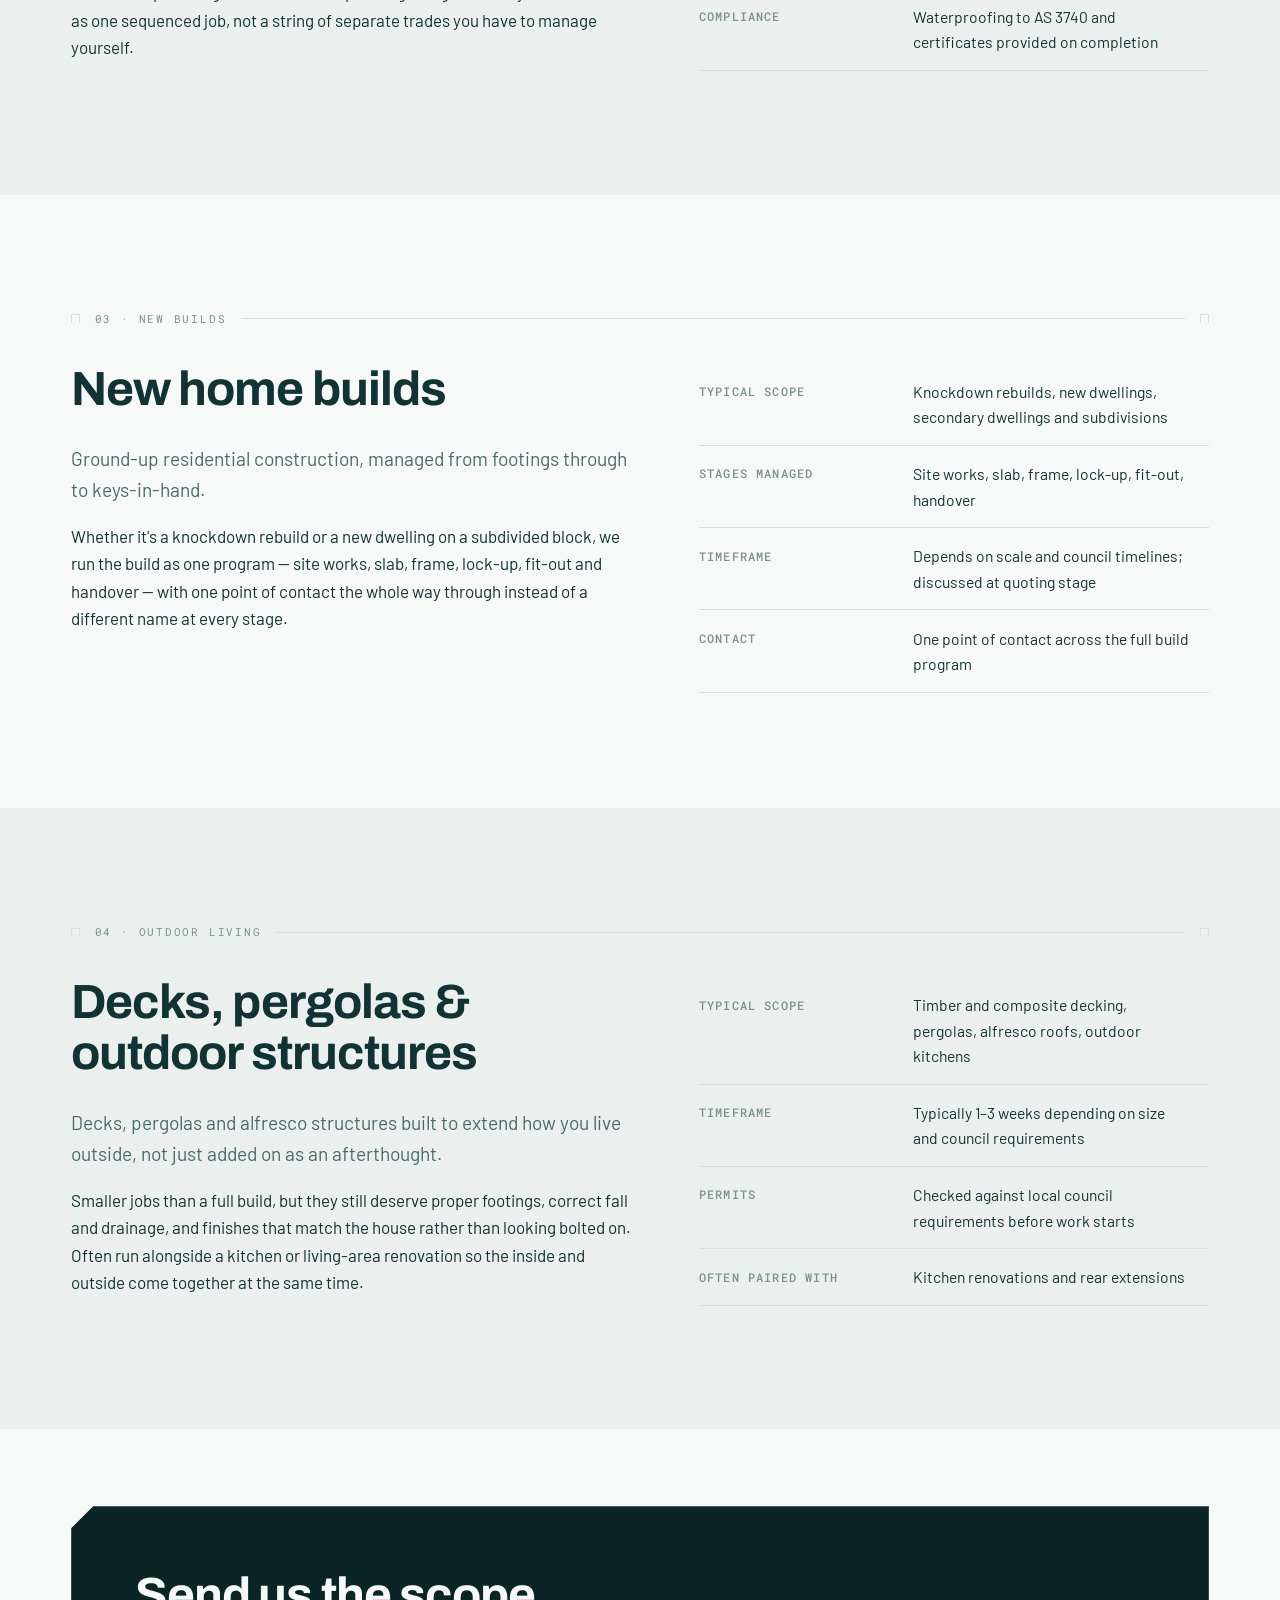
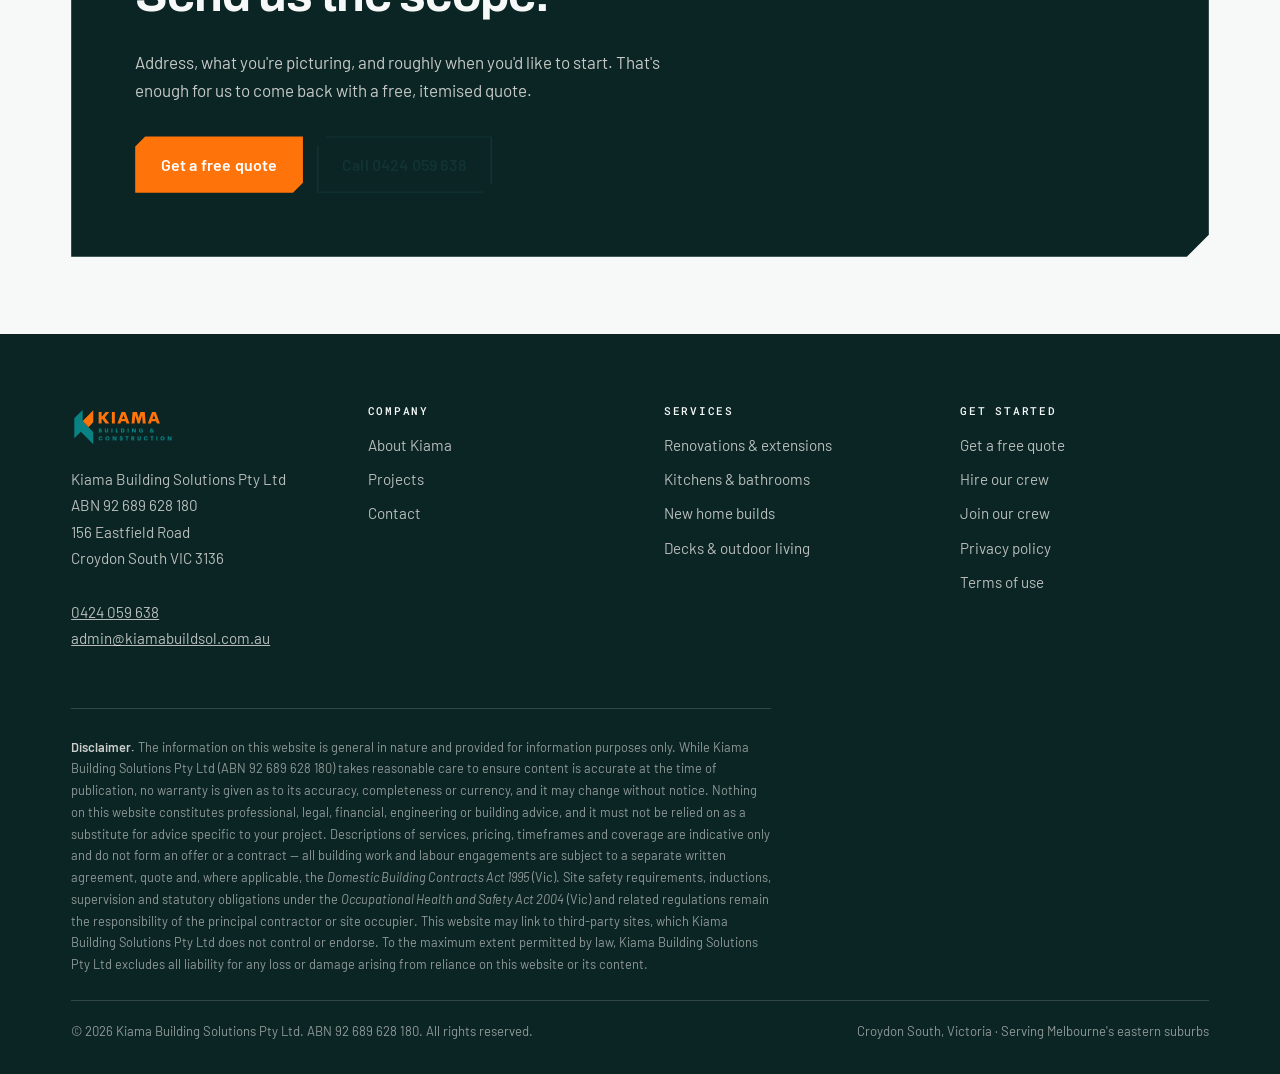
<file: services.html>
<!DOCTYPE html>
<html lang="en-AU">
<head>
<meta charset="utf-8">
<meta name="viewport" content="width=device-width, initial-scale=1">
<title>Renovations, New Builds &amp; Outdoor Living | Kiama Building Solutions</title>
<meta name="description" content="Home renovations, extensions, kitchen and bathroom renovations, new home builds and outdoor living projects for homeowners across Melbourne's eastern suburbs.">
<link rel="canonical" href="https://www.kiamabuildsol.com.au/services.html">
<meta name="robots" content="index, follow, max-image-preview:large">
<meta name="theme-color" content="#FF730B">
<meta name="geo.region" content="AU-VIC">
<meta name="geo.placename" content="Croydon South, Victoria">

<meta property="og:type" content="website">
<meta property="og:site_name" content="Kiama Building Solutions">
<meta property="og:locale" content="en_AU">
<meta property="og:title" content="Renovations, New Builds &amp; Outdoor Living | Kiama Building Solutions">
<meta property="og:description" content="Home renovations, extensions, kitchen and bathroom renovations, new home builds and outdoor living projects across Melbourne's eastern suburbs.">
<meta property="og:url" content="https://www.kiamabuildsol.com.au/services.html">
<meta property="og:image" content="https://www.kiamabuildsol.com.au/assets/og-image.png">
<meta property="og:image:width" content="1200">
<meta property="og:image:height" content="630">
<meta name="twitter:card" content="summary_large_image">
<meta name="twitter:title" content="Renovations, New Builds &amp; Outdoor Living | Kiama Building Solutions">
<meta name="twitter:description" content="Home renovations, extensions, kitchen and bathroom renovations, new home builds and outdoor living projects across Melbourne's eastern suburbs.">
<meta name="twitter:image" content="https://www.kiamabuildsol.com.au/assets/og-image.png">

<link rel="icon" href="/assets/favicon.svg" type="image/svg+xml">
<link rel="icon" href="/assets/favicon.ico" sizes="any">
<link rel="icon" href="/assets/favicon-512.png" type="image/png">
<link rel="apple-touch-icon" href="/assets/apple-touch-icon.png">

<link rel="preconnect" href="https://fonts.googleapis.com">
<link rel="preconnect" href="https://fonts.gstatic.com" crossorigin>
<link rel="stylesheet" href="https://fonts.googleapis.com/css2?family=Archivo:wght@400;600;700;800&family=Barlow:wght@400;500;600&family=Roboto+Mono:wght@400;500&display=swap">
<link rel="stylesheet" href="/css/style.css">
<script type="application/ld+json">
{"@context":"https://schema.org","@type":"BreadcrumbList","itemListElement":[
{"@type":"ListItem","position":1,"name":"Home","item":"https://www.kiamabuildsol.com.au/"},
{"@type":"ListItem","position":2,"name":"Services","item":"https://www.kiamabuildsol.com.au/services.html"}]}
</script>
<script type="application/ld+json">
{"@context":"https://schema.org","@type":"Service","serviceType":"Residential building and renovation","provider":{"@id":"https://www.kiamabuildsol.com.au/#organisation"},"areaServed":{"@type":"State","name":"Victoria"},"hasOfferCatalog":{"@type":"OfferCatalog","name":"Building services","itemListElement":[
{"@type":"Offer","itemOffered":{"@type":"Service","name":"Home renovations & extensions"}},
{"@type":"Offer","itemOffered":{"@type":"Service","name":"Kitchen & bathroom renovations"}},
{"@type":"Offer","itemOffered":{"@type":"Service","name":"New home builds"}},
{"@type":"Offer","itemOffered":{"@type":"Service","name":"Decks, pergolas & outdoor living"}}]}}
</script>
</head>
<body>
<a class="skip" href="#main">Skip to content</a>
<header class="site-head">
  <div class="wrap head-in">
    <a class="brand" href="/" aria-label="Kiama Building Solutions — home">
      <img class="brand-logo" src="/assets/kiama-logo.svg" alt="Kiama Building Solutions" width="670" height="255">
    </a>
    <button class="nav-toggle" type="button" aria-expanded="false" aria-controls="primary-nav" aria-label="Open menu">
      <svg viewBox="0 0 24 24" fill="none" stroke="currentColor" stroke-width="2" aria-hidden="true"><path d="M3 6h18M3 12h18M3 18h18"/></svg>
    </button>
    <nav class="nav" id="primary-nav" data-open="false" aria-label="Primary">
      <a href="/services.html" aria-current="page">Services</a>
      <a href="/projects.html">Projects</a>
      <a href="/workforce.html">Workforce</a>
      <a href="/about.html">About</a>
      <a href="/contact.html">Contact</a>
      <a class="btn btn--primary" href="/contact.html?type=Get%20a%20quote">Get a free quote</a>
    </nav>
  </div>
</header>

<div class="wrap crumbs"><a href="/">Home</a> &nbsp;/&nbsp; Services</div>
<main id="main">
  <section class="wrap page-head">
    <span class="eyebrow">Services</span>
    <h1>Built around how you actually live.</h1>
    <p class="lead">Four services that often overlap. A renovation grows into an extension; a new build ends with a
      deck. Kiama manages the whole scope under one quote.</p>
  </section>

  <section class="section" id="renovations">
    <div class="wrap">
      <p class="dimline"><span>01 &middot; Renovations</span><i></i></p>
      <div class="split">
        <div class="reveal">
          <h2>Home renovations &amp; extensions</h2>
          <p class="lead">Whole-house renovations, room additions and second-storey extensions, planned around how
            you actually live in the home.</p>
          <p>Useful when a growing family has outgrown the floorplan, a tired house needs reworking room by room, or
            an extension would unlock space a block of land can't give you. We manage design input, permits, trades
            and sequencing so the house stays liveable for as much of the build as possible.</p>
        </div>
        <div class="reveal">
          <table class="spec">
            <tr><th>Typical scope</th><td>Single and double-storey extensions, internal reconfigurations, whole-house renovations</td></tr>
            <tr><th>Timeframe</th><td>From a few weeks for a single room through to several months for a full extension</td></tr>
            <tr><th>Permits</th><td>Planning and building permits arranged as part of the scope where required</td></tr>
            <tr><th>Quoting</th><td>Free, itemised written quote before any work begins</td></tr>
          </table>
        </div>
      </div>
    </div>
  </section>

  <section class="section section--concrete" id="kitchens-bathrooms">
    <div class="wrap">
      <p class="dimline"><span>02 &middot; Kitchens &amp; bathrooms</span><i></i></p>
      <div class="split">
        <div class="reveal">
          <h2>Kitchen &amp; bathroom renovations</h2>
          <p class="lead">Full strip-outs and refits, from layout changes and waterproofing through to the last tile
            and tapware.</p>
          <p>These are the rooms that date a house fastest and matter most day to day. We coordinate plumbing,
            electrical, waterproofing, tiling, cabinetry and finishes as one sequenced job, not a string of separate
            trades you have to manage yourself.</p>
        </div>
        <div class="reveal">
          <table class="spec">
            <tr><th>Typical scope</th><td>Full strip-out and refit, layout changes, waterproofing, tiling, cabinetry, fixtures</td></tr>
            <tr><th>Timeframe</th><td>Typically 2&ndash;6 weeks depending on layout changes and material lead times</td></tr>
            <tr><th>Trades coordinated</th><td>Plumbing, electrical, waterproofing, tiling, carpentry, cabinetry install</td></tr>
            <tr><th>Compliance</th><td>Waterproofing to AS 3740 and certificates provided on completion</td></tr>
          </table>
        </div>
      </div>
    </div>
  </section>

  <section class="section" id="new-builds">
    <div class="wrap">
      <p class="dimline"><span>03 &middot; New builds</span><i></i></p>
      <div class="split">
        <div class="reveal">
          <h2>New home builds</h2>
          <p class="lead">Ground-up residential construction, managed from footings through to keys-in-hand.</p>
          <p>Whether it's a knockdown rebuild or a new dwelling on a subdivided block, we run the build as one
            program — site works, slab, frame, lock-up, fit-out and handover — with one point of contact the whole
            way through instead of a different name at every stage.</p>
        </div>
        <div class="reveal">
          <table class="spec">
            <tr><th>Typical scope</th><td>Knockdown rebuilds, new dwellings, secondary dwellings and subdivisions</td></tr>
            <tr><th>Stages managed</th><td>Site works, slab, frame, lock-up, fit-out, handover</td></tr>
            <tr><th>Timeframe</th><td>Depends on scale and council timelines; discussed at quoting stage</td></tr>
            <tr><th>Contact</th><td>One point of contact across the full build program</td></tr>
          </table>
        </div>
      </div>
    </div>
  </section>

  <section class="section section--concrete" id="outdoor-living">
    <div class="wrap">
      <p class="dimline"><span>04 &middot; Outdoor living</span><i></i></p>
      <div class="split">
        <div class="reveal">
          <h2>Decks, pergolas &amp; outdoor structures</h2>
          <p class="lead">Decks, pergolas and alfresco structures built to extend how you live outside, not just
            added on as an afterthought.</p>
          <p>Smaller jobs than a full build, but they still deserve proper footings, correct fall and drainage, and
            finishes that match the house rather than looking bolted on. Often run alongside a kitchen or living-area
            renovation so the inside and outside come together at the same time.</p>
        </div>
        <div class="reveal">
          <table class="spec">
            <tr><th>Typical scope</th><td>Timber and composite decking, pergolas, alfresco roofs, outdoor kitchens</td></tr>
            <tr><th>Timeframe</th><td>Typically 1&ndash;3 weeks depending on size and council requirements</td></tr>
            <tr><th>Permits</th><td>Checked against local council requirements before work starts</td></tr>
            <tr><th>Often paired with</th><td>Kitchen renovations and rear extensions</td></tr>
          </table>
        </div>
      </div>
    </div>
  </section>

  <section class="section section--tight">
    <div class="wrap">
      <div class="band chamfer reveal">
        <h2>Send us the scope.</h2>
        <p>Address, what you're picturing, and roughly when you'd like to start. That's enough for us to come back
          with a free, itemised quote.</p>
        <div class="btn-row">
          <a class="btn btn--primary" href="/contact.html?type=Get%20a%20quote">Get a free quote</a>
          <a class="btn btn--ghost" href="tel:+61424059638">Call 0424 059 638</a>
        </div>
      </div>
    </div>
  </section>
</main>
<footer class="site-foot">
  <div class="wrap">
    <div class="foot-top">
      <div class="foot-brand">
        <div class="brand">
          <img class="brand-logo" src="/assets/kiama-logo.svg" alt="Kiama Building Solutions" width="670" height="255">
        </div>
        <address>
          Kiama Building Solutions Pty Ltd<br>
          ABN 92 689 628 180<br>
          156 Eastfield Road<br>
          Croydon South VIC 3136<br><br>
          <a href="tel:+61424059638">0424 059 638</a><br>
          <a href="mailto:admin@kiamabuildsol.com.au">admin@kiamabuildsol.com.au</a>
        </address>
      </div>
      <div>
        <h4>Company</h4>
        <ul class="foot-links">
          <li><a href="/about.html">About Kiama</a></li>
          <li><a href="/projects.html">Projects</a></li>
          <li><a href="/contact.html">Contact</a></li>
        </ul>
      </div>
      <div>
        <h4>Services</h4>
        <ul class="foot-links">
          <li><a href="/services.html#renovations">Renovations &amp; extensions</a></li>
          <li><a href="/services.html#kitchens-bathrooms">Kitchens &amp; bathrooms</a></li>
          <li><a href="/services.html#new-builds">New home builds</a></li>
          <li><a href="/services.html#outdoor-living">Decks &amp; outdoor living</a></li>
        </ul>
      </div>
      <div>
        <h4>Get started</h4>
        <ul class="foot-links">
          <li><a href="/contact.html?type=Get%20a%20quote">Get a free quote</a></li>
          <li><a href="/workforce.html">Hire our crew</a></li>
          <li><a href="/workforce.html#join">Join our crew</a></li>
          <li><a href="/privacy.html">Privacy policy</a></li>
          <li><a href="/terms.html">Terms of use</a></li>
        </ul>
      </div>
    </div>

    <p class="foot-disclaimer"><strong>Disclaimer.</strong> The information on this website is general in nature and provided for
information purposes only. While Kiama Building Solutions Pty Ltd (ABN 92 689 628 180) takes reasonable care to
ensure content is accurate at the time of publication, no warranty is given as to its accuracy, completeness or
currency, and it may change without notice. Nothing on this website constitutes professional, legal, financial,
engineering or building advice, and it must not be relied on as a substitute for advice specific to your project.
Descriptions of services, pricing, timeframes and coverage are indicative only and do not form an offer or a
contract — all building work and labour engagements are subject to a separate written agreement, quote and, where
applicable, the <em>Domestic Building Contracts Act 1995</em> (Vic). Site safety requirements, inductions, supervision
and statutory obligations under the <em>Occupational Health and Safety Act 2004</em> (Vic) and related regulations
remain the responsibility of the principal contractor or site occupier. This website may link to third-party sites,
which Kiama Building Solutions Pty Ltd does not control or endorse. To the maximum extent permitted by law, Kiama
Building Solutions Pty Ltd excludes all liability for any loss or damage arising from reliance on this website or its
content.</p>

    <div class="foot-base">
      <span>&copy; <span data-year>2026</span> Kiama Building Solutions Pty Ltd. ABN 92 689 628 180. All rights reserved.</span>
      <span>Croydon South, Victoria &middot; Serving Melbourne's eastern suburbs</span>
    </div>
  </div>
</footer>
<script src="/js/main.js" defer></script>
</body>
</html>
</file>
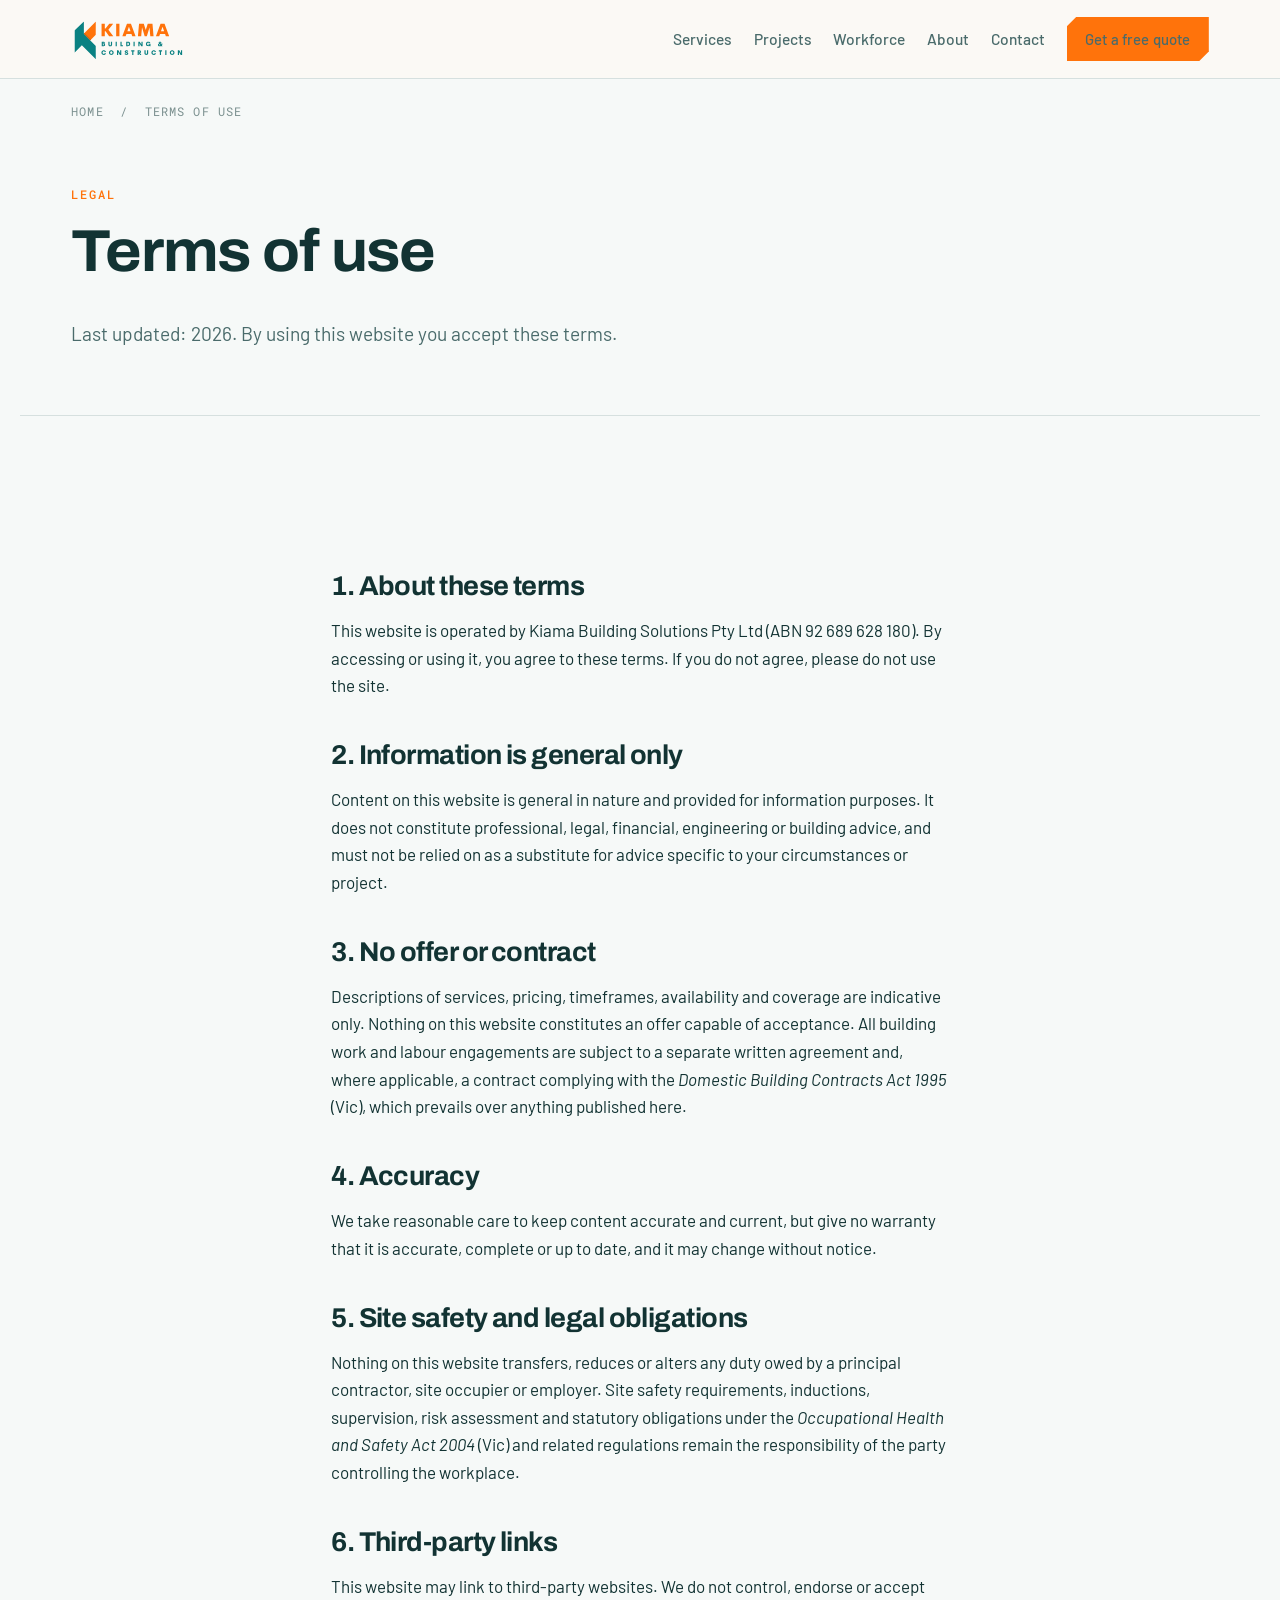
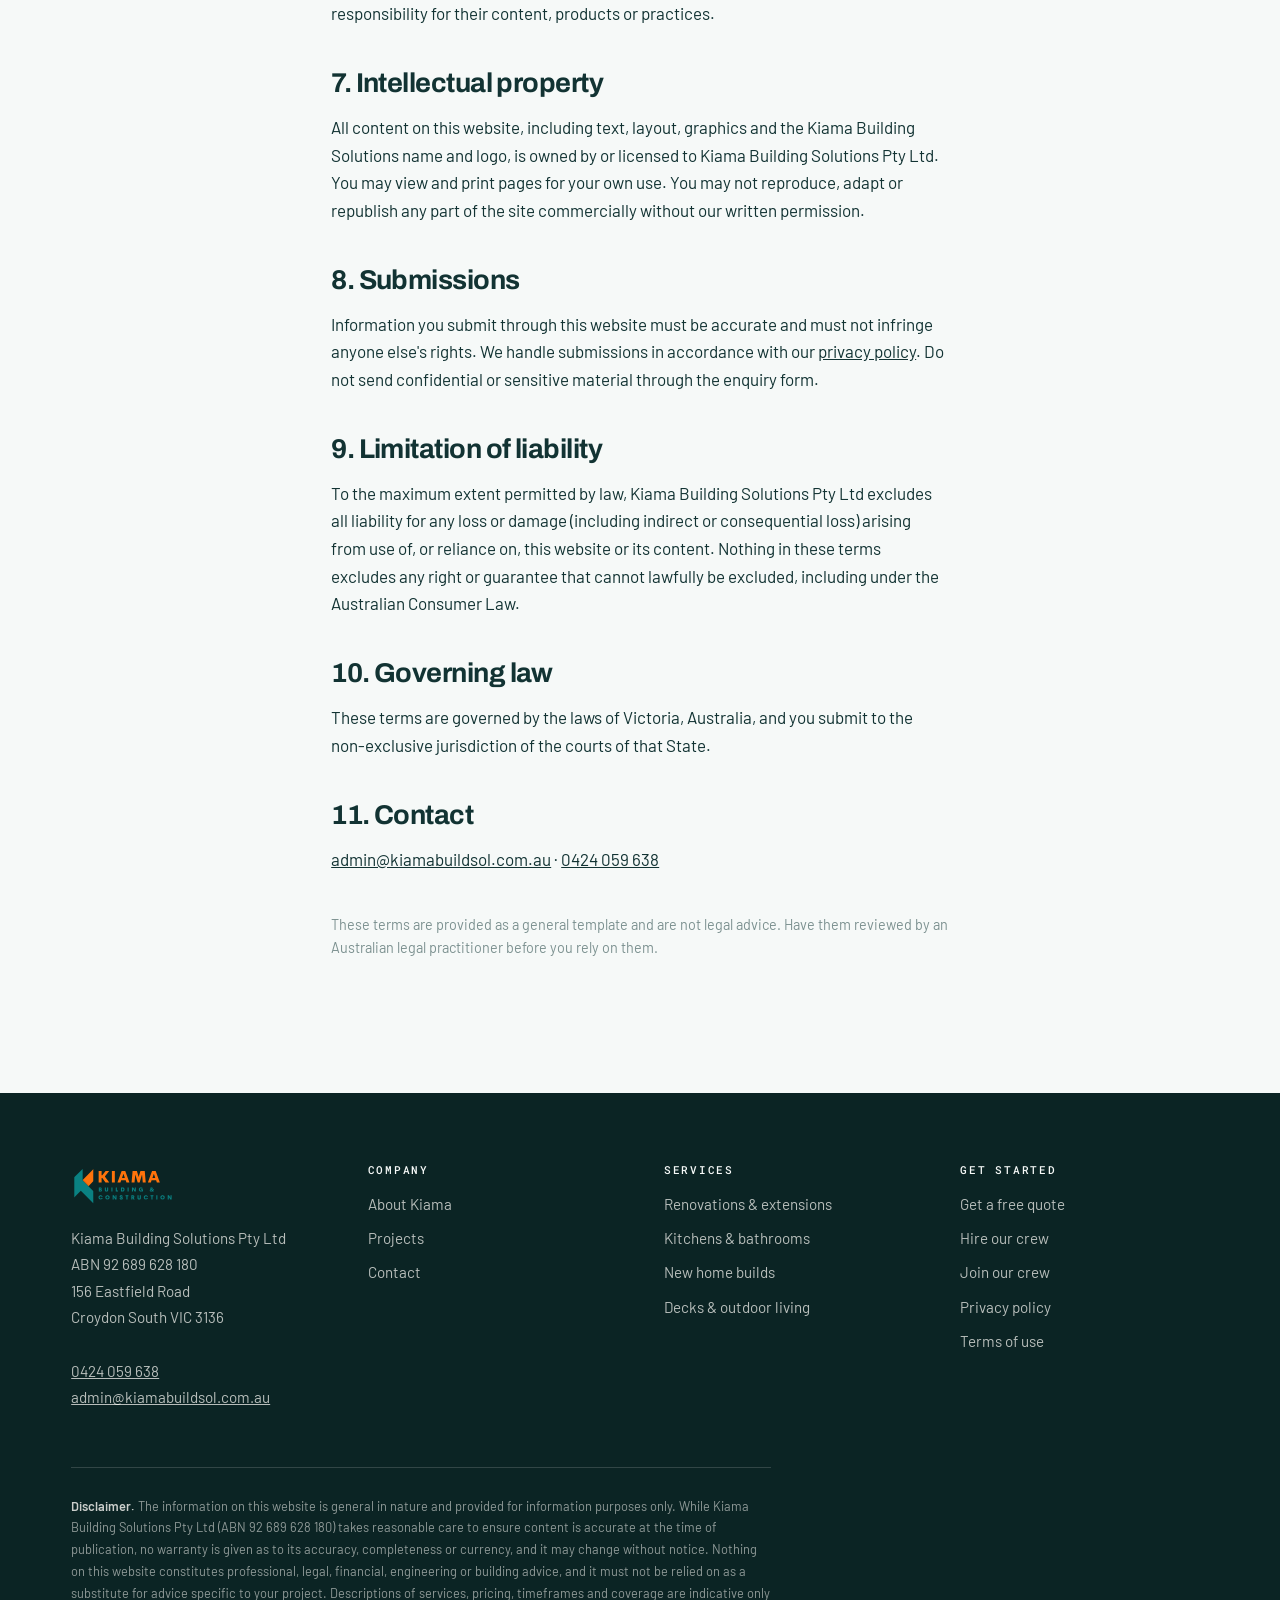
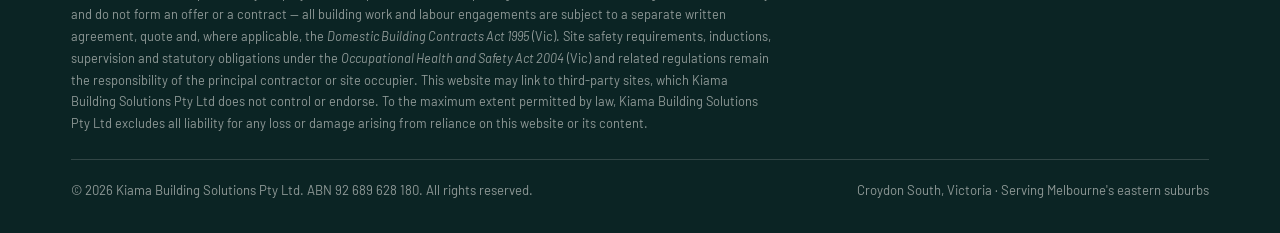
<file: terms.html>
<!DOCTYPE html>
<html lang="en-AU">
<head>
<meta charset="utf-8">
<meta name="viewport" content="width=device-width, initial-scale=1">
<title>Terms of Use | Kiama Building Solutions</title>
<meta name="description" content="Terms of use for the Kiama Building Solutions Pty Ltd website, including disclaimers and limitation of liability.">
<link rel="canonical" href="https://www.kiamabuildsol.com.au/terms.html">
<meta name="robots" content="index, follow, max-image-preview:large">
<meta name="theme-color" content="#FF730B">
<meta name="geo.region" content="AU-VIC">
<meta name="geo.placename" content="Croydon South, Victoria">

<meta property="og:type" content="website">
<meta property="og:site_name" content="Kiama Building Solutions">
<meta property="og:locale" content="en_AU">
<meta property="og:title" content="Terms of Use | Kiama Building Solutions">
<meta property="og:description" content="Terms of use for the Kiama Building Solutions Pty Ltd website.">
<meta property="og:url" content="https://www.kiamabuildsol.com.au/terms.html">
<meta property="og:image" content="https://www.kiamabuildsol.com.au/assets/og-image.png">
<meta property="og:image:width" content="1200">
<meta property="og:image:height" content="630">
<meta name="twitter:card" content="summary_large_image">
<meta name="twitter:title" content="Terms of Use | Kiama Building Solutions">
<meta name="twitter:description" content="Terms of use for the Kiama Building Solutions Pty Ltd website.">
<meta name="twitter:image" content="https://www.kiamabuildsol.com.au/assets/og-image.png">

<link rel="icon" href="/assets/favicon.svg" type="image/svg+xml">
<link rel="icon" href="/assets/favicon.ico" sizes="any">
<link rel="icon" href="/assets/favicon-512.png" type="image/png">
<link rel="apple-touch-icon" href="/assets/apple-touch-icon.png">

<link rel="preconnect" href="https://fonts.googleapis.com">
<link rel="preconnect" href="https://fonts.gstatic.com" crossorigin>
<link rel="stylesheet" href="https://fonts.googleapis.com/css2?family=Archivo:wght@400;600;700;800&family=Barlow:wght@400;500;600&family=Roboto+Mono:wght@400;500&display=swap">
<link rel="stylesheet" href="/css/style.css">
<script type="application/ld+json">
{"@context":"https://schema.org","@type":"BreadcrumbList","itemListElement":[
{"@type":"ListItem","position":1,"name":"Home","item":"https://www.kiamabuildsol.com.au/"},
{"@type":"ListItem","position":2,"name":"Terms of use","item":"https://www.kiamabuildsol.com.au/terms.html"}]}
</script>
</head>
<body>
<a class="skip" href="#main">Skip to content</a>
<header class="site-head">
  <div class="wrap head-in">
    <a class="brand" href="/" aria-label="Kiama Building Solutions — home">
      <img class="brand-logo" src="/assets/kiama-logo.svg" alt="Kiama Building Solutions" width="670" height="255">
    </a>
    <button class="nav-toggle" type="button" aria-expanded="false" aria-controls="primary-nav" aria-label="Open menu">
      <svg viewBox="0 0 24 24" fill="none" stroke="currentColor" stroke-width="2" aria-hidden="true"><path d="M3 6h18M3 12h18M3 18h18"/></svg>
    </button>
    <nav class="nav" id="primary-nav" data-open="false" aria-label="Primary">
      <a href="/services.html">Services</a>
      <a href="/projects.html">Projects</a>
      <a href="/workforce.html">Workforce</a>
      <a href="/about.html">About</a>
      <a href="/contact.html">Contact</a>
      <a class="btn btn--primary" href="/contact.html?type=Get%20a%20quote">Get a free quote</a>
    </nav>
  </div>
</header>

<div class="wrap crumbs"><a href="/">Home</a> &nbsp;/&nbsp; Terms of use</div>
<main id="main">
  <section class="wrap page-head">
    <span class="eyebrow">Legal</span>
    <h1>Terms of use</h1>
    <p class="lead">Last updated: <span data-year>2026</span>. By using this website you accept these terms.</p>
  </section>

  <section class="section">
    <div class="wrap prose">
      <h2>1. About these terms</h2>
      <p>This website is operated by Kiama Building Solutions Pty Ltd (ABN 92 689 628 180). By accessing or using it,
        you agree to these terms. If you do not agree, please do not use the site.</p>

      <h2>2. Information is general only</h2>
      <p>Content on this website is general in nature and provided for information purposes. It does not constitute
        professional, legal, financial, engineering or building advice, and must not be relied on as a substitute for
        advice specific to your circumstances or project.</p>

      <h2>3. No offer or contract</h2>
      <p>Descriptions of services, pricing, timeframes, availability and coverage are indicative only. Nothing on
        this website constitutes an offer capable of acceptance. All building work and labour engagements are subject
        to a separate written agreement and, where applicable, a contract complying with the <em>Domestic Building
        Contracts Act 1995</em> (Vic), which prevails over anything published here.</p>

      <h2>4. Accuracy</h2>
      <p>We take reasonable care to keep content accurate and current, but give no warranty that it is accurate,
        complete or up to date, and it may change without notice.</p>

      <h2>5. Site safety and legal obligations</h2>
      <p>Nothing on this website transfers, reduces or alters any duty owed by a principal contractor, site occupier
        or employer. Site safety requirements, inductions, supervision, risk assessment and statutory obligations
        under the <em>Occupational Health and Safety Act 2004</em> (Vic) and related regulations remain the
        responsibility of the party controlling the workplace.</p>

      <h2>6. Third-party links</h2>
      <p>This website may link to third-party websites. We do not control, endorse or accept responsibility for their
        content, products or practices.</p>

      <h2>7. Intellectual property</h2>
      <p>All content on this website, including text, layout, graphics and the Kiama Building Solutions name and
        logo, is owned by or licensed to Kiama Building Solutions Pty Ltd. You may view and print pages for your own
        use. You may not reproduce, adapt or republish any part of the site commercially without our written
        permission.</p>

      <h2>8. Submissions</h2>
      <p>Information you submit through this website must be accurate and must not infringe anyone else's rights. We
        handle submissions in accordance with our <a href="/privacy.html">privacy policy</a>. Do not send confidential
        or sensitive material through the enquiry form.</p>

      <h2>9. Limitation of liability</h2>
      <p>To the maximum extent permitted by law, Kiama Building Solutions Pty Ltd excludes all liability for any loss
        or damage (including indirect or consequential loss) arising from use of, or reliance on, this website or its
        content. Nothing in these terms excludes any right or guarantee that cannot lawfully be excluded, including
        under the Australian Consumer Law.</p>

      <h2>10. Governing law</h2>
      <p>These terms are governed by the laws of Victoria, Australia, and you submit to the non-exclusive jurisdiction
        of the courts of that State.</p>

      <h2>11. Contact</h2>
      <p><a href="mailto:admin@kiamabuildsol.com.au">admin@kiamabuildsol.com.au</a> &middot;
        <a href="tel:+61424059638">0424 059 638</a></p>

      <p style="margin-top:2.5rem;font-size:.9rem;color:var(--muted)">These terms are provided as a general template
        and are not legal advice. Have them reviewed by an Australian legal practitioner before you rely on them.</p>
    </div>
  </section>
</main>
<footer class="site-foot">
  <div class="wrap">
    <div class="foot-top">
      <div class="foot-brand">
        <div class="brand">
          <img class="brand-logo" src="/assets/kiama-logo.svg" alt="Kiama Building Solutions" width="670" height="255">
        </div>
        <address>
          Kiama Building Solutions Pty Ltd<br>
          ABN 92 689 628 180<br>
          156 Eastfield Road<br>
          Croydon South VIC 3136<br><br>
          <a href="tel:+61424059638">0424 059 638</a><br>
          <a href="mailto:admin@kiamabuildsol.com.au">admin@kiamabuildsol.com.au</a>
        </address>
      </div>
      <div>
        <h4>Company</h4>
        <ul class="foot-links">
          <li><a href="/about.html">About Kiama</a></li>
          <li><a href="/projects.html">Projects</a></li>
          <li><a href="/contact.html">Contact</a></li>
        </ul>
      </div>
      <div>
        <h4>Services</h4>
        <ul class="foot-links">
          <li><a href="/services.html#renovations">Renovations &amp; extensions</a></li>
          <li><a href="/services.html#kitchens-bathrooms">Kitchens &amp; bathrooms</a></li>
          <li><a href="/services.html#new-builds">New home builds</a></li>
          <li><a href="/services.html#outdoor-living">Decks &amp; outdoor living</a></li>
        </ul>
      </div>
      <div>
        <h4>Get started</h4>
        <ul class="foot-links">
          <li><a href="/contact.html?type=Get%20a%20quote">Get a free quote</a></li>
          <li><a href="/workforce.html">Hire our crew</a></li>
          <li><a href="/workforce.html#join">Join our crew</a></li>
          <li><a href="/privacy.html">Privacy policy</a></li>
          <li><a href="/terms.html">Terms of use</a></li>
        </ul>
      </div>
    </div>

    <p class="foot-disclaimer"><strong>Disclaimer.</strong> The information on this website is general in nature and provided for
information purposes only. While Kiama Building Solutions Pty Ltd (ABN 92 689 628 180) takes reasonable care to
ensure content is accurate at the time of publication, no warranty is given as to its accuracy, completeness or
currency, and it may change without notice. Nothing on this website constitutes professional, legal, financial,
engineering or building advice, and it must not be relied on as a substitute for advice specific to your project.
Descriptions of services, pricing, timeframes and coverage are indicative only and do not form an offer or a
contract — all building work and labour engagements are subject to a separate written agreement, quote and, where
applicable, the <em>Domestic Building Contracts Act 1995</em> (Vic). Site safety requirements, inductions, supervision
and statutory obligations under the <em>Occupational Health and Safety Act 2004</em> (Vic) and related regulations
remain the responsibility of the principal contractor or site occupier. This website may link to third-party sites,
which Kiama Building Solutions Pty Ltd does not control or endorse. To the maximum extent permitted by law, Kiama
Building Solutions Pty Ltd excludes all liability for any loss or damage arising from reliance on this website or its
content.</p>

    <div class="foot-base">
      <span>&copy; <span data-year>2026</span> Kiama Building Solutions Pty Ltd. ABN 92 689 628 180. All rights reserved.</span>
      <span>Croydon South, Victoria &middot; Serving Melbourne's eastern suburbs</span>
    </div>
  </div>
</footer>
<script src="/js/main.js" defer></script>
</body>
</html>
</file>
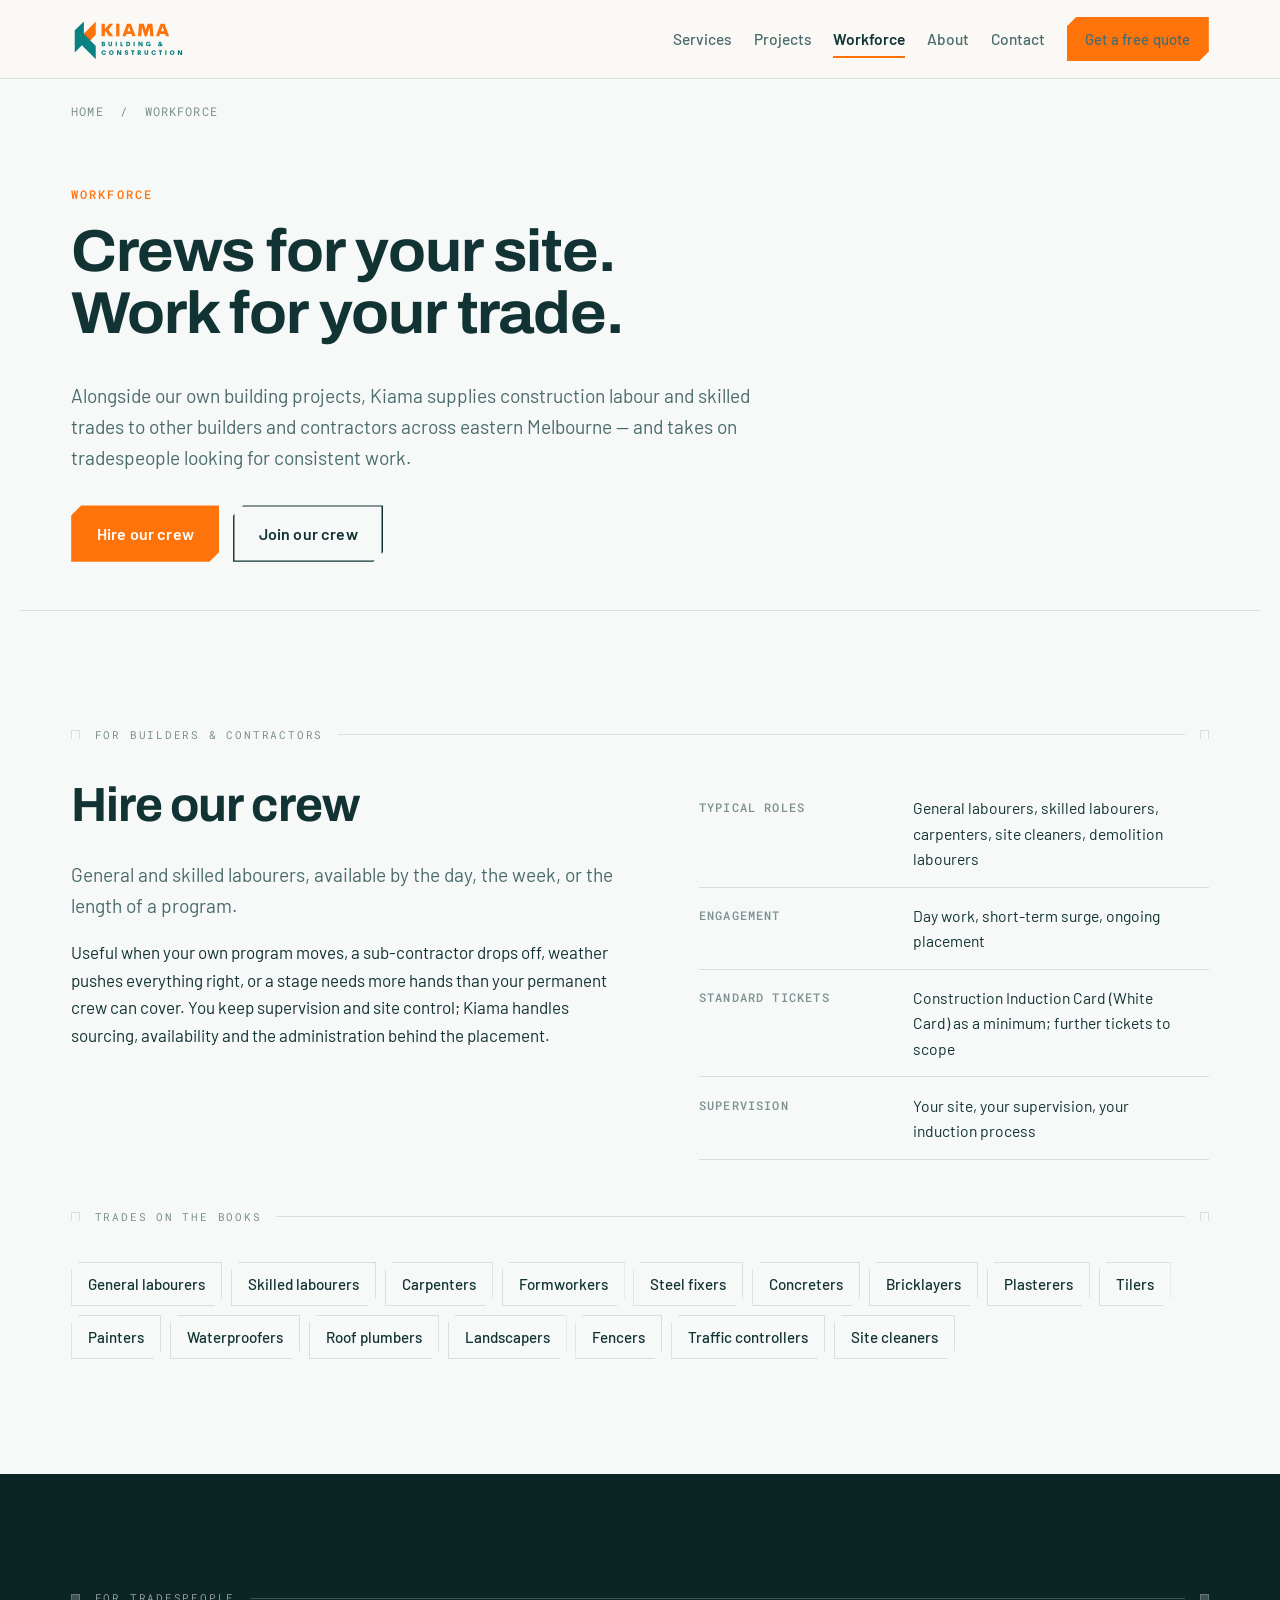
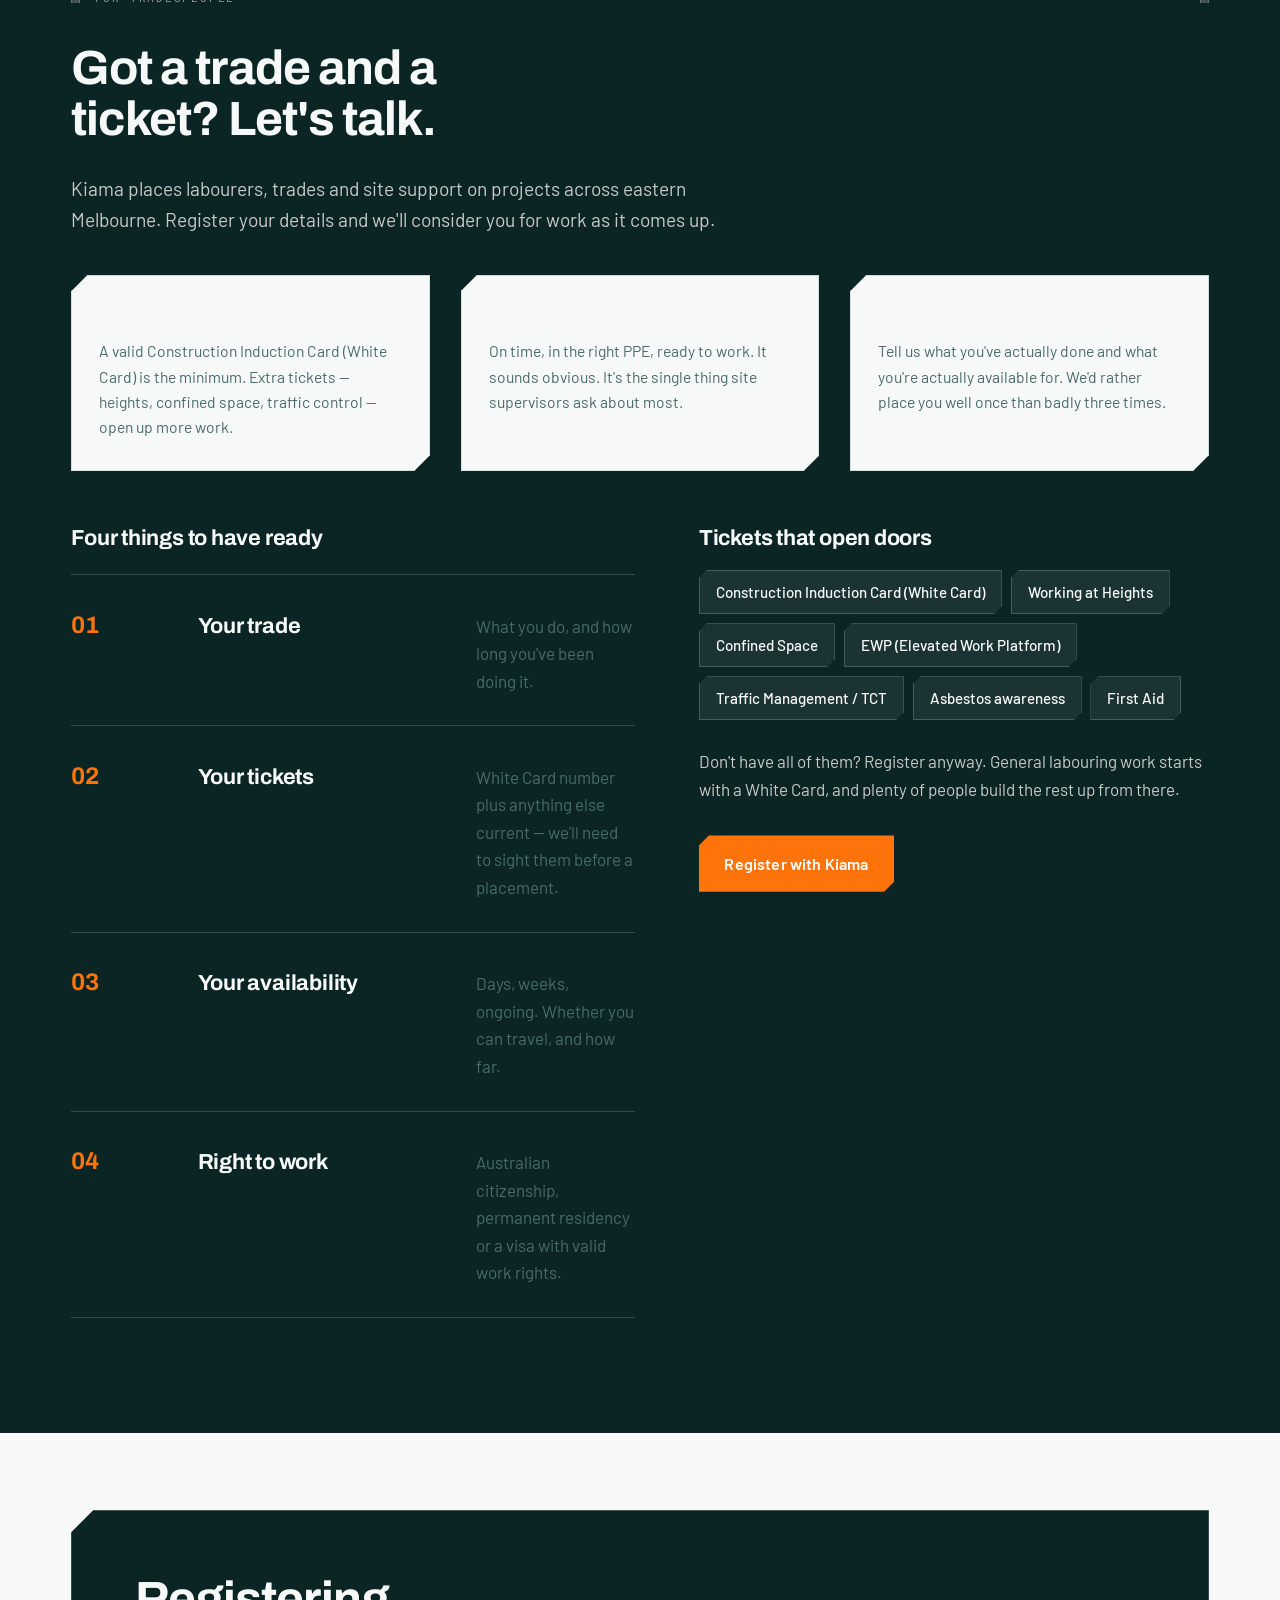
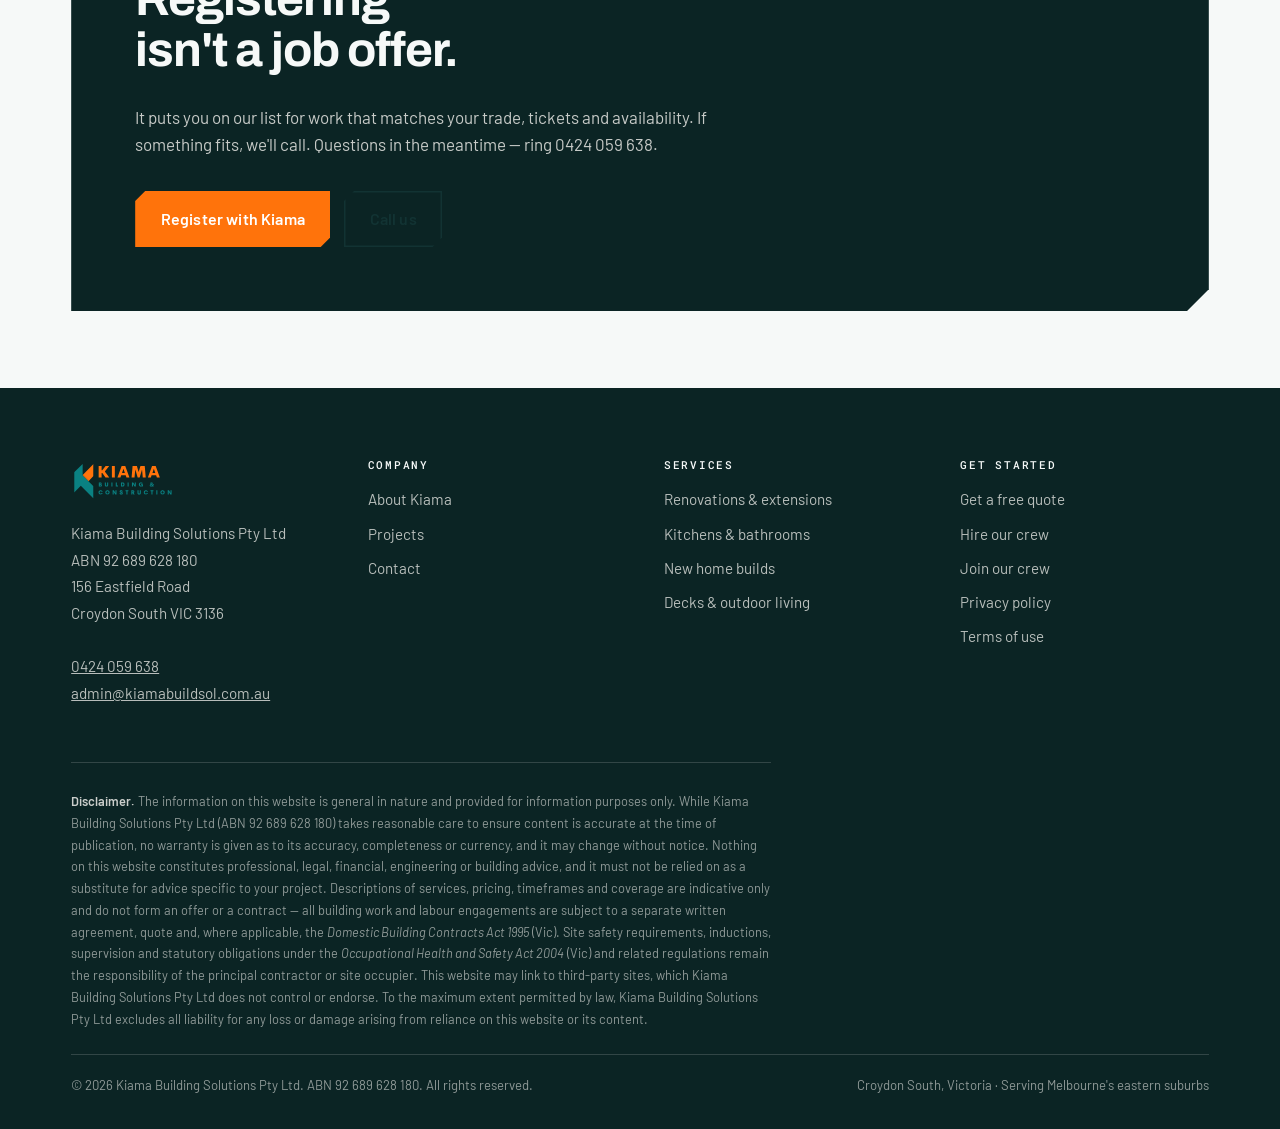
<file: workforce.html>
<!DOCTYPE html>
<html lang="en-AU">
<head>
<meta charset="utf-8">
<meta name="viewport" content="width=device-width, initial-scale=1">
<title>Hire a Crew or Find Building Work | Kiama Building Solutions</title>
<meta name="description" content="Kiama Building Solutions supplies labourers and tradespeople to other builders and contractors across eastern Melbourne, and takes on registrations from tradespeople looking for work.">
<link rel="canonical" href="https://www.kiamabuildsol.com.au/workforce.html">
<meta name="robots" content="index, follow, max-image-preview:large">
<meta name="theme-color" content="#FF730B">
<meta name="geo.region" content="AU-VIC">
<meta name="geo.placename" content="Croydon South, Victoria">

<meta property="og:type" content="website">
<meta property="og:site_name" content="Kiama Building Solutions">
<meta property="og:locale" content="en_AU">
<meta property="og:title" content="Hire a Crew or Find Building Work | Kiama Building Solutions">
<meta property="og:description" content="Labour hire and skilled trades for builders, plus registrations for tradespeople looking for work, across eastern Melbourne.">
<meta property="og:url" content="https://www.kiamabuildsol.com.au/workforce.html">
<meta property="og:image" content="https://www.kiamabuildsol.com.au/assets/og-image.png">
<meta property="og:image:width" content="1200">
<meta property="og:image:height" content="630">
<meta name="twitter:card" content="summary_large_image">
<meta name="twitter:title" content="Hire a Crew or Find Building Work | Kiama Building Solutions">
<meta name="twitter:description" content="Labour hire and skilled trades for builders, plus registrations for tradespeople looking for work, across eastern Melbourne.">
<meta name="twitter:image" content="https://www.kiamabuildsol.com.au/assets/og-image.png">

<link rel="icon" href="/assets/favicon.svg" type="image/svg+xml">
<link rel="icon" href="/assets/favicon.ico" sizes="any">
<link rel="icon" href="/assets/favicon-512.png" type="image/png">
<link rel="apple-touch-icon" href="/assets/apple-touch-icon.png">

<link rel="preconnect" href="https://fonts.googleapis.com">
<link rel="preconnect" href="https://fonts.gstatic.com" crossorigin>
<link rel="stylesheet" href="https://fonts.googleapis.com/css2?family=Archivo:wght@400;600;700;800&family=Barlow:wght@400;500;600&family=Roboto+Mono:wght@400;500&display=swap">
<link rel="stylesheet" href="/css/style.css">
<script type="application/ld+json">
{"@context":"https://schema.org","@type":"BreadcrumbList","itemListElement":[
{"@type":"ListItem","position":1,"name":"Home","item":"https://www.kiamabuildsol.com.au/"},
{"@type":"ListItem","position":2,"name":"Workforce","item":"https://www.kiamabuildsol.com.au/workforce.html"}]}
</script>
</head>
<body>
<a class="skip" href="#main">Skip to content</a>
<header class="site-head">
  <div class="wrap head-in">
    <a class="brand" href="/" aria-label="Kiama Building Solutions — home">
      <img class="brand-logo" src="/assets/kiama-logo.svg" alt="Kiama Building Solutions" width="670" height="255">
    </a>
    <button class="nav-toggle" type="button" aria-expanded="false" aria-controls="primary-nav" aria-label="Open menu">
      <svg viewBox="0 0 24 24" fill="none" stroke="currentColor" stroke-width="2" aria-hidden="true"><path d="M3 6h18M3 12h18M3 18h18"/></svg>
    </button>
    <nav class="nav" id="primary-nav" data-open="false" aria-label="Primary">
      <a href="/services.html">Services</a>
      <a href="/projects.html">Projects</a>
      <a href="/workforce.html" aria-current="page">Workforce</a>
      <a href="/about.html">About</a>
      <a href="/contact.html">Contact</a>
      <a class="btn btn--primary" href="/contact.html?type=Get%20a%20quote">Get a free quote</a>
    </nav>
  </div>
</header>

<div class="wrap crumbs"><a href="/">Home</a> &nbsp;/&nbsp; Workforce</div>
<main id="main">
  <section class="wrap page-head">
    <span class="eyebrow">Workforce</span>
    <h1>Crews for your site. Work for your trade.</h1>
    <p class="lead">Alongside our own building projects, Kiama supplies construction labour and skilled trades to
      other builders and contractors across eastern Melbourne — and takes on tradespeople looking for consistent
      work.</p>
    <div class="btn-row">
      <a class="btn btn--primary" href="/contact.html?type=Hire%20a%20crew">Hire our crew</a>
      <a class="btn btn--ghost" href="#join">Join our crew</a>
    </div>
  </section>

  <section class="section" id="hire">
    <div class="wrap">
      <p class="dimline"><span>For builders &amp; contractors</span><i></i></p>
      <div class="split">
        <div class="reveal">
          <h2>Hire our crew</h2>
          <p class="lead">General and skilled labourers, available by the day, the week, or the length of a
            program.</p>
          <p>Useful when your own program moves, a sub-contractor drops off, weather pushes everything right, or a
            stage needs more hands than your permanent crew can cover. You keep supervision and site control; Kiama
            handles sourcing, availability and the administration behind the placement.</p>
        </div>
        <div class="reveal">
          <table class="spec">
            <tr><th>Typical roles</th><td>General labourers, skilled labourers, carpenters, site cleaners, demolition labourers</td></tr>
            <tr><th>Engagement</th><td>Day work, short-term surge, ongoing placement</td></tr>
            <tr><th>Standard tickets</th><td>Construction Induction Card (White Card) as a minimum; further tickets to scope</td></tr>
            <tr><th>Supervision</th><td>Your site, your supervision, your induction process</td></tr>
          </table>
        </div>
      </div>
      <div class="reveal" style="margin-top:3rem">
        <p class="dimline"><span>Trades on the books</span><i></i></p>
        <ul class="chips">
          <li>General labourers</li><li>Skilled labourers</li><li>Carpenters</li><li>Formworkers</li>
          <li>Steel fixers</li><li>Concreters</li><li>Bricklayers</li><li>Plasterers</li>
          <li>Tilers</li><li>Painters</li><li>Waterproofers</li><li>Roof plumbers</li>
          <li>Landscapers</li><li>Fencers</li><li>Traffic controllers</li><li>Site cleaners</li>
        </ul>
      </div>
    </div>
  </section>

  <section class="section section--ink" id="join">
    <div class="wrap">
      <p class="dimline"><span>For tradespeople</span><i></i></p>
      <h2 style="max-width:22ch">Got a trade and a ticket? Let's talk.</h2>
      <p class="lead">Kiama places labourers, trades and site support on projects across eastern Melbourne. Register
        your details and we'll consider you for work as it comes up.</p>
      <div class="grid grid--3 reveal" style="margin-top:2.5rem">
        <div class="card chamfer">
          <h3>Current tickets</h3>
          <p>A valid Construction Induction Card (White Card) is the minimum. Extra tickets — heights, confined
            space, traffic control — open up more work.</p>
        </div>
        <div class="card chamfer">
          <h3>You turn up</h3>
          <p>On time, in the right PPE, ready to work. It sounds obvious. It's the single thing site supervisors ask
            about most.</p>
        </div>
        <div class="card chamfer">
          <h3>Straight answers</h3>
          <p>Tell us what you've actually done and what you're actually available for. We'd rather place you well
            once than badly three times.</p>
        </div>
      </div>
      <div class="split" style="margin-top:3.5rem">
        <div class="reveal">
          <h3>Four things to have ready</h3>
          <div class="steps" style="margin-top:1.5rem">
            <div class="step">
              <h3>Your trade</h3>
              <p>What you do, and how long you've been doing it.</p>
            </div>
            <div class="step">
              <h3>Your tickets</h3>
              <p>White Card number plus anything else current — we'll need to sight them before a placement.</p>
            </div>
            <div class="step">
              <h3>Your availability</h3>
              <p>Days, weeks, ongoing. Whether you can travel, and how far.</p>
            </div>
            <div class="step">
              <h3>Right to work</h3>
              <p>Australian citizenship, permanent residency or a visa with valid work rights.</p>
            </div>
          </div>
        </div>
        <div class="reveal">
          <h3>Tickets that open doors</h3>
          <ul class="chips" style="margin-top:1.25rem">
            <li>Construction Induction Card (White Card)</li>
            <li>Working at Heights</li>
            <li>Confined Space</li>
            <li>EWP (Elevated Work Platform)</li>
            <li>Traffic Management / TCT</li>
            <li>Asbestos awareness</li>
            <li>First Aid</li>
          </ul>
          <p style="margin-top:1.75rem">Don't have all of them? Register anyway. General labouring work starts with a
            White Card, and plenty of people build the rest up from there.</p>
          <div class="btn-row">
            <a class="btn btn--primary" href="/contact.html?type=Looking%20for%20work">Register with Kiama</a>
          </div>
        </div>
      </div>
    </div>
  </section>

  <section class="section section--tight">
    <div class="wrap">
      <div class="band chamfer reveal">
        <h2>Registering isn't a job offer.</h2>
        <p>It puts you on our list for work that matches your trade, tickets and availability. If something fits,
          we'll call. Questions in the meantime — ring 0424 059 638.</p>
        <div class="btn-row">
          <a class="btn btn--primary" href="/contact.html?type=Looking%20for%20work">Register with Kiama</a>
          <a class="btn btn--ghost" href="tel:+61424059638">Call us</a>
        </div>
      </div>
    </div>
  </section>
</main>
<footer class="site-foot">
  <div class="wrap">
    <div class="foot-top">
      <div class="foot-brand">
        <div class="brand">
          <img class="brand-logo" src="/assets/kiama-logo.svg" alt="Kiama Building Solutions" width="670" height="255">
        </div>
        <address>
          Kiama Building Solutions Pty Ltd<br>
          ABN 92 689 628 180<br>
          156 Eastfield Road<br>
          Croydon South VIC 3136<br><br>
          <a href="tel:+61424059638">0424 059 638</a><br>
          <a href="mailto:admin@kiamabuildsol.com.au">admin@kiamabuildsol.com.au</a>
        </address>
      </div>
      <div>
        <h4>Company</h4>
        <ul class="foot-links">
          <li><a href="/about.html">About Kiama</a></li>
          <li><a href="/projects.html">Projects</a></li>
          <li><a href="/contact.html">Contact</a></li>
        </ul>
      </div>
      <div>
        <h4>Services</h4>
        <ul class="foot-links">
          <li><a href="/services.html#renovations">Renovations &amp; extensions</a></li>
          <li><a href="/services.html#kitchens-bathrooms">Kitchens &amp; bathrooms</a></li>
          <li><a href="/services.html#new-builds">New home builds</a></li>
          <li><a href="/services.html#outdoor-living">Decks &amp; outdoor living</a></li>
        </ul>
      </div>
      <div>
        <h4>Get started</h4>
        <ul class="foot-links">
          <li><a href="/contact.html?type=Get%20a%20quote">Get a free quote</a></li>
          <li><a href="/workforce.html">Hire our crew</a></li>
          <li><a href="/workforce.html#join">Join our crew</a></li>
          <li><a href="/privacy.html">Privacy policy</a></li>
          <li><a href="/terms.html">Terms of use</a></li>
        </ul>
      </div>
    </div>

    <p class="foot-disclaimer"><strong>Disclaimer.</strong> The information on this website is general in nature and provided for
information purposes only. While Kiama Building Solutions Pty Ltd (ABN 92 689 628 180) takes reasonable care to
ensure content is accurate at the time of publication, no warranty is given as to its accuracy, completeness or
currency, and it may change without notice. Nothing on this website constitutes professional, legal, financial,
engineering or building advice, and it must not be relied on as a substitute for advice specific to your project.
Descriptions of services, pricing, timeframes and coverage are indicative only and do not form an offer or a
contract — all building work and labour engagements are subject to a separate written agreement, quote and, where
applicable, the <em>Domestic Building Contracts Act 1995</em> (Vic). Site safety requirements, inductions, supervision
and statutory obligations under the <em>Occupational Health and Safety Act 2004</em> (Vic) and related regulations
remain the responsibility of the principal contractor or site occupier. This website may link to third-party sites,
which Kiama Building Solutions Pty Ltd does not control or endorse. To the maximum extent permitted by law, Kiama
Building Solutions Pty Ltd excludes all liability for any loss or damage arising from reliance on this website or its
content.</p>

    <div class="foot-base">
      <span>&copy; <span data-year>2026</span> Kiama Building Solutions Pty Ltd. ABN 92 689 628 180. All rights reserved.</span>
      <span>Croydon South, Victoria &middot; Serving Melbourne's eastern suburbs</span>
    </div>
  </div>
</footer>
<script src="/js/main.js" defer></script>
</body>
</html>
</file>
<file: css/style.css>
/* ============================================================
   Kiama Building Solutions — core stylesheet
   Palette: burnt terracotta + cool slate charcoal + warm paper.
   ============================================================ */

:root {
  /* Brand — colours sampled directly from the Kiama logo artwork */
  --clay:           #FF730B;
  --clay-deep:      #D8640D;
  --clay-tint:      #FFE7D4;
  --slate:          #123333;
  --slate-deep:     #0B2424;
  --slate-soft:     #4A6B6B;
  --paper:          #F6F9F8;

  /* Derived neutrals */
  --concrete:       #EBF0EF;
  --concrete-deep:  #DCE5E4;
  --line:           #D6E0DF;
  --muted:          #7C9190;

  /* Type */
  --display: "Archivo", "Arial Black", system-ui, sans-serif;
  --body:    "Barlow", system-ui, -apple-system, "Segoe UI", sans-serif;
  --mono:    "Roboto Mono", ui-monospace, "SFMono-Regular", monospace;

  /* Rhythm */
  --gutter: clamp(1.25rem, 4vw, 3.5rem);
  --max: 1240px;
  --chamfer: 14px;
  --section-y: clamp(4rem, 9vw, 7.5rem);
}

/* ---------- Reset ---------- */
*, *::before, *::after { box-sizing: border-box; }
html { -webkit-text-size-adjust: 100%; scroll-behavior: smooth; }
@media (prefers-reduced-motion: reduce) {
  html { scroll-behavior: auto; }
  *, *::before, *::after { animation-duration: .001ms !important; transition-duration: .001ms !important; }
}
body {
  margin: 0;
  background: var(--paper);
  color: var(--slate);
  font-family: var(--body);
  font-size: 1.0625rem;
  line-height: 1.62;
  -webkit-font-smoothing: antialiased;
}
img, svg { max-width: 100%; height: auto; display: block; }
a { color: inherit; }

/* ---------- Type scale ---------- */
h1, h2, h3, h4 {
  font-family: var(--display);
  font-weight: 700;
  letter-spacing: -0.02em;
  line-height: 1.05;
  margin: 0 0 .6em;
  text-wrap: balance;
}
h1 { font-size: clamp(2.5rem, 6.6vw, 4.6rem); font-stretch: 105%; }
h2 { font-size: clamp(1.9rem, 3.9vw, 3rem); }
h3 { font-size: clamp(1.15rem, 1.7vw, 1.4rem); letter-spacing: -0.01em; }
p  { margin: 0 0 1.1rem; }
.lead { font-size: clamp(1.1rem, 1.5vw, 1.3rem); color: var(--slate-soft); max-width: 62ch; }
strong { font-weight: 600; }

.eyebrow {
  font-family: var(--mono);
  font-size: .72rem;
  letter-spacing: .18em;
  text-transform: uppercase;
  color: var(--clay);
  font-weight: 500;
  margin: 0 0 1rem;
  display: block;
}

/* ---------- Layout ---------- */
.wrap { width: 100%; max-width: var(--max); margin-inline: auto; padding-inline: var(--gutter); }
.section { padding-block: var(--section-y); }
.section--tight { padding-block: clamp(3rem, 6vw, 5rem); }
.section--concrete { background: var(--concrete); }
.section--ink { background: var(--slate-deep); color: var(--paper); }
.section--ink .lead,
.section--ink p { color: rgba(251, 249, 245, .78); }
.section--ink h2, .section--ink h3 { color: var(--paper); }

.grid { display: grid; gap: clamp(1.25rem, 2.4vw, 2rem); }
.grid--2 { grid-template-columns: repeat(auto-fit, minmax(280px, 1fr)); }
.grid--3 { grid-template-columns: repeat(auto-fit, minmax(255px, 1fr)); }
.grid--4 { grid-template-columns: repeat(auto-fit, minmax(215px, 1fr)); }

.split {
  display: grid;
  gap: clamp(2rem, 5vw, 4.5rem);
  grid-template-columns: minmax(0, 1fr);
  align-items: start;
}
@media (min-width: 900px) { .split { grid-template-columns: minmax(0, 1.05fr) minmax(0, .95fr); } }

/* ---------- Signature: dimension-line divider ---------- */
.dimline {
  display: flex;
  align-items: center;
  gap: .9rem;
  margin: 0 0 2.25rem;
  font-family: var(--mono);
  font-size: .7rem;
  letter-spacing: .16em;
  text-transform: uppercase;
  color: var(--muted);
}
.dimline::before,
.dimline::after {
  content: "";
  height: 9px;
  border-inline: 1px solid var(--line);
  border-top: 1px solid var(--line);
  flex: 0 0 auto;
  width: 9px;
  align-self: center;
}
.dimline span { white-space: nowrap; }
.dimline i {
  display: block;
  flex: 1 1 auto;
  height: 1px;
  background: var(--line);
}
.section--ink .dimline { color: rgba(251, 249, 245, .55); }
.section--ink .dimline i,
.section--ink .dimline::before,
.section--ink .dimline::after { background: rgba(251, 249, 245, .22); border-color: rgba(251, 249, 245, .22); }
.section--ink .dimline i { background: rgba(251, 249, 245, .22); }

/* ---------- Signature: chamfer ---------- */
.chamfer {
  clip-path: polygon(
    var(--chamfer) 0, 100% 0, 100% calc(100% - var(--chamfer)),
    calc(100% - var(--chamfer)) 100%, 0 100%, 0 var(--chamfer)
  );
}

/* ---------- Buttons ---------- */
.btn {
  --chamfer: 10px;
  display: inline-flex;
  align-items: center;
  gap: .55rem;
  padding: .95rem 1.6rem;
  font-family: var(--body);
  font-weight: 600;
  font-size: 1rem;
  letter-spacing: .01em;
  text-decoration: none;
  border: 0;
  cursor: pointer;
  transition: background-color .18s ease, color .18s ease, transform .18s ease;
  clip-path: polygon(
    var(--chamfer) 0, 100% 0, 100% calc(100% - var(--chamfer)),
    calc(100% - var(--chamfer)) 100%, 0 100%, 0 var(--chamfer)
  );
}
.btn--primary { background: var(--clay); color: #fff; }
.btn--primary:hover { background: var(--clay-deep); }
.btn--ghost { background: transparent; color: var(--slate); box-shadow: inset 0 0 0 1.5px var(--slate); }
.btn--ghost:hover { background: var(--slate); color: var(--paper); }
.section--ink .btn--ghost { color: var(--paper); box-shadow: inset 0 0 0 1.5px rgba(251, 249, 245, .5); }
.section--ink .btn--ghost:hover { background: var(--paper); color: var(--slate-deep); }
.btn:active { transform: translateY(1px); }
.btn-row { display: flex; flex-wrap: wrap; gap: .85rem; margin-top: 2rem; }

a:focus-visible, button:focus-visible, input:focus-visible,
select:focus-visible, textarea:focus-visible {
  outline: 3px solid var(--clay);
  outline-offset: 3px;
}

/* ---------- Skip link ---------- */
.skip {
  position: absolute; left: -9999px; top: 0; z-index: 999;
  background: var(--clay); color: #fff; padding: .8rem 1.2rem; font-weight: 600;
}
.skip:focus { left: 0; }

/* ---------- Header ---------- */
.site-head {
  position: sticky; top: 0; z-index: 100;
  background: rgba(251, 249, 245, .93);
  backdrop-filter: saturate(140%) blur(10px);
  border-bottom: 1px solid var(--line);
}
.head-in {
  display: flex; align-items: center; justify-content: space-between;
  gap: 1.5rem; min-height: 78px;
}

/* ---------- Brand lockup (the actual Kiama logo artwork, one crisp SVG) ---------- */
.brand { display: flex; align-items: center; text-decoration: none; flex: 0 0 auto; }
.brand-logo { height: 44px; width: auto; display: block; }
@media (max-width: 560px) { .brand-logo { height: 32px; } }

.nav { display: flex; align-items: center; gap: clamp(.75rem, 1.7vw, 1.6rem); }
.nav a {
  text-decoration: none; font-weight: 500; font-size: .97rem;
  color: var(--slate-soft); padding: .3rem 0; position: relative;
  transition: color .15s ease;
}
.nav a:hover { color: var(--slate); }
.nav a[aria-current="page"] { color: var(--slate); font-weight: 600; }
.nav a[aria-current="page"]::after {
  content: ""; position: absolute; left: 0; right: 0; bottom: -2px;
  height: 2px; background: var(--clay);
}
.nav .btn { padding: .65rem 1.15rem; font-size: .93rem; }

.nav-toggle {
  display: none; background: none; border: 0; padding: .5rem; cursor: pointer;
  color: var(--slate);
}
.nav-toggle svg { width: 26px; height: 26px; }

@media (max-width: 940px) {
  .nav-toggle { display: block; }
  .nav {
    position: fixed; inset: 78px 0 auto 0;
    background: var(--paper); border-bottom: 1px solid var(--line);
    flex-direction: column; align-items: stretch; gap: 0;
    padding: .5rem var(--gutter) 1.5rem;
    max-height: calc(100dvh - 78px); overflow-y: auto;
    transform: translateY(-8px); opacity: 0; pointer-events: none;
    transition: opacity .18s ease, transform .18s ease;
  }
  .nav[data-open="true"] { transform: none; opacity: 1; pointer-events: auto; }
  .nav a { padding: .95rem 0; border-bottom: 1px solid var(--line); font-size: 1.05rem; }
  .nav a[aria-current="page"]::after { display: none; }
  .nav .btn { margin-top: 1rem; justify-content: center; border-bottom: 0; }
}

/* ---------- Hero ---------- */
.hero { position: relative; overflow: hidden; background: var(--paper); }
.hero-in { padding-block: clamp(3.5rem, 8vw, 6.5rem) clamp(3.5rem, 7vw, 6rem); position: relative; z-index: 2; }
.hero h1 { max-width: 15ch; margin-bottom: 1.4rem; }
.hero .lead { max-width: 54ch; }
.hero-pattern {
  position: absolute; inset: 0; z-index: 1;
  pointer-events: none; opacity: .55;
  -webkit-mask-image: linear-gradient(115deg, transparent 38%, #000 78%);
          mask-image: linear-gradient(115deg, transparent 38%, #000 78%);
}
@media (max-width: 800px) { .hero-pattern { opacity: .25; } }

/* Hero stat strip */
.hero-facts {
  display: grid; gap: 0;
  grid-template-columns: repeat(auto-fit, minmax(180px, 1fr));
  border-top: 1px solid var(--line);
  position: relative; z-index: 2;
}
.hero-facts div { padding: 1.4rem 1.5rem 1.4rem 0; border-right: 1px solid var(--line); }
.hero-facts div:last-child { border-right: 0; }
.hero-facts dt {
  font-family: var(--mono); font-size: .68rem; letter-spacing: .16em;
  text-transform: uppercase; color: var(--muted); margin-bottom: .45rem;
}
.hero-facts dd { margin: 0; font-family: var(--display); font-weight: 700; font-size: 1.08rem; }
@media (max-width: 620px) { .hero-facts div { border-right: 0; border-bottom: 1px solid var(--line); padding-right: 0; } }

/* ---------- Cards ---------- */
.card {
  --chamfer: 16px;
  background: var(--paper);
  border: 1px solid var(--line);
  padding: 1.9rem 1.7rem;
  display: flex; flex-direction: column;
  transition: border-color .2s ease, transform .2s ease;
}
.section--concrete .card { background: var(--paper); }
.card:hover { border-color: var(--slate); }
a.card { text-decoration: none; }
a.card:hover { transform: translateY(-3px); }
.card h3 { margin-bottom: .55rem; }
.card p { color: var(--slate-soft); font-size: .98rem; margin-bottom: 0; }
.card .more {
  margin-top: 1.35rem; font-family: var(--mono); font-size: .72rem;
  letter-spacing: .14em; text-transform: uppercase; color: var(--clay); font-weight: 500;
}
.card-tag {
  font-family: var(--mono); font-size: .68rem; letter-spacing: .16em;
  text-transform: uppercase; color: var(--muted); margin-bottom: .9rem;
}

/* ---------- Step sequence ---------- */
.steps { counter-reset: step; display: grid; gap: 0; }
.step {
  counter-increment: step;
  display: grid; gap: clamp(1rem, 3vw, 2.5rem);
  grid-template-columns: minmax(0, 1fr);
  padding: 1.9rem 0;
  border-top: 1px solid var(--line);
}
.step:last-child { border-bottom: 1px solid var(--line); }
@media (min-width: 760px) { .step { grid-template-columns: 5.5rem 15rem minmax(0, 1fr); align-items: baseline; } }
.step::before {
  content: counter(step, decimal-leading-zero);
  font-family: var(--display); font-weight: 700; font-size: 1.5rem;
  color: var(--clay);
}
.step h3 { margin: 0; }
.step p { margin: 0; color: var(--slate-soft); }
.section--ink .step { border-color: rgba(251, 249, 245, .18); }

/* ---------- Chips ---------- */
.chips { display: flex; flex-wrap: wrap; gap: .55rem; margin: 0; padding: 0; list-style: none; }
.chips li {
  --chamfer: 8px;
  background: var(--paper); border: 1px solid var(--line);
  padding: .55rem 1rem; font-size: .95rem; font-weight: 500;
  clip-path: polygon(8px 0, 100% 0, 100% calc(100% - 8px), calc(100% - 8px) 100%, 0 100%, 0 8px);
}
.section--ink .chips li { background: rgba(251, 249, 245, .07); border-color: rgba(251, 249, 245, .2); color: var(--paper); }

/* ---------- Spec table ---------- */
.spec { width: 100%; border-collapse: collapse; }
.spec th, .spec td { text-align: left; vertical-align: top; padding: .95rem 1rem .95rem 0; border-bottom: 1px solid var(--line); font-size: .98rem; }
.spec th {
  width: 42%; font-weight: 500; color: var(--muted);
  font-family: var(--mono); font-size: .74rem; letter-spacing: .1em; text-transform: uppercase;
  padding-top: 1.15rem;
}
.section--ink .spec th, .section--ink .spec td { border-color: rgba(251, 249, 245, .18); }
.section--ink .spec th { color: rgba(251, 249, 245, .6); }

/* ---------- Callout band ---------- */
.band {
  --chamfer: 22px;
  background: var(--slate-deep); color: var(--paper);
  padding: clamp(2.5rem, 5vw, 4rem);
}
.band h2 { color: var(--paper); max-width: 20ch; }
.band p { color: rgba(251, 249, 245, .78); max-width: 58ch; }

/* ---------- Forms ---------- */
.form { display: grid; gap: 1.15rem; }
.field { display: grid; gap: .4rem; }
.field label { font-weight: 600; font-size: .93rem; }
.field .hint { font-size: .84rem; color: var(--muted); }
.field input, .field select, .field textarea {
  font-family: var(--body); font-size: 1rem; color: var(--slate);
  background: var(--paper); border: 1.5px solid var(--line);
  padding: .8rem .9rem; width: 100%;
  transition: border-color .15s ease;
}
.field input:hover, .field select:hover, .field textarea:hover { border-color: var(--concrete-deep); }
.field input:focus, .field select:focus, .field textarea:focus { border-color: var(--clay); }
.field textarea { min-height: 150px; resize: vertical; }
.field--row { display: grid; gap: 1.15rem; grid-template-columns: repeat(auto-fit, minmax(220px, 1fr)); }
.req { color: var(--clay); }
.hp { position: absolute; left: -9999px; width: 1px; height: 1px; overflow: hidden; }

.form-status {
  --chamfer: 10px;
  display: none; padding: 1rem 1.2rem; font-weight: 500; font-size: .96rem;
  clip-path: polygon(10px 0, 100% 0, 100% calc(100% - 10px), calc(100% - 10px) 100%, 0 100%, 0 10px);
}
.form-status[data-state="ok"] { display: block; background: #E7F2EA; color: #1C6B3C; }
.form-status[data-state="error"] { display: block; background: var(--clay-tint); color: var(--clay-deep); }
.form-status[data-state="sending"] { display: block; background: var(--concrete); color: var(--slate-soft); }

/* ---------- Contact aside ---------- */
.contact-card {
  --chamfer: 18px;
  background: var(--concrete); padding: clamp(1.75rem, 3vw, 2.4rem);
}
.contact-card a { color: var(--slate); }
.contact-list { list-style: none; margin: 0; padding: 0; display: grid; gap: 1.35rem; }
.contact-list dt {
  font-family: var(--mono); font-size: .68rem; letter-spacing: .16em;
  text-transform: uppercase; color: var(--muted); margin-bottom: .3rem;
}
.contact-list dd { margin: 0; font-weight: 500; }

/* ---------- Breadcrumbs ---------- */
.crumbs {
  font-family: var(--mono); font-size: .72rem; letter-spacing: .1em;
  text-transform: uppercase; color: var(--muted);
  padding-block: 1.5rem 0;
}
.crumbs a { color: var(--muted); text-decoration: none; }
.crumbs a:hover { color: var(--clay); }

/* ---------- Page header ---------- */
.page-head { padding-block: clamp(2.5rem, 5vw, 4rem) clamp(2rem, 4vw, 3rem); border-bottom: 1px solid var(--line); }
.page-head h1 { font-size: clamp(2.2rem, 5vw, 3.7rem); max-width: 18ch; }

/* ---------- Prose (legal pages) ---------- */
.prose { max-width: 72ch; }
.prose h2 { font-size: clamp(1.35rem, 2.2vw, 1.7rem); margin-top: 2.6rem; }
.prose h3 { margin-top: 1.9rem; }
.prose ul { padding-left: 1.2rem; }
.prose li { margin-bottom: .5rem; }

/* ---------- Footer ---------- */
.site-foot { background: var(--slate-deep); color: rgba(251, 249, 245, .72); padding-block: clamp(3rem, 6vw, 4.5rem) 2rem; font-size: .95rem; }
.foot-top { display: grid; gap: clamp(2rem, 4vw, 3rem); grid-template-columns: repeat(auto-fit, minmax(190px, 1fr)); }
.foot-brand { margin-bottom: 0; }
.foot-brand .brand { margin-bottom: 1.25rem; }
.foot-brand .brand-logo { height: 40px; }
.foot-brand address { font-style: normal; line-height: 1.75; }
.foot-brand a { color: rgba(251, 249, 245, .72); }
.site-foot h4 {
  font-family: var(--mono); font-size: .68rem; letter-spacing: .16em; text-transform: uppercase;
  color: var(--paper); margin: 0 0 1rem; font-weight: 500;
}
.foot-links { list-style: none; margin: 0; padding: 0; display: grid; gap: .6rem; }
.foot-links a { color: rgba(251, 249, 245, .72); text-decoration: none; }
.foot-links a:hover { color: var(--clay); }

.foot-disclaimer {
  margin-top: clamp(2.5rem, 5vw, 3.5rem);
  padding-top: 1.75rem;
  border-top: 1px solid rgba(251, 249, 245, .16);
  font-size: .8rem; line-height: 1.7; color: rgba(251, 249, 245, .55);
  max-width: 100ch;
}
.foot-disclaimer strong { color: rgba(251, 249, 245, .8); font-weight: 600; }
.foot-base {
  margin-top: 1.5rem; padding-top: 1.25rem;
  border-top: 1px solid rgba(251, 249, 245, .16);
  display: flex; flex-wrap: wrap; gap: 1rem 1.75rem; justify-content: space-between;
  font-size: .82rem; color: rgba(251, 249, 245, .55);
}
.foot-base a { color: rgba(251, 249, 245, .55); text-decoration: none; }
.foot-base a:hover { color: var(--clay); }

/* ---------- Scroll reveal ---------- */
.reveal { opacity: 0; transform: translateY(18px); transition: opacity .6s ease, transform .6s ease; }
.reveal.is-in { opacity: 1; transform: none; }
@media (prefers-reduced-motion: reduce) { .reveal { opacity: 1; transform: none; } }

/* ---------- 404 ---------- */
.notfound { text-align: center; padding-block: clamp(5rem, 12vw, 9rem); }
.notfound .code { font-family: var(--display); font-size: clamp(5rem, 18vw, 11rem); font-weight: 700; color: var(--clay); line-height: .9; margin-bottom: 1rem; }
.notfound .btn-row { justify-content: center; }
</file>
